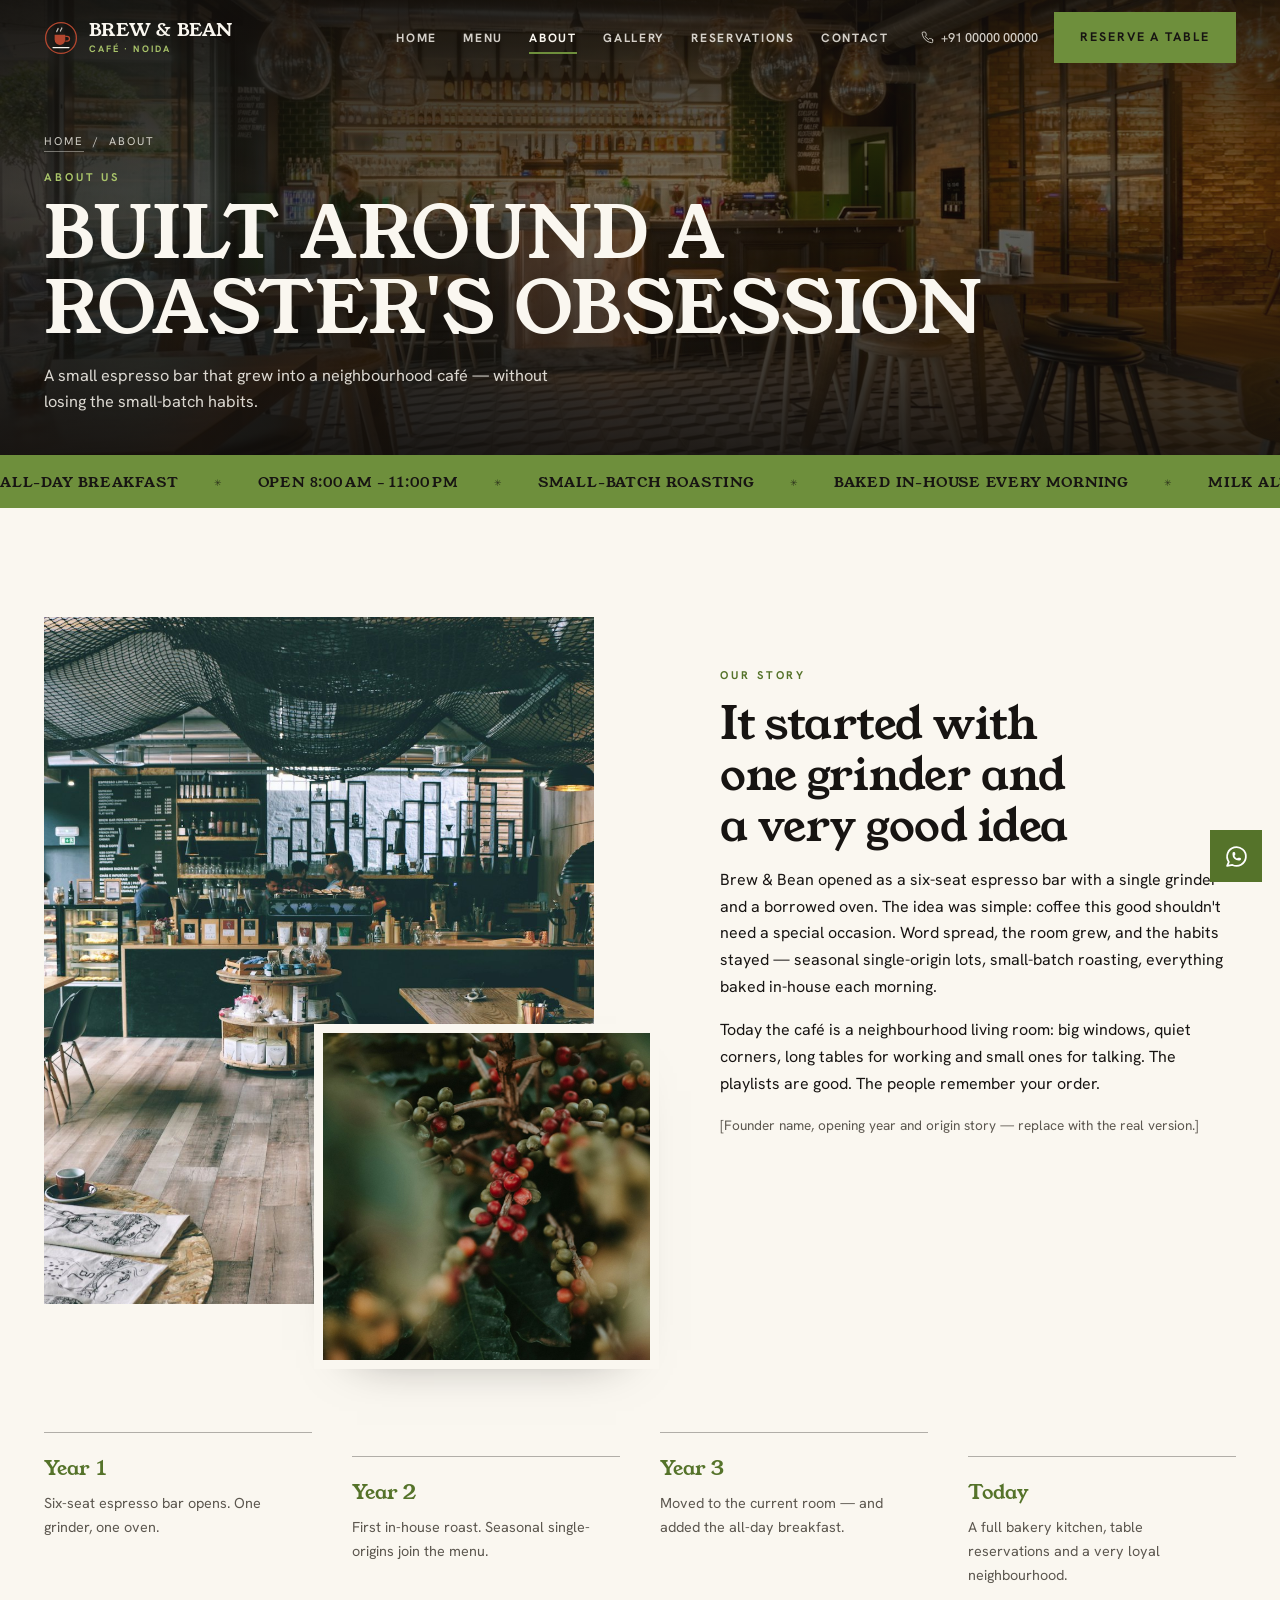
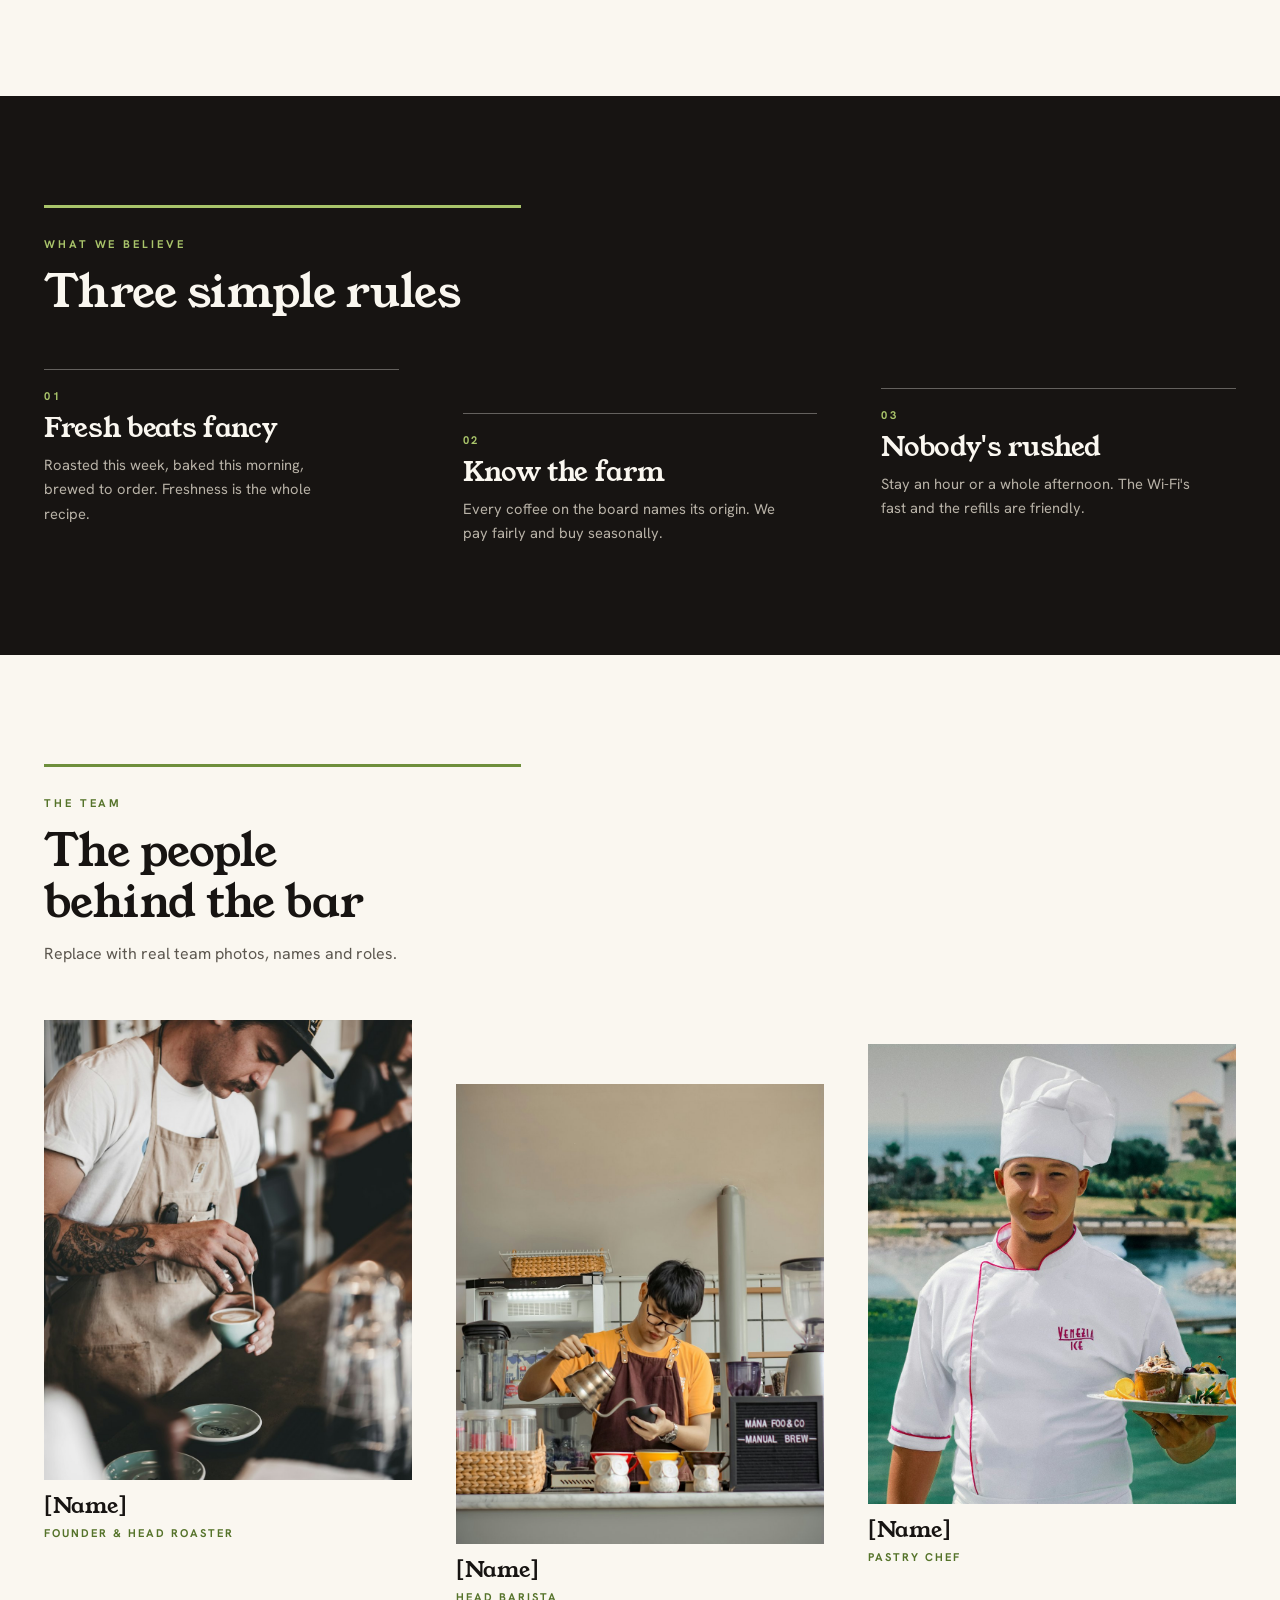
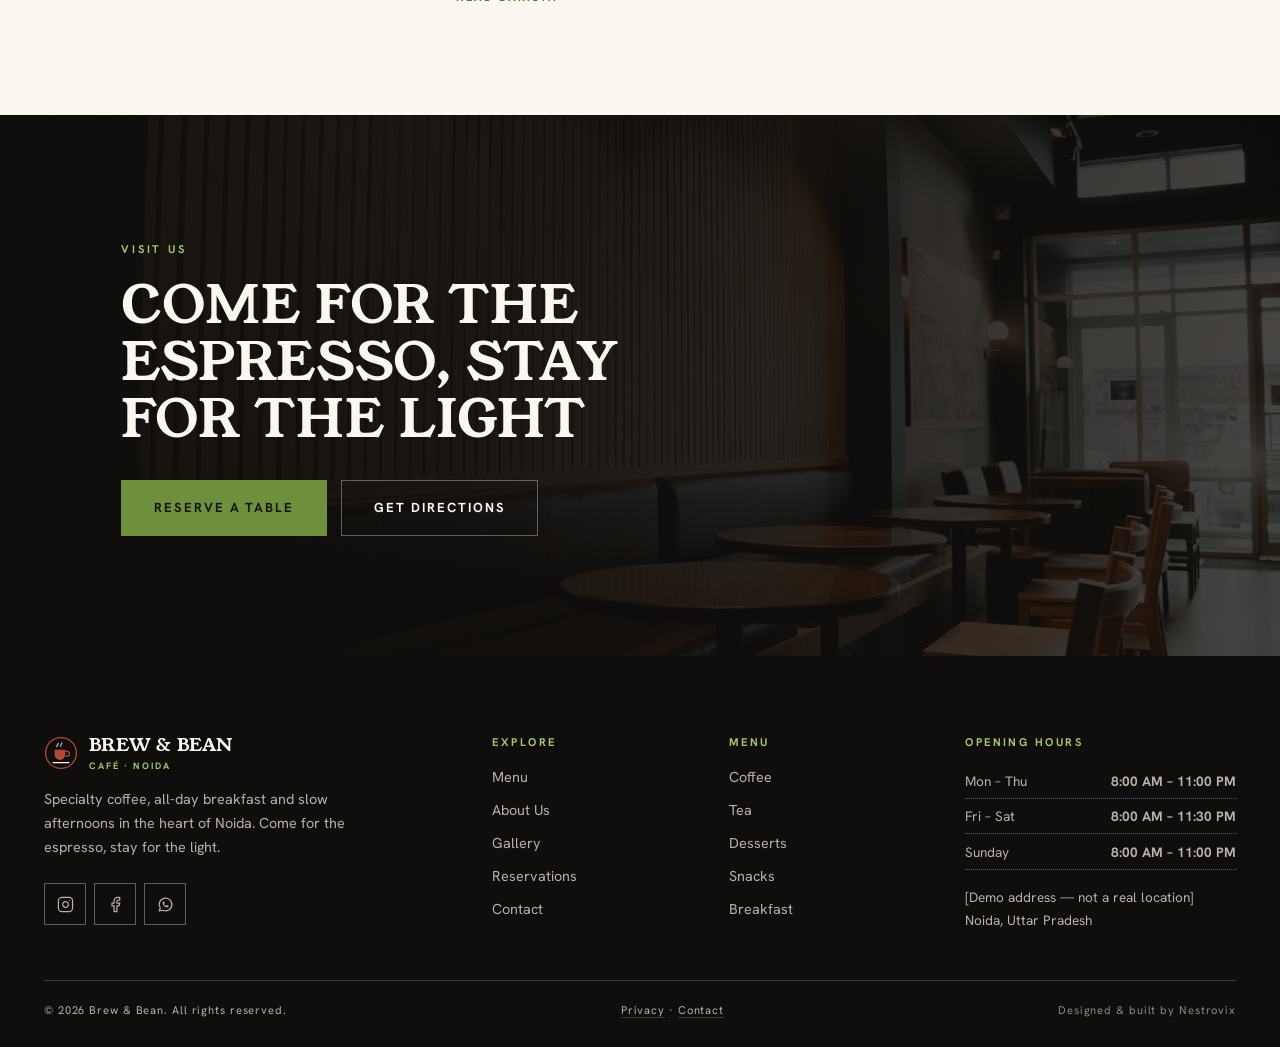
<file: about.html>
<!DOCTYPE html>
<html lang="en">
<head>
<meta charset="UTF-8">
<meta name="viewport" content="width=device-width, initial-scale=1">
<title>About Us — Brew & Bean Café, Noida</title>
<meta name="description" content="The story behind Brew & Bean — a neighbourhood café in Noida built around small-batch roasting, in-house baking and slow mornings.">
<link rel="canonical" href="https://brewandbean.vercel.app/about.html">
<meta property="og:type" content="website"><meta property="og:site_name" content="Brew &amp; Bean">
<meta property="og:title" content="About Us — Brew & Bean Café, Noida"><meta property="og:description" content="The story behind Brew & Bean — a neighbourhood café in Noida built around small-batch roasting, in-house baking and slow mornings.">
<meta property="og:image" content="https://brewandbean.vercel.app/assets/og-image.png"><meta property="og:url" content="https://brewandbean.vercel.app/about.html">
<meta name="twitter:card" content="summary_large_image">
<meta name="theme-color" content="#FAF7F0">
<link rel="icon" href="assets/favicon.svg" type="image/svg+xml">
<link rel="preload" href="assets/fonts/young-serif-latin-400-normal.woff2" as="font" type="font/woff2" crossorigin>
<link rel="preload" href="assets/fonts/hanken-grotesk-latin-400-normal.woff2" as="font" type="font/woff2" crossorigin>
<link rel="stylesheet" href="css/style.css">
<script>document.documentElement.classList.add("js")</script>

</head>
<body><a class="skip-link" href="#main">Skip to content</a>
<svg width="0" height="0" style="position:absolute" aria-hidden="true"><defs>
<symbol id="i-phone" viewBox="0 0 24 24"><path d="M22 16.92v3a2 2 0 0 1-2.18 2 19.8 19.8 0 0 1-8.63-3.07 19.5 19.5 0 0 1-6-6A19.8 19.8 0 0 1 2.12 4.18 2 2 0 0 1 4.11 2h3a2 2 0 0 1 2 1.72c.13.96.36 1.9.7 2.81a2 2 0 0 1-.45 2.11L8.09 9.91a16 16 0 0 0 6 6l1.27-1.27a2 2 0 0 1 2.11-.45c.91.34 1.85.57 2.81.7A2 2 0 0 1 22 16.92z"/></symbol>
<symbol id="i-pin" viewBox="0 0 24 24"><path d="M20 10c0 6-8 12-8 12s-8-6-8-12a8 8 0 0 1 16 0z"/><circle cx="12" cy="10" r="3"/></symbol>
<symbol id="i-clock" viewBox="0 0 24 24"><circle cx="12" cy="12" r="10"/><path d="M12 6v6l4 2"/></symbol>
<symbol id="i-mail" viewBox="0 0 24 24"><rect width="20" height="16" x="2" y="4" rx="2"/><path d="m22 7-8.97 5.7a1.94 1.94 0 0 1-2.06 0L2 7"/></symbol>
<symbol id="i-arrow" viewBox="0 0 24 24"><path d="M5 12h14"/><path d="m12 5 7 7-7 7"/></symbol>
<symbol id="i-search" viewBox="0 0 24 24"><circle cx="11" cy="11" r="8"/><path d="m21 21-4.3-4.3"/></symbol>
<symbol id="i-x" viewBox="0 0 24 24"><path d="M18 6 6 18"/><path d="m6 6 12 12"/></symbol>
<symbol id="i-left" viewBox="0 0 24 24"><path d="m15 18-6-6 6-6"/></symbol>
<symbol id="i-right" viewBox="0 0 24 24"><path d="m9 18 6-6-6-6"/></symbol>
<symbol id="i-check" viewBox="0 0 24 24"><path d="M20 6 9 17l-5-5"/></symbol>
<symbol id="i-leaf" viewBox="0 0 24 24"><path d="M11 20A7 7 0 0 1 9.8 6.1C15.5 5 17 4.48 19 2c1 2 2 4.18 2 8 0 5.5-4.78 10-10 10Z"/><path d="M2 21c0-3 1.85-5.36 5.08-6C9.5 14.52 12 13 13 12"/></symbol>
<symbol id="i-flame" viewBox="0 0 24 24"><path d="M8.5 14.5A2.5 2.5 0 0 0 11 12c0-1.38-.5-2-1-3-1.072-2.143-.224-4.054 2-6 .5 2.5 2 4.9 4 6.5 2 1.6 3 3.5 3 5.5a7 7 0 1 1-14 0c0-1.153.433-2.294 1-3a2.5 2.5 0 0 0 2.5 2.5z"/></symbol>
<symbol id="i-croissant" viewBox="0 0 24 24"><path d="m4.6 13.11 5.79-3.21c1.89-1.05 4.79 1.78 3.71 3.71l-3.22 5.81C8.8 23.16.79 15.23 4.6 13.11Z"/><path d="m10.5 9.5-1-2.29C9.2 6.48 8.8 6 8 6H4.5C2.79 6 2 6.5 2 8.5a7.71 7.71 0 0 0 2 4.83"/><path d="M8 6c0-1.55.24-4-2-4-2 0-2.5 2.17-2.5 4"/><path d="m14.5 13.5 2.29 1c.73.3 1.21.7 1.21 1.5v3.5c0 1.71-.5 2.5-2.5 2.5a7.71 7.71 0 0 1-4.83-2"/><path d="M18 16c1.55 0 4-.24 4 2 0 2-2.17 2.5-4 2.5"/></symbol>
<symbol id="i-wifi" viewBox="0 0 24 24"><path d="M12 20h.01"/><path d="M2 8.82a15 15 0 0 1 20 0"/><path d="M5 12.859a10 10 0 0 1 14 0"/><path d="M8.5 16.429a5 5 0 0 1 7 0"/></symbol>
<symbol id="i-cup" viewBox="0 0 24 24"><path d="M17 8h1a4 4 0 1 1 0 8h-1"/><path d="M3 8h14v9a4 4 0 0 1-4 4H7a4 4 0 0 1-4-4Z"/><path d="M6 2v2"/><path d="M10 2v2"/><path d="M14 2v2"/></symbol>
<symbol id="i-instagram" viewBox="0 0 24 24"><rect width="20" height="20" x="2" y="2" rx="5"/><path d="M16 11.37A4 4 0 1 1 12.63 8 4 4 0 0 1 16 11.37z"/><path d="M17.5 6.5h.01"/></symbol>
<symbol id="i-facebook" viewBox="0 0 24 24"><path d="M18 2h-3a5 5 0 0 0-5 5v3H7v4h3v8h4v-8h3l1-4h-4V7a1 1 0 0 1 1-1h3z"/></symbol>
<symbol id="i-whatsapp" viewBox="0 0 24 24"><path d="M3 21l1.65-3.8a9 9 0 1 1 3.4 2.9L3 21" fill="none"/><path d="M9 10a.5.5 0 0 0 1 0V9a.5.5 0 0 0-1 0v1a5 5 0 0 0 5 5h1a.5.5 0 0 0 0-1h-1a.5.5 0 0 0 0 1"/></symbol>
<symbol id="i-calendar" viewBox="0 0 24 24"><path d="M8 2v4"/><path d="M16 2v4"/><rect width="18" height="18" x="3" y="4" rx="2"/><path d="M3 10h18"/></symbol>
<symbol id="i-users" viewBox="0 0 24 24"><path d="M16 21v-2a4 4 0 0 0-4-4H6a4 4 0 0 0-4 4v2"/><circle cx="9" cy="7" r="4"/><path d="M22 21v-2a4 4 0 0 0-3-3.87"/><path d="M16 3.13a4 4 0 0 1 0 7.75"/></symbol>
<symbol id="i-star" viewBox="0 0 24 24"><path d="M12 2l3.09 6.26L22 9.27l-5 4.87 1.18 6.88L12 17.77l-6.18 3.25L7 14.14 2 9.27l6.91-1.01L12 2z"/></symbol>
</defs></svg>
<header class="site-header" id="top">
  <div class="container--wide">
    <a class="brand" href="index.html" aria-label="Brew &amp; Bean — home"><svg class="brand__mark" viewBox="0 0 64 64" aria-hidden="true" fill="none"><circle cx="32" cy="32" r="29" stroke="#B4472F" stroke-width="2.5"/><path d="M20 26h20v9a10 10 0 0 1-20 0z" fill="#B4472F"/><path d="M40 29h3.5a4.5 4.5 0 0 1 0 9H40" stroke="#B4472F" stroke-width="2.5"/><path d="M26.5 14c0 2.6-2.5 3.4-2.5 6M33.5 13c0 2.6-2.5 3.4-2.5 6" stroke="currentColor" stroke-width="2.2" stroke-linecap="round" opacity=".8"/><path d="M17 50h30" stroke="currentColor" stroke-width="2.2" stroke-linecap="round"/></svg><span>Brew &amp; Bean<small>Café · Noida</small></span></a>
    <nav class="nav" aria-label="Primary">
      <ul class="nav__links"><li><a href="index.html">Home</a></li><li><a href="menu.html">Menu</a></li><li><a href="about.html">About</a></li><li><a href="gallery.html">Gallery</a></li><li><a href="reservations.html">Reservations</a></li><li><a href="contact.html">Contact</a></li></ul>
      <div class="nav__cta">
        <a class="nav__phone" data-href="tel" href="#"><svg class="ic"><use href="#i-phone"/></svg><span data-bind="phoneDisplay">+91 98XXX XXXXX</span></a>
        <a class="btn btn--primary" href="reservations.html">Reserve a Table</a>
        <button class="nav__toggle" aria-expanded="false" aria-controls="mobile-nav" aria-label="Open menu"><span></span></button>
      </div>
    </nav>
  </div>
</header>
<div class="mobile-nav" id="mobile-nav">
  <nav class="mobile-nav__links" aria-label="Mobile"><a href="index.html">Home</a><a href="menu.html">Menu</a><a href="about.html">About</a><a href="gallery.html">Gallery</a><a href="reservations.html">Reservations</a><a href="contact.html">Contact</a></nav>
  <a class="btn btn--primary btn--lg" href="reservations.html">Reserve a Table</a>
  <div class="mobile-nav__meta">
    <a data-href="tel" href="#"><svg class="ic"><use href="#i-phone"/></svg> <span data-bind="phoneDisplay">+91 98XXX XXXXX</span></a>
    <a data-href="whatsapp" href="#" target="_blank" rel="noopener"><svg class="ic"><use href="#i-whatsapp"/></svg> Chat on WhatsApp</a>
    <span><svg class="ic"><use href="#i-clock"/></svg> <span data-open-badge class="open-badge">Open today</span></span>
  </div>
</div>
<main id="main"><section class="page-hero">
  <div class="hero__media"><img src="assets/images/hero-about.jpg" alt="The café room in warm timber with counter stools and a chequered floor" fetchpriority="high" decoding="async" width="1600" height="1200"></div>
  <div class="hero__overlay"></div>
  <div class="container page-hero__content">
    <nav class="crumbs" aria-label="Breadcrumb"><a href="index.html">Home</a><span>/</span><span>About</span></nav>
    <span class="eyebrow" style="margin-top:1rem">About us</span>
    <h1>Built around a roaster's obsession</h1>
    <p class="lead">A small espresso bar that grew into a neighbourhood café — without losing the small-batch habits.</p>
  </div>
</section>
<div class="ticker">
  <div class="ticker__track">
    <ul class="ticker__set"><li>All-day breakfast</li><li>Open 8:00 AM – 11:00 PM</li><li>Small-batch roasting</li><li>Baked in-house every morning</li><li>Milk alternatives at no extra charge</li><li>Walk-ins welcome</li></ul>
    <ul class="ticker__set" aria-hidden="true"><li>All-day breakfast</li><li>Open 8:00 AM – 11:00 PM</li><li>Small-batch roasting</li><li>Baked in-house every morning</li><li>Milk alternatives at no extra charge</li><li>Walk-ins welcome</li></ul>
  </div>
</div>
<section class="section section--cream">
  <div class="container">
    <div class="split split--reverse">
      <div class="split__body reveal"><span class="eyebrow">Our story</span><h2>It started with one grinder and a very good idea</h2>
        <p>Brew &amp; Bean opened as a six-seat espresso bar with a single grinder and a borrowed oven. The idea was simple: coffee this good shouldn't need a special occasion. Word spread, the room grew, and the habits stayed — seasonal single-origin lots, small-batch roasting, everything baked in-house each morning.</p>
        <p>Today the café is a neighbourhood living room: big windows, quiet corners, long tables for working and small ones for talking. The playlists are good. The people remember your order.</p>
        <p class="muted" style="font-size:.85rem">[Founder name, opening year and origin story — replace with the real version.]</p></div>
      <div class="split__media reveal d1"><div class="frame"><img src="assets/images/about-1.jpg" alt="The main room with its long timber table and shelves of coffee gear" loading="lazy" decoding="async" width="1000" height="1250"></div><div class="frame frame--tall"><img src="assets/images/about-2.jpg" alt="Ripe red coffee cherries on the branch before harvest" loading="lazy" decoding="async" width="1000" height="1000"></div></div>
    </div>
    <div class="timeline reveal">
      <div><b>Year 1</b><p>Six-seat espresso bar opens. One grinder, one oven.</p></div>
      <div><b>Year 2</b><p>First in-house roast. Seasonal single-origins join the menu.</p></div>
      <div><b>Year 3</b><p>Moved to the current room — and added the all-day breakfast.</p></div>
      <div><b>Today</b><p>A full bakery kitchen, table reservations and a very loyal neighbourhood.</p></div>
    </div>
  </div>
</section>
<section class="section section--dark">
  <div class="container">
    <div class="section-head center reveal"><span class="eyebrow">What we believe</span><h2>Three simple rules</h2></div>
    <div class="values-grid">
      <div class="value reveal"><div class="num">01</div><h3>Fresh beats fancy</h3><p>Roasted this week, baked this morning, brewed to order. Freshness is the whole recipe.</p></div>
      <div class="value reveal d1"><div class="num">02</div><h3>Know the farm</h3><p>Every coffee on the board names its origin. We pay fairly and buy seasonally.</p></div>
      <div class="value reveal d2"><div class="num">03</div><h3>Nobody's rushed</h3><p>Stay an hour or a whole afternoon. The Wi-Fi's fast and the refills are friendly.</p></div>
    </div>
  </div>
</section>
<section class="section section--cream">
  <div class="container">
    <div class="section-head reveal"><span class="eyebrow">The team</span><h2>The people behind the bar</h2><p class="muted">Replace with real team photos, names and roles.</p></div>
    <div class="team-grid">
      <div class="team reveal"><div class="frame"><img src="assets/images/team-1.jpg" alt="The head roaster in a canvas apron finishing a cup at the bar" loading="lazy" decoding="async" width="1000" height="1250"></div><h3>[Name]</h3><p>Founder &amp; Head Roaster</p></div>
      <div class="team reveal d1"><div class="frame"><img src="assets/images/team-2.jpg" alt="The head barista in an apron working the espresso bar" loading="lazy" decoding="async" width="1000" height="1250"></div><h3>[Name]</h3><p>Head Barista</p></div>
      <div class="team reveal d2"><div class="frame"><img src="assets/images/team-3.jpg" alt="The pastry chef in whites plating a finished dessert" loading="lazy" decoding="async" width="1000" height="1250"></div><h3>[Name]</h3><p>Pastry Chef</p></div>
    </div>
  </div>
</section>
<section class="cta-band"><img src="assets/images/cta-about.jpg" alt="" loading="lazy" decoding="async" width="1600" height="900"><div class="container"><span class="eyebrow">Visit us</span><h2>Come for the espresso, stay for the light</h2><div class="hero__actions"><a class="btn btn--primary btn--lg" href="reservations.html">Reserve a Table</a><a class="btn btn--outline-light btn--lg" href="contact.html">Get directions</a></div></div></section>
</main>
<footer class="site-footer">
  <div class="container">
    <div class="footer-grid">
      <div>
        <a class="brand" href="index.html"><svg class="brand__mark" viewBox="0 0 64 64" aria-hidden="true" fill="none"><circle cx="32" cy="32" r="29" stroke="#B4472F" stroke-width="2.5"/><path d="M20 26h20v9a10 10 0 0 1-20 0z" fill="#B4472F"/><path d="M40 29h3.5a4.5 4.5 0 0 1 0 9H40" stroke="#B4472F" stroke-width="2.5"/><path d="M26.5 14c0 2.6-2.5 3.4-2.5 6M33.5 13c0 2.6-2.5 3.4-2.5 6" stroke="currentColor" stroke-width="2.2" stroke-linecap="round" opacity=".8"/><path d="M17 50h30" stroke="currentColor" stroke-width="2.2" stroke-linecap="round"/></svg><span>Brew &amp; Bean<small>Café · Noida</small></span></a>
        <p>Specialty coffee, all-day breakfast and slow afternoons in the heart of Noida. Come for the espresso, stay for the light.</p>
        <div class="socials mt-3">
          <a data-href="instagram" href="#" target="_blank" rel="noopener" aria-label="Instagram"><svg class="ic"><use href="#i-instagram"/></svg></a>
          <a data-href="facebook" href="#" target="_blank" rel="noopener" aria-label="Facebook"><svg class="ic"><use href="#i-facebook"/></svg></a>
          <a data-href="whatsapp" href="#" target="_blank" rel="noopener" aria-label="WhatsApp"><svg class="ic"><use href="#i-whatsapp"/></svg></a>
        </div>
      </div>
      <div><h4>Explore</h4><div class="footer-links"><a href="menu.html">Menu</a><a href="about.html">About Us</a><a href="gallery.html">Gallery</a><a href="reservations.html">Reservations</a><a href="contact.html">Contact</a></div></div>
      <div><h4>Menu</h4><div class="footer-links"><a href="menu.html#coffee">Coffee</a><a href="menu.html#tea">Tea</a><a href="menu.html#desserts">Desserts</a><a href="menu.html#snacks">Snacks</a><a href="menu.html#breakfast">Breakfast</a></div></div>
      <div><h4>Opening hours</h4><div class="hours" data-hours></div><p class="mt-2" style="font-size:.85rem"><span data-bind="addressLine1">[Address]</span><br><span data-bind="addressLine2">Noida, Uttar Pradesh</span></p></div>
    </div>
    <div class="footer-bottom">
      <span>© <span data-year>2026</span> Brew &amp; Bean. All rights reserved.</span>
      <span><a href="privacy.html">Privacy</a> · <a href="contact.html">Contact</a></span>
      <span class="made">Designed &amp; built by Nestrovix</span>
    </div>
  </div>
</footer>
<a class="whatsapp-float" data-href="whatsapp" href="#" target="_blank" rel="noopener" aria-label="Chat with us on WhatsApp"><svg class="ic"><use href="#i-whatsapp"/></svg></a>
<div class="sticky-reserve"><a class="btn btn--primary" href="reservations.html"><svg class="ic"><use href="#i-calendar"/></svg> Reserve a Table</a><a class="btn btn--outline-light" data-href="tel" href="#" aria-label="Call us"><svg class="ic"><use href="#i-phone"/></svg></a></div>
<script src="js/config.js"></script>
<script src="js/menu-data.js"></script>
<script src="js/main.js"></script></body></html>
</file>
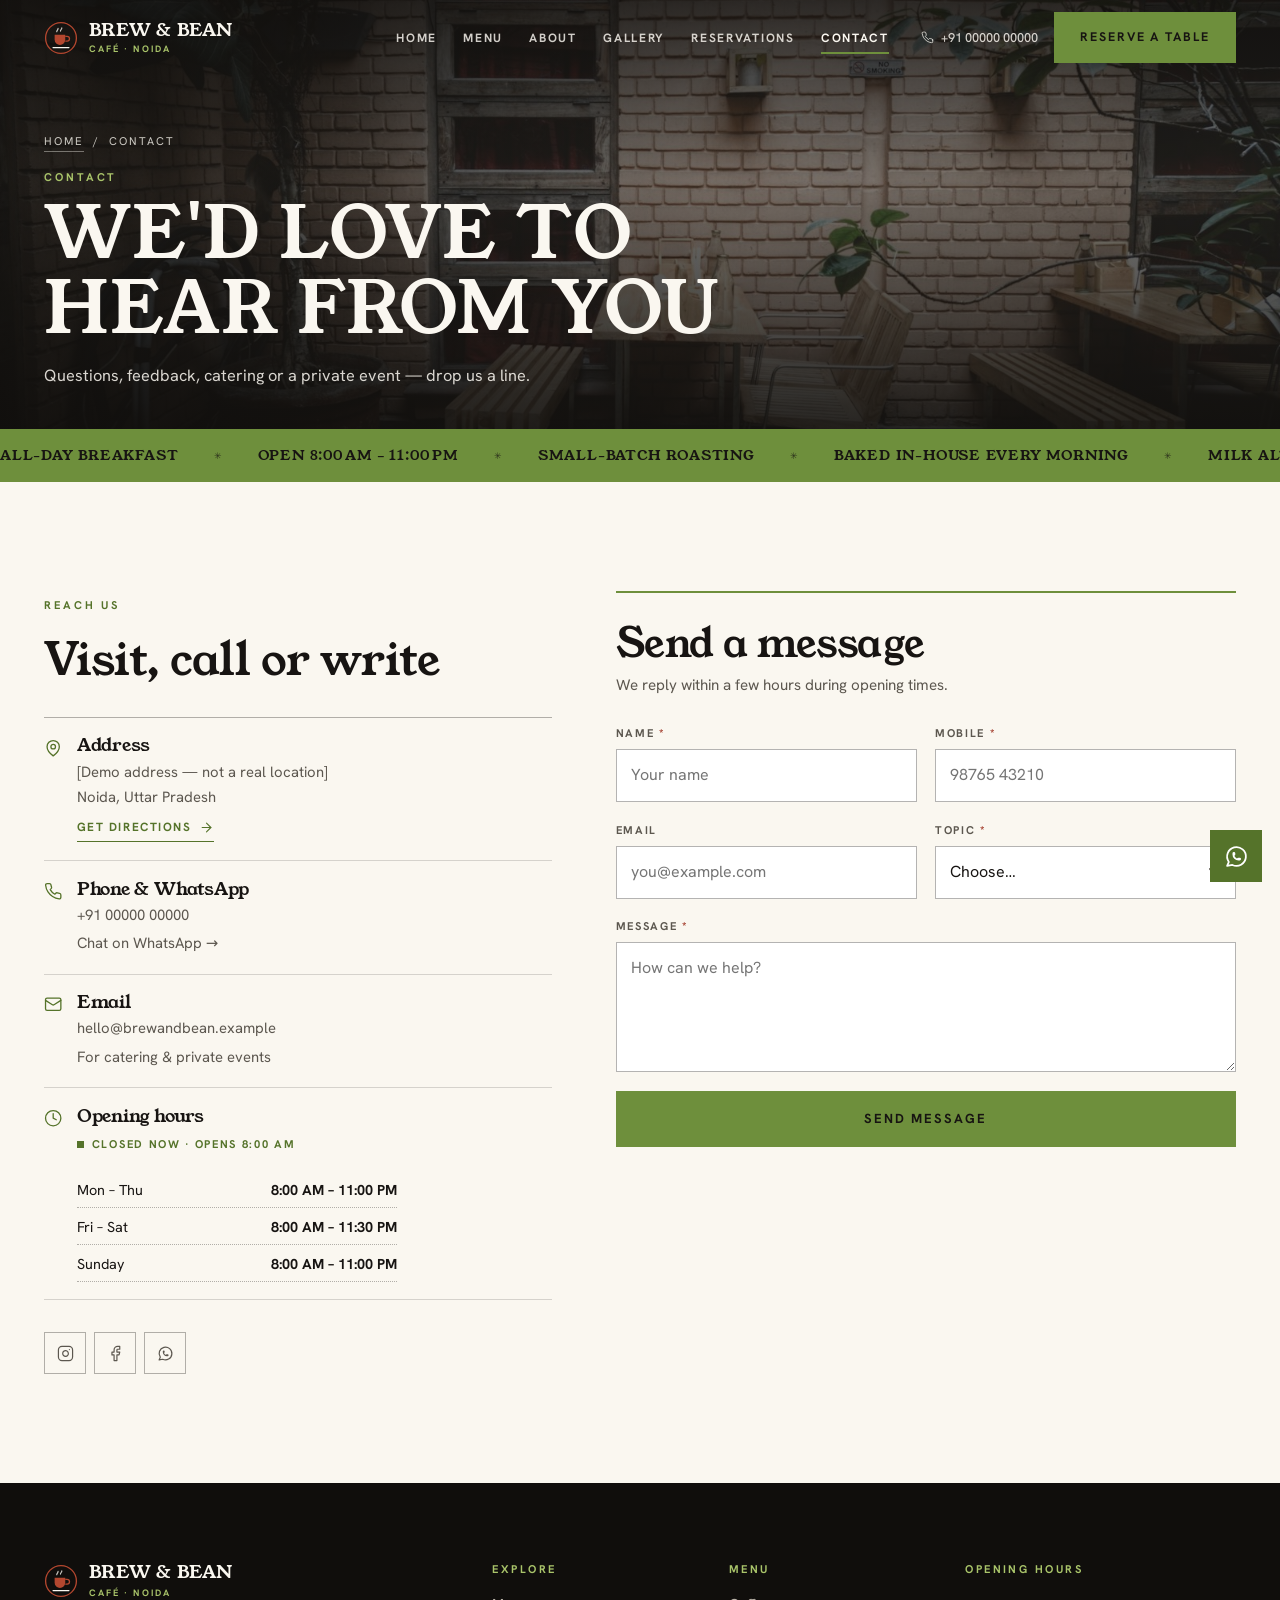
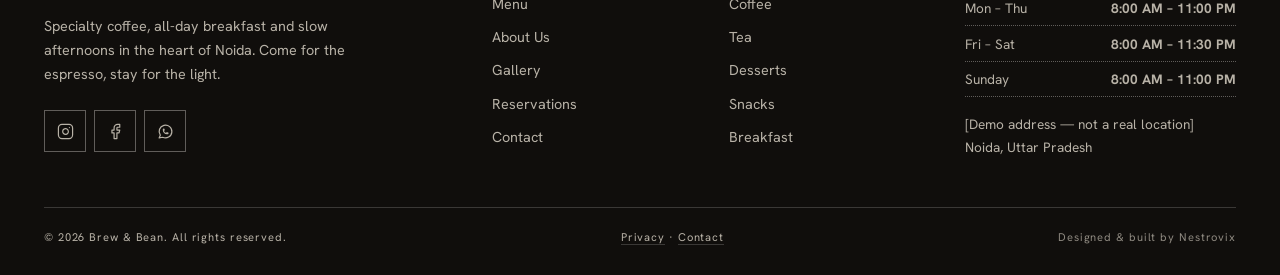
<file: contact.html>
<!DOCTYPE html>
<html lang="en">
<head>
<meta charset="UTF-8">
<meta name="viewport" content="width=device-width, initial-scale=1">
<title>Contact — Brew & Bean Café, Noida</title>
<meta name="description" content="Get in touch with Brew & Bean — address, opening hours, phone, WhatsApp and a quick contact form.">
<link rel="canonical" href="https://brewandbean.vercel.app/contact.html">
<meta property="og:type" content="website"><meta property="og:site_name" content="Brew &amp; Bean">
<meta property="og:title" content="Contact — Brew & Bean Café, Noida"><meta property="og:description" content="Get in touch with Brew & Bean — address, opening hours, phone, WhatsApp and a quick contact form.">
<meta property="og:image" content="https://brewandbean.vercel.app/assets/og-image.png"><meta property="og:url" content="https://brewandbean.vercel.app/contact.html">
<meta name="twitter:card" content="summary_large_image">
<meta name="theme-color" content="#FAF7F0">
<link rel="icon" href="assets/favicon.svg" type="image/svg+xml">
<link rel="preload" href="assets/fonts/young-serif-latin-400-normal.woff2" as="font" type="font/woff2" crossorigin>
<link rel="preload" href="assets/fonts/hanken-grotesk-latin-400-normal.woff2" as="font" type="font/woff2" crossorigin>
<link rel="stylesheet" href="css/style.css">
<script>document.documentElement.classList.add("js")</script>
<script type="application/ld+json">
{"@context":"https://schema.org","@type":"CafeOrCoffeeShop","name":"Brew & Bean","image":"https://brewandbean.vercel.app/assets/og-image.png","url":"https://brewandbean.vercel.app/","telephone":"+91-98XXX-XXXXX","priceRange":"₹₹","servesCuisine":["Coffee","Café","Breakfast","Bakery"],"address":{"@type":"PostalAddress","streetAddress":"[Replace with street address]","addressLocality":"Noida","addressRegion":"Uttar Pradesh","postalCode":"201301","addressCountry":"IN"},"openingHoursSpecification":[{"@type":"OpeningHoursSpecification","dayOfWeek":["Monday","Tuesday","Wednesday","Thursday","Sunday"],"opens":"08:00","closes":"23:00"},{"@type":"OpeningHoursSpecification","dayOfWeek":["Friday","Saturday"],"opens":"08:00","closes":"23:30"}],"acceptsReservations":"True","sameAs":["https://example.com/"]}
</script>
</head>
<body><a class="skip-link" href="#main">Skip to content</a>
<svg width="0" height="0" style="position:absolute" aria-hidden="true"><defs>
<symbol id="i-phone" viewBox="0 0 24 24"><path d="M22 16.92v3a2 2 0 0 1-2.18 2 19.8 19.8 0 0 1-8.63-3.07 19.5 19.5 0 0 1-6-6A19.8 19.8 0 0 1 2.12 4.18 2 2 0 0 1 4.11 2h3a2 2 0 0 1 2 1.72c.13.96.36 1.9.7 2.81a2 2 0 0 1-.45 2.11L8.09 9.91a16 16 0 0 0 6 6l1.27-1.27a2 2 0 0 1 2.11-.45c.91.34 1.85.57 2.81.7A2 2 0 0 1 22 16.92z"/></symbol>
<symbol id="i-pin" viewBox="0 0 24 24"><path d="M20 10c0 6-8 12-8 12s-8-6-8-12a8 8 0 0 1 16 0z"/><circle cx="12" cy="10" r="3"/></symbol>
<symbol id="i-clock" viewBox="0 0 24 24"><circle cx="12" cy="12" r="10"/><path d="M12 6v6l4 2"/></symbol>
<symbol id="i-mail" viewBox="0 0 24 24"><rect width="20" height="16" x="2" y="4" rx="2"/><path d="m22 7-8.97 5.7a1.94 1.94 0 0 1-2.06 0L2 7"/></symbol>
<symbol id="i-arrow" viewBox="0 0 24 24"><path d="M5 12h14"/><path d="m12 5 7 7-7 7"/></symbol>
<symbol id="i-search" viewBox="0 0 24 24"><circle cx="11" cy="11" r="8"/><path d="m21 21-4.3-4.3"/></symbol>
<symbol id="i-x" viewBox="0 0 24 24"><path d="M18 6 6 18"/><path d="m6 6 12 12"/></symbol>
<symbol id="i-left" viewBox="0 0 24 24"><path d="m15 18-6-6 6-6"/></symbol>
<symbol id="i-right" viewBox="0 0 24 24"><path d="m9 18 6-6-6-6"/></symbol>
<symbol id="i-check" viewBox="0 0 24 24"><path d="M20 6 9 17l-5-5"/></symbol>
<symbol id="i-leaf" viewBox="0 0 24 24"><path d="M11 20A7 7 0 0 1 9.8 6.1C15.5 5 17 4.48 19 2c1 2 2 4.18 2 8 0 5.5-4.78 10-10 10Z"/><path d="M2 21c0-3 1.85-5.36 5.08-6C9.5 14.52 12 13 13 12"/></symbol>
<symbol id="i-flame" viewBox="0 0 24 24"><path d="M8.5 14.5A2.5 2.5 0 0 0 11 12c0-1.38-.5-2-1-3-1.072-2.143-.224-4.054 2-6 .5 2.5 2 4.9 4 6.5 2 1.6 3 3.5 3 5.5a7 7 0 1 1-14 0c0-1.153.433-2.294 1-3a2.5 2.5 0 0 0 2.5 2.5z"/></symbol>
<symbol id="i-croissant" viewBox="0 0 24 24"><path d="m4.6 13.11 5.79-3.21c1.89-1.05 4.79 1.78 3.71 3.71l-3.22 5.81C8.8 23.16.79 15.23 4.6 13.11Z"/><path d="m10.5 9.5-1-2.29C9.2 6.48 8.8 6 8 6H4.5C2.79 6 2 6.5 2 8.5a7.71 7.71 0 0 0 2 4.83"/><path d="M8 6c0-1.55.24-4-2-4-2 0-2.5 2.17-2.5 4"/><path d="m14.5 13.5 2.29 1c.73.3 1.21.7 1.21 1.5v3.5c0 1.71-.5 2.5-2.5 2.5a7.71 7.71 0 0 1-4.83-2"/><path d="M18 16c1.55 0 4-.24 4 2 0 2-2.17 2.5-4 2.5"/></symbol>
<symbol id="i-wifi" viewBox="0 0 24 24"><path d="M12 20h.01"/><path d="M2 8.82a15 15 0 0 1 20 0"/><path d="M5 12.859a10 10 0 0 1 14 0"/><path d="M8.5 16.429a5 5 0 0 1 7 0"/></symbol>
<symbol id="i-cup" viewBox="0 0 24 24"><path d="M17 8h1a4 4 0 1 1 0 8h-1"/><path d="M3 8h14v9a4 4 0 0 1-4 4H7a4 4 0 0 1-4-4Z"/><path d="M6 2v2"/><path d="M10 2v2"/><path d="M14 2v2"/></symbol>
<symbol id="i-instagram" viewBox="0 0 24 24"><rect width="20" height="20" x="2" y="2" rx="5"/><path d="M16 11.37A4 4 0 1 1 12.63 8 4 4 0 0 1 16 11.37z"/><path d="M17.5 6.5h.01"/></symbol>
<symbol id="i-facebook" viewBox="0 0 24 24"><path d="M18 2h-3a5 5 0 0 0-5 5v3H7v4h3v8h4v-8h3l1-4h-4V7a1 1 0 0 1 1-1h3z"/></symbol>
<symbol id="i-whatsapp" viewBox="0 0 24 24"><path d="M3 21l1.65-3.8a9 9 0 1 1 3.4 2.9L3 21" fill="none"/><path d="M9 10a.5.5 0 0 0 1 0V9a.5.5 0 0 0-1 0v1a5 5 0 0 0 5 5h1a.5.5 0 0 0 0-1h-1a.5.5 0 0 0 0 1"/></symbol>
<symbol id="i-calendar" viewBox="0 0 24 24"><path d="M8 2v4"/><path d="M16 2v4"/><rect width="18" height="18" x="3" y="4" rx="2"/><path d="M3 10h18"/></symbol>
<symbol id="i-users" viewBox="0 0 24 24"><path d="M16 21v-2a4 4 0 0 0-4-4H6a4 4 0 0 0-4 4v2"/><circle cx="9" cy="7" r="4"/><path d="M22 21v-2a4 4 0 0 0-3-3.87"/><path d="M16 3.13a4 4 0 0 1 0 7.75"/></symbol>
<symbol id="i-star" viewBox="0 0 24 24"><path d="M12 2l3.09 6.26L22 9.27l-5 4.87 1.18 6.88L12 17.77l-6.18 3.25L7 14.14 2 9.27l6.91-1.01L12 2z"/></symbol>
</defs></svg>
<header class="site-header" id="top">
  <div class="container--wide">
    <a class="brand" href="index.html" aria-label="Brew &amp; Bean — home"><svg class="brand__mark" viewBox="0 0 64 64" aria-hidden="true" fill="none"><circle cx="32" cy="32" r="29" stroke="#B4472F" stroke-width="2.5"/><path d="M20 26h20v9a10 10 0 0 1-20 0z" fill="#B4472F"/><path d="M40 29h3.5a4.5 4.5 0 0 1 0 9H40" stroke="#B4472F" stroke-width="2.5"/><path d="M26.5 14c0 2.6-2.5 3.4-2.5 6M33.5 13c0 2.6-2.5 3.4-2.5 6" stroke="currentColor" stroke-width="2.2" stroke-linecap="round" opacity=".8"/><path d="M17 50h30" stroke="currentColor" stroke-width="2.2" stroke-linecap="round"/></svg><span>Brew &amp; Bean<small>Café · Noida</small></span></a>
    <nav class="nav" aria-label="Primary">
      <ul class="nav__links"><li><a href="index.html">Home</a></li><li><a href="menu.html">Menu</a></li><li><a href="about.html">About</a></li><li><a href="gallery.html">Gallery</a></li><li><a href="reservations.html">Reservations</a></li><li><a href="contact.html">Contact</a></li></ul>
      <div class="nav__cta">
        <a class="nav__phone" data-href="tel" href="#"><svg class="ic"><use href="#i-phone"/></svg><span data-bind="phoneDisplay">+91 98XXX XXXXX</span></a>
        <a class="btn btn--primary" href="reservations.html">Reserve a Table</a>
        <button class="nav__toggle" aria-expanded="false" aria-controls="mobile-nav" aria-label="Open menu"><span></span></button>
      </div>
    </nav>
  </div>
</header>
<div class="mobile-nav" id="mobile-nav">
  <nav class="mobile-nav__links" aria-label="Mobile"><a href="index.html">Home</a><a href="menu.html">Menu</a><a href="about.html">About</a><a href="gallery.html">Gallery</a><a href="reservations.html">Reservations</a><a href="contact.html">Contact</a></nav>
  <a class="btn btn--primary btn--lg" href="reservations.html">Reserve a Table</a>
  <div class="mobile-nav__meta">
    <a data-href="tel" href="#"><svg class="ic"><use href="#i-phone"/></svg> <span data-bind="phoneDisplay">+91 98XXX XXXXX</span></a>
    <a data-href="whatsapp" href="#" target="_blank" rel="noopener"><svg class="ic"><use href="#i-whatsapp"/></svg> Chat on WhatsApp</a>
    <span><svg class="ic"><use href="#i-clock"/></svg> <span data-open-badge class="open-badge">Open today</span></span>
  </div>
</div>
<main id="main"><section class="page-hero">
  <div class="hero__media"><img src="assets/images/hero-contact.jpg" alt="A small café table and chair against an exposed brick wall with a trailing plant" fetchpriority="high" decoding="async" width="1600" height="1200"></div>
  <div class="hero__overlay"></div>
  <div class="container page-hero__content">
    <nav class="crumbs" aria-label="Breadcrumb"><a href="index.html">Home</a><span>/</span><span>Contact</span></nav>
    <span class="eyebrow" style="margin-top:1rem">Contact</span>
    <h1>We'd love to hear from you</h1>
    <p class="lead">Questions, feedback, catering or a private event — drop us a line.</p>
  </div>
</section>
<div class="ticker">
  <div class="ticker__track">
    <ul class="ticker__set"><li>All-day breakfast</li><li>Open 8:00 AM – 11:00 PM</li><li>Small-batch roasting</li><li>Baked in-house every morning</li><li>Milk alternatives at no extra charge</li><li>Walk-ins welcome</li></ul>
    <ul class="ticker__set" aria-hidden="true"><li>All-day breakfast</li><li>Open 8:00 AM – 11:00 PM</li><li>Small-batch roasting</li><li>Baked in-house every morning</li><li>Milk alternatives at no extra charge</li><li>Walk-ins welcome</li></ul>
  </div>
</div>
<section class="section section--cream">
  <div class="container">
    <div class="contact-layout">
      <div class="reveal">
        <span class="eyebrow">Reach us</span><h2 class="mt-2">Visit, call or write</h2>
        <div class="contact-cards mt-4">
          <div class="contact-card"><div class="why__icon"><svg class="ic"><use href="#i-pin"/></svg></div><div><h3>Address</h3><p><span data-bind="addressLine1">[Address]</span><br><span data-bind="addressLine2">Noida, Uttar Pradesh</span></p><a class="link-arrow mt-1" data-href="map" href="#" target="_blank" rel="noopener">Get directions <svg class="ic"><use href="#i-arrow"/></svg></a></div></div>
          <div class="contact-card"><div class="why__icon"><svg class="ic"><use href="#i-phone"/></svg></div><div><h3>Phone &amp; WhatsApp</h3><a class="val" data-href="tel" href="#"><span data-bind="phoneDisplay">+91 98XXX XXXXX</span></a><a class="val" data-href="whatsapp" href="#" target="_blank" rel="noopener">Chat on WhatsApp →</a></div></div>
          <div class="contact-card"><div class="why__icon"><svg class="ic"><use href="#i-mail"/></svg></div><div><h3>Email</h3><a class="val" data-href="mail" href="#"><span data-bind="email">hello@brewandbean.example</span></a><p>For catering &amp; private events</p></div></div>
          <div class="contact-card"><div class="why__icon"><svg class="ic"><use href="#i-clock"/></svg></div><div><h3>Opening hours</h3><span data-open-badge class="open-badge mt-1">Open today</span><div class="hours mt-2" data-hours style="max-width:320px"></div></div></div>
        </div>
        <div class="socials mt-4"><a data-href="instagram" href="#" target="_blank" rel="noopener" aria-label="Instagram"><svg class="ic"><use href="#i-instagram"/></svg></a><a data-href="facebook" href="#" target="_blank" rel="noopener" aria-label="Facebook"><svg class="ic"><use href="#i-facebook"/></svg></a><a data-href="whatsapp" href="#" target="_blank" rel="noopener" aria-label="WhatsApp"><svg class="ic"><use href="#i-whatsapp"/></svg></a></div>
      </div>
      <div class="res-card reveal d1">
        <h2>Send a message</h2><p>We reply within a few hours during opening times.</p>
        <form id="contact-form" class="form" novalidate>
          <div class="honeypot" aria-hidden="true"><label for="c-company">Company</label><input id="c-company" name="company" tabindex="-1" autocomplete="off"></div>
          <div class="form__row">
            <div class="field"><label for="c-name">Name <span class="req">*</span></label><input id="c-name" name="name" type="text" autocomplete="name" placeholder="Your name" data-validate="required name"><span class="field__error" role="alert"></span></div>
            <div class="field"><label for="c-phone">Mobile <span class="req">*</span></label><input id="c-phone" name="phone" type="tel" inputmode="numeric" autocomplete="tel" placeholder="98765 43210" data-validate="required phone"><span class="field__error" role="alert"></span></div>
          </div>
          <div class="form__row">
            <div class="field"><label for="c-email">Email</label><input id="c-email" name="email" type="email" autocomplete="email" placeholder="you@example.com" data-validate="email"><span class="field__error" role="alert"></span></div>
            <div class="field"><label for="c-topic">Topic <span class="req">*</span></label><select id="c-topic" name="topic" data-validate="select"><option value="">Choose…</option><option>General enquiry</option><option>Feedback</option><option>Catering / bulk order</option><option>Private event</option><option>Careers</option></select><span class="field__error" role="alert"></span></div>
          </div>
          <div class="field"><label for="c-message">Message <span class="req">*</span></label><textarea id="c-message" name="message" placeholder="How can we help?" data-validate="required min10"></textarea><span class="field__error" role="alert"></span></div>
          <div class="form__status" role="status" aria-live="polite"></div>
          <button class="btn btn--primary btn--lg btn--block" type="submit">Send message</button>
        </form>
      </div>
    </div>
  </div>
</section>
</main>
<footer class="site-footer">
  <div class="container">
    <div class="footer-grid">
      <div>
        <a class="brand" href="index.html"><svg class="brand__mark" viewBox="0 0 64 64" aria-hidden="true" fill="none"><circle cx="32" cy="32" r="29" stroke="#B4472F" stroke-width="2.5"/><path d="M20 26h20v9a10 10 0 0 1-20 0z" fill="#B4472F"/><path d="M40 29h3.5a4.5 4.5 0 0 1 0 9H40" stroke="#B4472F" stroke-width="2.5"/><path d="M26.5 14c0 2.6-2.5 3.4-2.5 6M33.5 13c0 2.6-2.5 3.4-2.5 6" stroke="currentColor" stroke-width="2.2" stroke-linecap="round" opacity=".8"/><path d="M17 50h30" stroke="currentColor" stroke-width="2.2" stroke-linecap="round"/></svg><span>Brew &amp; Bean<small>Café · Noida</small></span></a>
        <p>Specialty coffee, all-day breakfast and slow afternoons in the heart of Noida. Come for the espresso, stay for the light.</p>
        <div class="socials mt-3">
          <a data-href="instagram" href="#" target="_blank" rel="noopener" aria-label="Instagram"><svg class="ic"><use href="#i-instagram"/></svg></a>
          <a data-href="facebook" href="#" target="_blank" rel="noopener" aria-label="Facebook"><svg class="ic"><use href="#i-facebook"/></svg></a>
          <a data-href="whatsapp" href="#" target="_blank" rel="noopener" aria-label="WhatsApp"><svg class="ic"><use href="#i-whatsapp"/></svg></a>
        </div>
      </div>
      <div><h4>Explore</h4><div class="footer-links"><a href="menu.html">Menu</a><a href="about.html">About Us</a><a href="gallery.html">Gallery</a><a href="reservations.html">Reservations</a><a href="contact.html">Contact</a></div></div>
      <div><h4>Menu</h4><div class="footer-links"><a href="menu.html#coffee">Coffee</a><a href="menu.html#tea">Tea</a><a href="menu.html#desserts">Desserts</a><a href="menu.html#snacks">Snacks</a><a href="menu.html#breakfast">Breakfast</a></div></div>
      <div><h4>Opening hours</h4><div class="hours" data-hours></div><p class="mt-2" style="font-size:.85rem"><span data-bind="addressLine1">[Address]</span><br><span data-bind="addressLine2">Noida, Uttar Pradesh</span></p></div>
    </div>
    <div class="footer-bottom">
      <span>© <span data-year>2026</span> Brew &amp; Bean. All rights reserved.</span>
      <span><a href="privacy.html">Privacy</a> · <a href="contact.html">Contact</a></span>
      <span class="made">Designed &amp; built by Nestrovix</span>
    </div>
  </div>
</footer>
<a class="whatsapp-float" data-href="whatsapp" href="#" target="_blank" rel="noopener" aria-label="Chat with us on WhatsApp"><svg class="ic"><use href="#i-whatsapp"/></svg></a>
<div class="sticky-reserve"><a class="btn btn--primary" href="reservations.html"><svg class="ic"><use href="#i-calendar"/></svg> Reserve a Table</a><a class="btn btn--outline-light" data-href="tel" href="#" aria-label="Call us"><svg class="ic"><use href="#i-phone"/></svg></a></div>
<script src="js/config.js"></script>
<script src="js/menu-data.js"></script>
<script src="js/main.js"></script><script src="js/forms.js"></script></body></html>
</file>
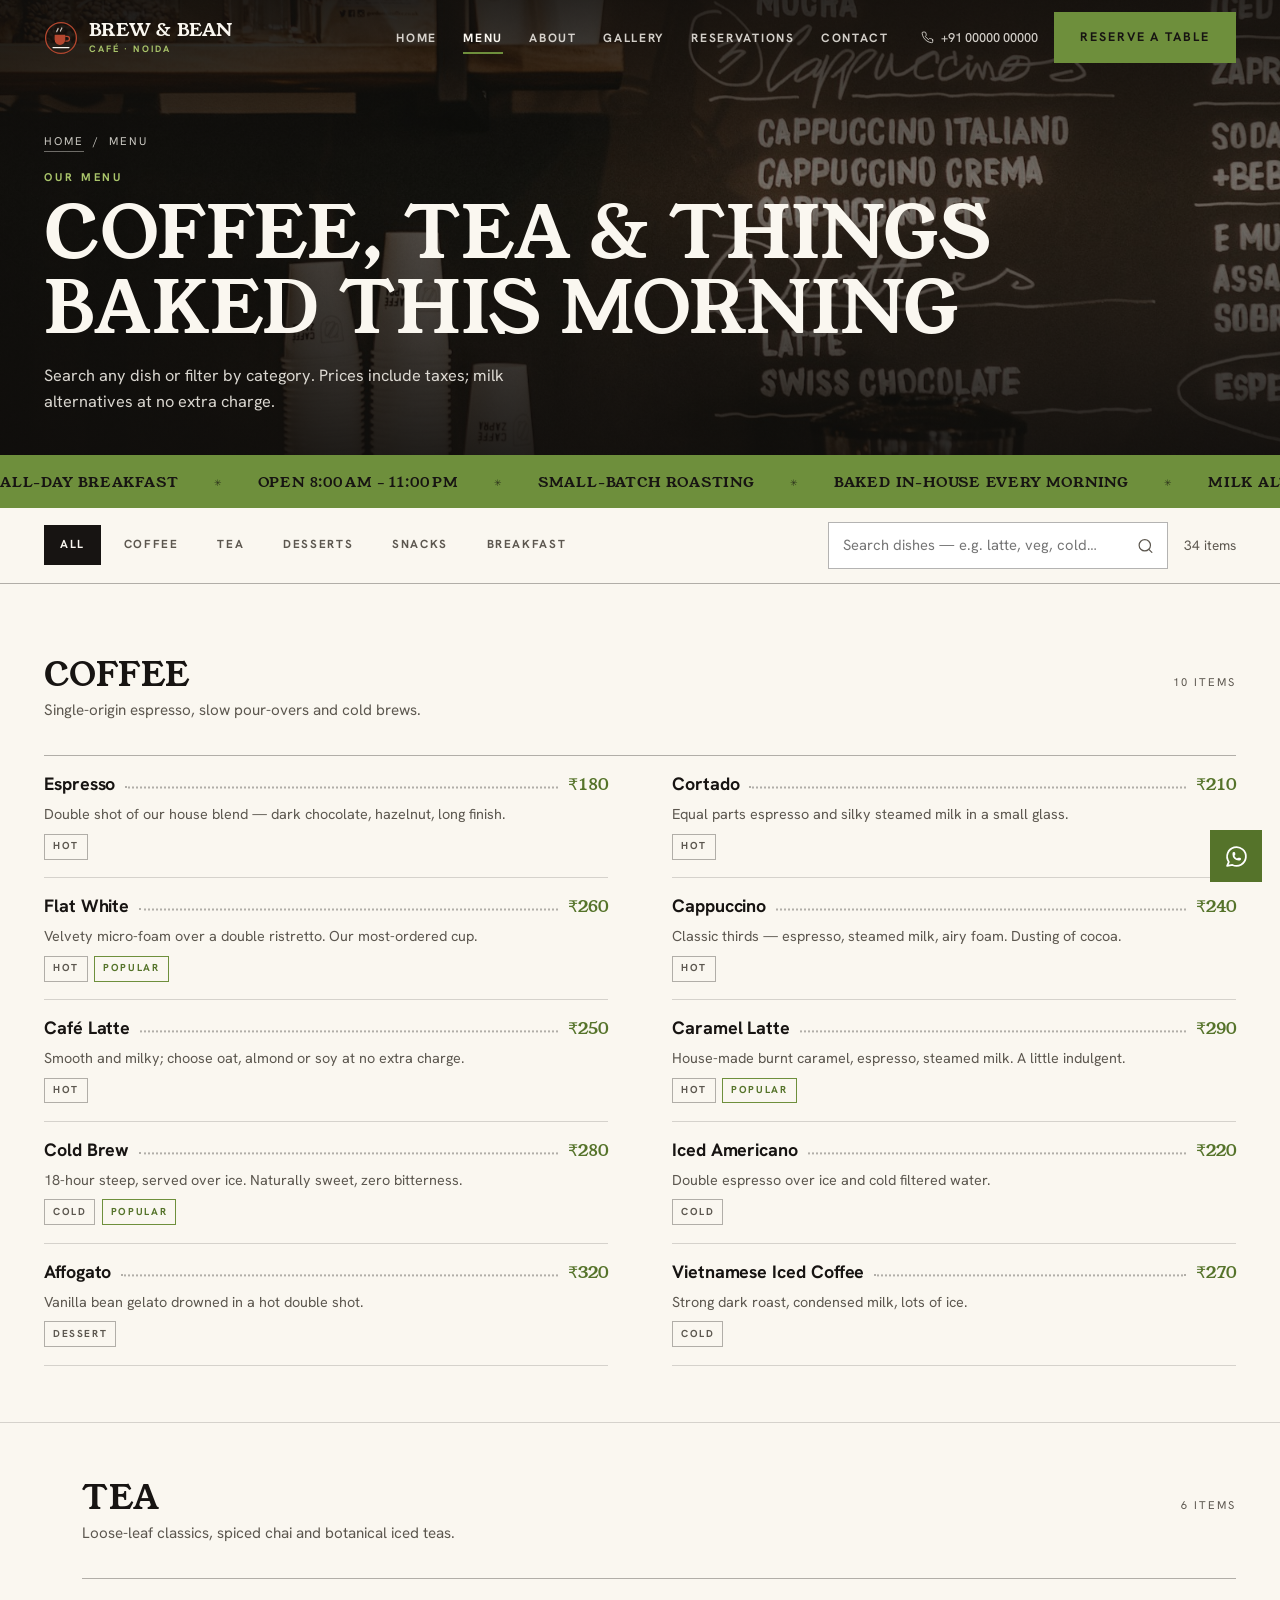
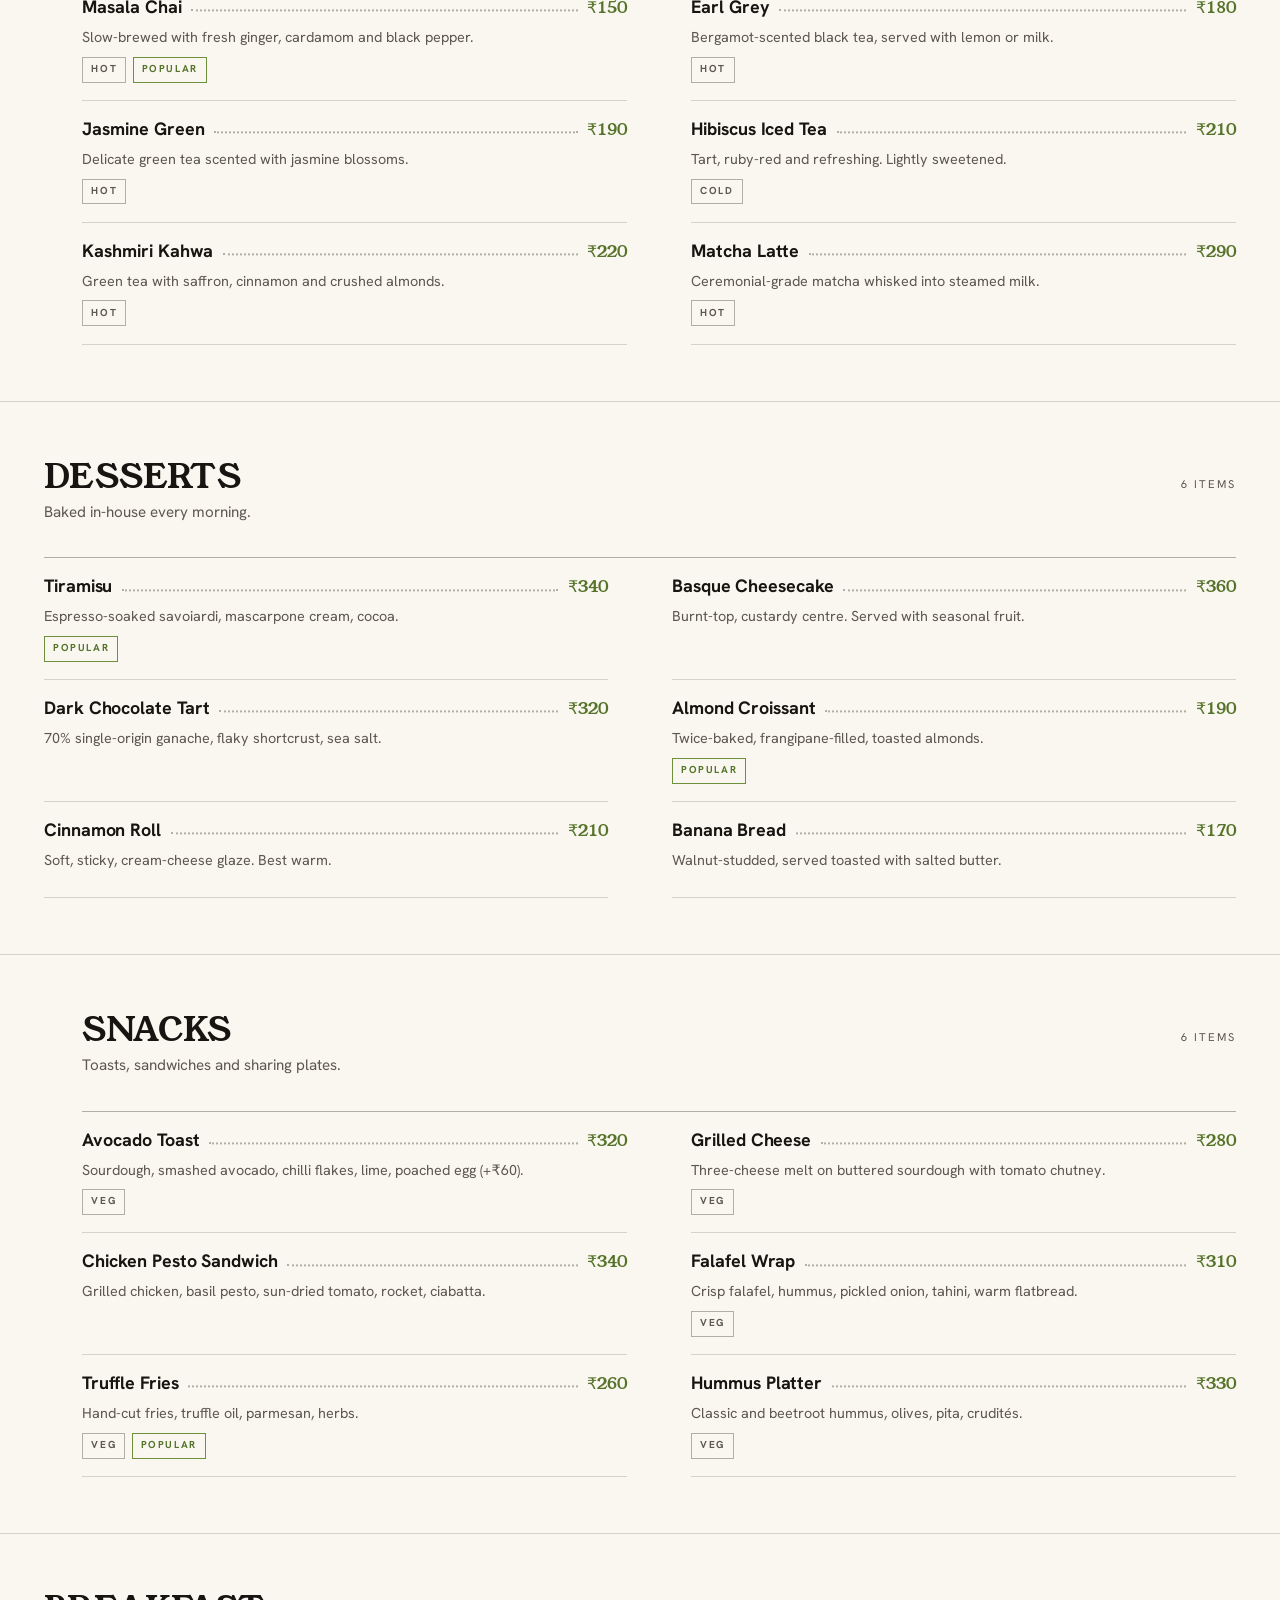
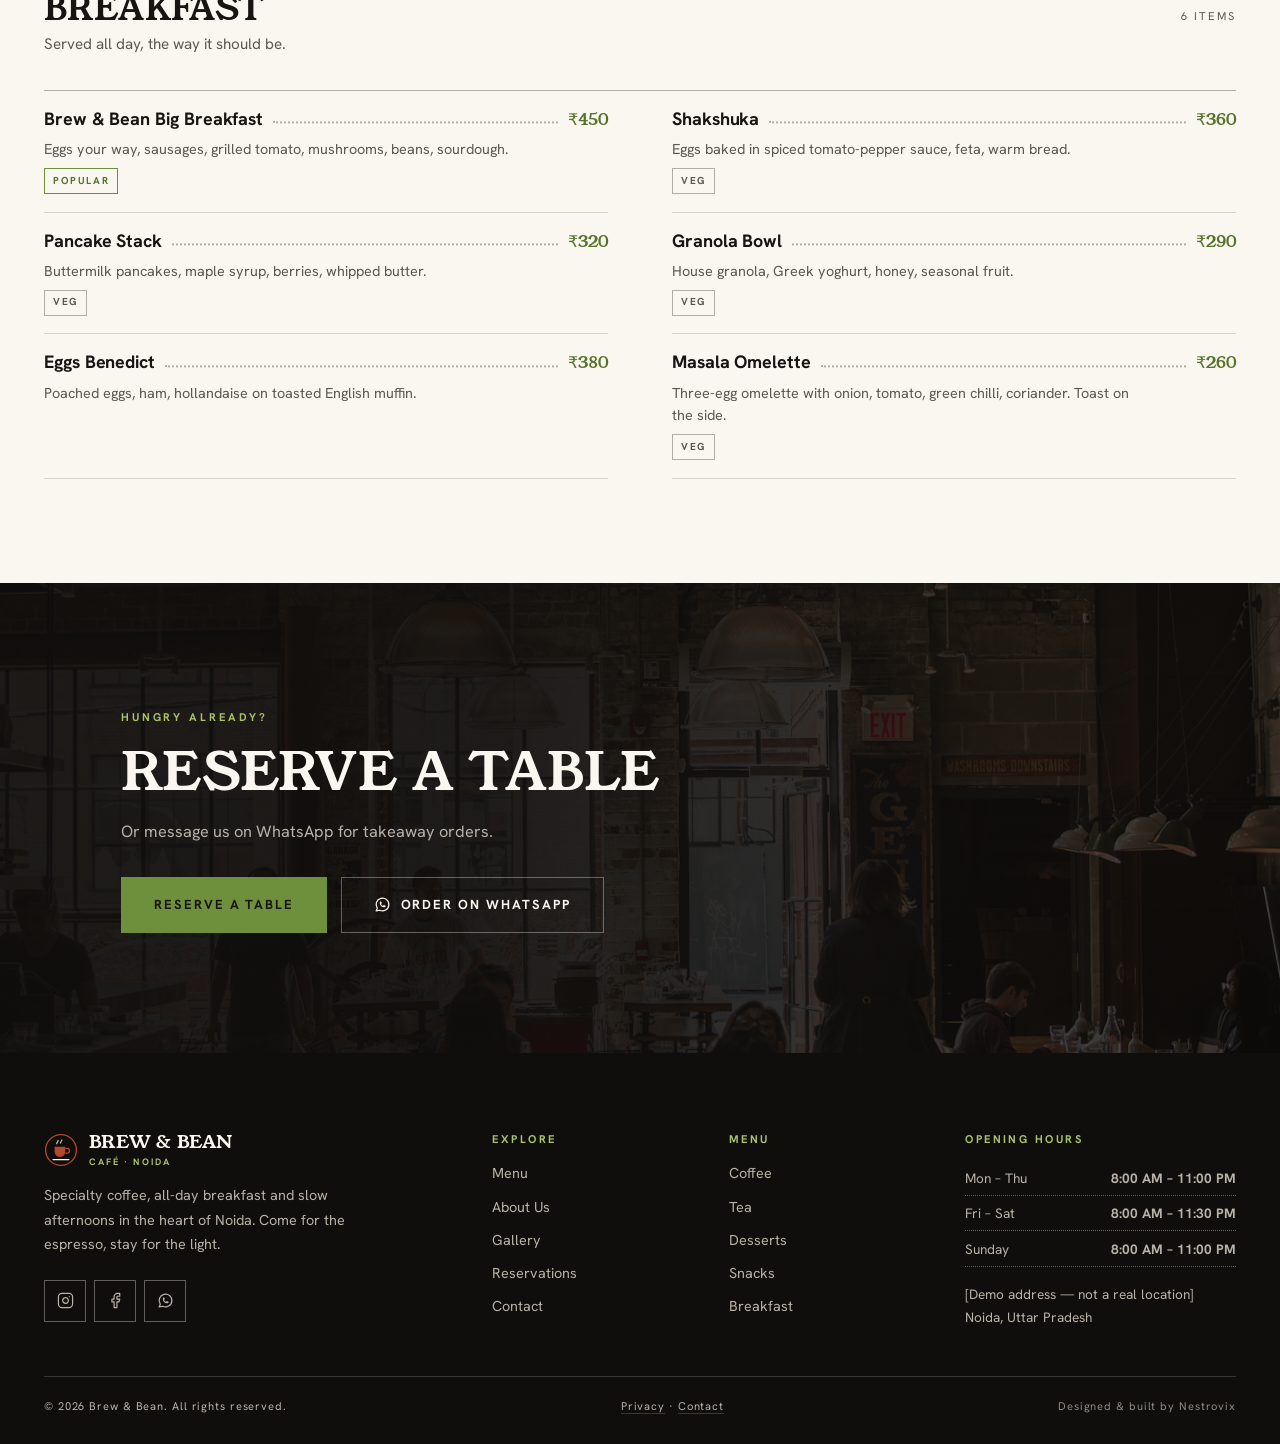
<file: menu.html>
<!DOCTYPE html>
<html lang="en">
<head>
<meta charset="UTF-8">
<meta name="viewport" content="width=device-width, initial-scale=1">
<title>Menu — Brew & Bean Café, Noida | Coffee, Tea, Desserts, Snacks, Breakfast</title>
<meta name="description" content="Browse the full Brew & Bean menu — specialty coffee, loose-leaf teas, house-baked desserts, snacks and all-day breakfast. Search dishes and filter by category.">
<link rel="canonical" href="https://brewandbean.vercel.app/menu.html">
<meta property="og:type" content="website"><meta property="og:site_name" content="Brew &amp; Bean">
<meta property="og:title" content="Menu — Brew & Bean Café, Noida | Coffee, Tea, Desserts, Snacks, Breakfast"><meta property="og:description" content="Browse the full Brew & Bean menu — specialty coffee, loose-leaf teas, house-baked desserts, snacks and all-day breakfast. Search dishes and filter by category.">
<meta property="og:image" content="https://brewandbean.vercel.app/assets/og-image.png"><meta property="og:url" content="https://brewandbean.vercel.app/menu.html">
<meta name="twitter:card" content="summary_large_image">
<meta name="theme-color" content="#FAF7F0">
<link rel="icon" href="assets/favicon.svg" type="image/svg+xml">
<link rel="preload" href="assets/fonts/young-serif-latin-400-normal.woff2" as="font" type="font/woff2" crossorigin>
<link rel="preload" href="assets/fonts/hanken-grotesk-latin-400-normal.woff2" as="font" type="font/woff2" crossorigin>
<link rel="stylesheet" href="css/style.css">
<script>document.documentElement.classList.add("js")</script>

</head>
<body><a class="skip-link" href="#main">Skip to content</a>
<svg width="0" height="0" style="position:absolute" aria-hidden="true"><defs>
<symbol id="i-phone" viewBox="0 0 24 24"><path d="M22 16.92v3a2 2 0 0 1-2.18 2 19.8 19.8 0 0 1-8.63-3.07 19.5 19.5 0 0 1-6-6A19.8 19.8 0 0 1 2.12 4.18 2 2 0 0 1 4.11 2h3a2 2 0 0 1 2 1.72c.13.96.36 1.9.7 2.81a2 2 0 0 1-.45 2.11L8.09 9.91a16 16 0 0 0 6 6l1.27-1.27a2 2 0 0 1 2.11-.45c.91.34 1.85.57 2.81.7A2 2 0 0 1 22 16.92z"/></symbol>
<symbol id="i-pin" viewBox="0 0 24 24"><path d="M20 10c0 6-8 12-8 12s-8-6-8-12a8 8 0 0 1 16 0z"/><circle cx="12" cy="10" r="3"/></symbol>
<symbol id="i-clock" viewBox="0 0 24 24"><circle cx="12" cy="12" r="10"/><path d="M12 6v6l4 2"/></symbol>
<symbol id="i-mail" viewBox="0 0 24 24"><rect width="20" height="16" x="2" y="4" rx="2"/><path d="m22 7-8.97 5.7a1.94 1.94 0 0 1-2.06 0L2 7"/></symbol>
<symbol id="i-arrow" viewBox="0 0 24 24"><path d="M5 12h14"/><path d="m12 5 7 7-7 7"/></symbol>
<symbol id="i-search" viewBox="0 0 24 24"><circle cx="11" cy="11" r="8"/><path d="m21 21-4.3-4.3"/></symbol>
<symbol id="i-x" viewBox="0 0 24 24"><path d="M18 6 6 18"/><path d="m6 6 12 12"/></symbol>
<symbol id="i-left" viewBox="0 0 24 24"><path d="m15 18-6-6 6-6"/></symbol>
<symbol id="i-right" viewBox="0 0 24 24"><path d="m9 18 6-6-6-6"/></symbol>
<symbol id="i-check" viewBox="0 0 24 24"><path d="M20 6 9 17l-5-5"/></symbol>
<symbol id="i-leaf" viewBox="0 0 24 24"><path d="M11 20A7 7 0 0 1 9.8 6.1C15.5 5 17 4.48 19 2c1 2 2 4.18 2 8 0 5.5-4.78 10-10 10Z"/><path d="M2 21c0-3 1.85-5.36 5.08-6C9.5 14.52 12 13 13 12"/></symbol>
<symbol id="i-flame" viewBox="0 0 24 24"><path d="M8.5 14.5A2.5 2.5 0 0 0 11 12c0-1.38-.5-2-1-3-1.072-2.143-.224-4.054 2-6 .5 2.5 2 4.9 4 6.5 2 1.6 3 3.5 3 5.5a7 7 0 1 1-14 0c0-1.153.433-2.294 1-3a2.5 2.5 0 0 0 2.5 2.5z"/></symbol>
<symbol id="i-croissant" viewBox="0 0 24 24"><path d="m4.6 13.11 5.79-3.21c1.89-1.05 4.79 1.78 3.71 3.71l-3.22 5.81C8.8 23.16.79 15.23 4.6 13.11Z"/><path d="m10.5 9.5-1-2.29C9.2 6.48 8.8 6 8 6H4.5C2.79 6 2 6.5 2 8.5a7.71 7.71 0 0 0 2 4.83"/><path d="M8 6c0-1.55.24-4-2-4-2 0-2.5 2.17-2.5 4"/><path d="m14.5 13.5 2.29 1c.73.3 1.21.7 1.21 1.5v3.5c0 1.71-.5 2.5-2.5 2.5a7.71 7.71 0 0 1-4.83-2"/><path d="M18 16c1.55 0 4-.24 4 2 0 2-2.17 2.5-4 2.5"/></symbol>
<symbol id="i-wifi" viewBox="0 0 24 24"><path d="M12 20h.01"/><path d="M2 8.82a15 15 0 0 1 20 0"/><path d="M5 12.859a10 10 0 0 1 14 0"/><path d="M8.5 16.429a5 5 0 0 1 7 0"/></symbol>
<symbol id="i-cup" viewBox="0 0 24 24"><path d="M17 8h1a4 4 0 1 1 0 8h-1"/><path d="M3 8h14v9a4 4 0 0 1-4 4H7a4 4 0 0 1-4-4Z"/><path d="M6 2v2"/><path d="M10 2v2"/><path d="M14 2v2"/></symbol>
<symbol id="i-instagram" viewBox="0 0 24 24"><rect width="20" height="20" x="2" y="2" rx="5"/><path d="M16 11.37A4 4 0 1 1 12.63 8 4 4 0 0 1 16 11.37z"/><path d="M17.5 6.5h.01"/></symbol>
<symbol id="i-facebook" viewBox="0 0 24 24"><path d="M18 2h-3a5 5 0 0 0-5 5v3H7v4h3v8h4v-8h3l1-4h-4V7a1 1 0 0 1 1-1h3z"/></symbol>
<symbol id="i-whatsapp" viewBox="0 0 24 24"><path d="M3 21l1.65-3.8a9 9 0 1 1 3.4 2.9L3 21" fill="none"/><path d="M9 10a.5.5 0 0 0 1 0V9a.5.5 0 0 0-1 0v1a5 5 0 0 0 5 5h1a.5.5 0 0 0 0-1h-1a.5.5 0 0 0 0 1"/></symbol>
<symbol id="i-calendar" viewBox="0 0 24 24"><path d="M8 2v4"/><path d="M16 2v4"/><rect width="18" height="18" x="3" y="4" rx="2"/><path d="M3 10h18"/></symbol>
<symbol id="i-users" viewBox="0 0 24 24"><path d="M16 21v-2a4 4 0 0 0-4-4H6a4 4 0 0 0-4 4v2"/><circle cx="9" cy="7" r="4"/><path d="M22 21v-2a4 4 0 0 0-3-3.87"/><path d="M16 3.13a4 4 0 0 1 0 7.75"/></symbol>
<symbol id="i-star" viewBox="0 0 24 24"><path d="M12 2l3.09 6.26L22 9.27l-5 4.87 1.18 6.88L12 17.77l-6.18 3.25L7 14.14 2 9.27l6.91-1.01L12 2z"/></symbol>
</defs></svg>
<header class="site-header" id="top">
  <div class="container--wide">
    <a class="brand" href="index.html" aria-label="Brew &amp; Bean — home"><svg class="brand__mark" viewBox="0 0 64 64" aria-hidden="true" fill="none"><circle cx="32" cy="32" r="29" stroke="#B4472F" stroke-width="2.5"/><path d="M20 26h20v9a10 10 0 0 1-20 0z" fill="#B4472F"/><path d="M40 29h3.5a4.5 4.5 0 0 1 0 9H40" stroke="#B4472F" stroke-width="2.5"/><path d="M26.5 14c0 2.6-2.5 3.4-2.5 6M33.5 13c0 2.6-2.5 3.4-2.5 6" stroke="currentColor" stroke-width="2.2" stroke-linecap="round" opacity=".8"/><path d="M17 50h30" stroke="currentColor" stroke-width="2.2" stroke-linecap="round"/></svg><span>Brew &amp; Bean<small>Café · Noida</small></span></a>
    <nav class="nav" aria-label="Primary">
      <ul class="nav__links"><li><a href="index.html">Home</a></li><li><a href="menu.html">Menu</a></li><li><a href="about.html">About</a></li><li><a href="gallery.html">Gallery</a></li><li><a href="reservations.html">Reservations</a></li><li><a href="contact.html">Contact</a></li></ul>
      <div class="nav__cta">
        <a class="nav__phone" data-href="tel" href="#"><svg class="ic"><use href="#i-phone"/></svg><span data-bind="phoneDisplay">+91 98XXX XXXXX</span></a>
        <a class="btn btn--primary" href="reservations.html">Reserve a Table</a>
        <button class="nav__toggle" aria-expanded="false" aria-controls="mobile-nav" aria-label="Open menu"><span></span></button>
      </div>
    </nav>
  </div>
</header>
<div class="mobile-nav" id="mobile-nav">
  <nav class="mobile-nav__links" aria-label="Mobile"><a href="index.html">Home</a><a href="menu.html">Menu</a><a href="about.html">About</a><a href="gallery.html">Gallery</a><a href="reservations.html">Reservations</a><a href="contact.html">Contact</a></nav>
  <a class="btn btn--primary btn--lg" href="reservations.html">Reserve a Table</a>
  <div class="mobile-nav__meta">
    <a data-href="tel" href="#"><svg class="ic"><use href="#i-phone"/></svg> <span data-bind="phoneDisplay">+91 98XXX XXXXX</span></a>
    <a data-href="whatsapp" href="#" target="_blank" rel="noopener"><svg class="ic"><use href="#i-whatsapp"/></svg> Chat on WhatsApp</a>
    <span><svg class="ic"><use href="#i-clock"/></svg> <span data-open-badge class="open-badge">Open today</span></span>
  </div>
</div>
<main id="main"><section class="page-hero">
  <div class="hero__media"><img src="assets/images/hero-menu.jpg" alt="Cups stacked beside the chalkboard menu of coffees and teas" fetchpriority="high" decoding="async" width="1600" height="1200"></div>
  <div class="hero__overlay"></div>
  <div class="container page-hero__content">
    <nav class="crumbs" aria-label="Breadcrumb"><a href="index.html">Home</a><span>/</span><span>Menu</span></nav>
    <span class="eyebrow" style="margin-top:1rem">Our menu</span>
    <h1>Coffee, tea &amp; things baked this morning</h1>
    <p class="lead">Search any dish or filter by category. Prices include taxes; milk alternatives at no extra charge.</p>
  </div>
</section>
<div class="ticker">
  <div class="ticker__track">
    <ul class="ticker__set"><li>All-day breakfast</li><li>Open 8:00 AM – 11:00 PM</li><li>Small-batch roasting</li><li>Baked in-house every morning</li><li>Milk alternatives at no extra charge</li><li>Walk-ins welcome</li></ul>
    <ul class="ticker__set" aria-hidden="true"><li>All-day breakfast</li><li>Open 8:00 AM – 11:00 PM</li><li>Small-batch roasting</li><li>Baked in-house every morning</li><li>Milk alternatives at no extra charge</li><li>Walk-ins welcome</li></ul>
  </div>
</div>
<div class="menu-controls" role="search">
  <div class="container">
    <div class="chips" data-menu-chips aria-label="Menu categories"></div>
    <div class="search"><label class="sr-only" for="menu-search">Search the menu</label><input id="menu-search" type="search" placeholder="Search dishes — e.g. latte, veg, cold…" autocomplete="off" data-menu-search><svg class="ic"><use href="#i-search"/></svg></div>
    <span class="muted tnum" data-menu-count style="font-size:.85rem;white-space:nowrap"></span>
  </div>
</div>
<div class="section--cream" data-menu-root aria-live="polite" style="padding-block:1rem 3rem"></div>
<section class="cta-band"><img src="assets/images/cta-menu.jpg" alt="" loading="lazy" decoding="async" width="1600" height="900"><div class="container"><span class="eyebrow">Hungry already?</span><h2>Reserve a table</h2><p class="lead">Or message us on WhatsApp for takeaway orders.</p><div class="hero__actions"><a class="btn btn--primary btn--lg" href="reservations.html">Reserve a Table</a><a class="btn btn--outline-light btn--lg" data-href="whatsapp" data-wa-text="Hi Brew & Bean! I'd like to place a takeaway order." href="#" target="_blank" rel="noopener"><svg class="ic"><use href="#i-whatsapp"/></svg> Order on WhatsApp</a></div></div></section>
</main>
<footer class="site-footer">
  <div class="container">
    <div class="footer-grid">
      <div>
        <a class="brand" href="index.html"><svg class="brand__mark" viewBox="0 0 64 64" aria-hidden="true" fill="none"><circle cx="32" cy="32" r="29" stroke="#B4472F" stroke-width="2.5"/><path d="M20 26h20v9a10 10 0 0 1-20 0z" fill="#B4472F"/><path d="M40 29h3.5a4.5 4.5 0 0 1 0 9H40" stroke="#B4472F" stroke-width="2.5"/><path d="M26.5 14c0 2.6-2.5 3.4-2.5 6M33.5 13c0 2.6-2.5 3.4-2.5 6" stroke="currentColor" stroke-width="2.2" stroke-linecap="round" opacity=".8"/><path d="M17 50h30" stroke="currentColor" stroke-width="2.2" stroke-linecap="round"/></svg><span>Brew &amp; Bean<small>Café · Noida</small></span></a>
        <p>Specialty coffee, all-day breakfast and slow afternoons in the heart of Noida. Come for the espresso, stay for the light.</p>
        <div class="socials mt-3">
          <a data-href="instagram" href="#" target="_blank" rel="noopener" aria-label="Instagram"><svg class="ic"><use href="#i-instagram"/></svg></a>
          <a data-href="facebook" href="#" target="_blank" rel="noopener" aria-label="Facebook"><svg class="ic"><use href="#i-facebook"/></svg></a>
          <a data-href="whatsapp" href="#" target="_blank" rel="noopener" aria-label="WhatsApp"><svg class="ic"><use href="#i-whatsapp"/></svg></a>
        </div>
      </div>
      <div><h4>Explore</h4><div class="footer-links"><a href="menu.html">Menu</a><a href="about.html">About Us</a><a href="gallery.html">Gallery</a><a href="reservations.html">Reservations</a><a href="contact.html">Contact</a></div></div>
      <div><h4>Menu</h4><div class="footer-links"><a href="menu.html#coffee">Coffee</a><a href="menu.html#tea">Tea</a><a href="menu.html#desserts">Desserts</a><a href="menu.html#snacks">Snacks</a><a href="menu.html#breakfast">Breakfast</a></div></div>
      <div><h4>Opening hours</h4><div class="hours" data-hours></div><p class="mt-2" style="font-size:.85rem"><span data-bind="addressLine1">[Address]</span><br><span data-bind="addressLine2">Noida, Uttar Pradesh</span></p></div>
    </div>
    <div class="footer-bottom">
      <span>© <span data-year>2026</span> Brew &amp; Bean. All rights reserved.</span>
      <span><a href="privacy.html">Privacy</a> · <a href="contact.html">Contact</a></span>
      <span class="made">Designed &amp; built by Nestrovix</span>
    </div>
  </div>
</footer>
<a class="whatsapp-float" data-href="whatsapp" href="#" target="_blank" rel="noopener" aria-label="Chat with us on WhatsApp"><svg class="ic"><use href="#i-whatsapp"/></svg></a>
<div class="sticky-reserve"><a class="btn btn--primary" href="reservations.html"><svg class="ic"><use href="#i-calendar"/></svg> Reserve a Table</a><a class="btn btn--outline-light" data-href="tel" href="#" aria-label="Call us"><svg class="ic"><use href="#i-phone"/></svg></a></div>
<script src="js/config.js"></script>
<script src="js/menu-data.js"></script>
<script src="js/main.js"></script><script src="js/menu.js"></script></body></html>
</file>
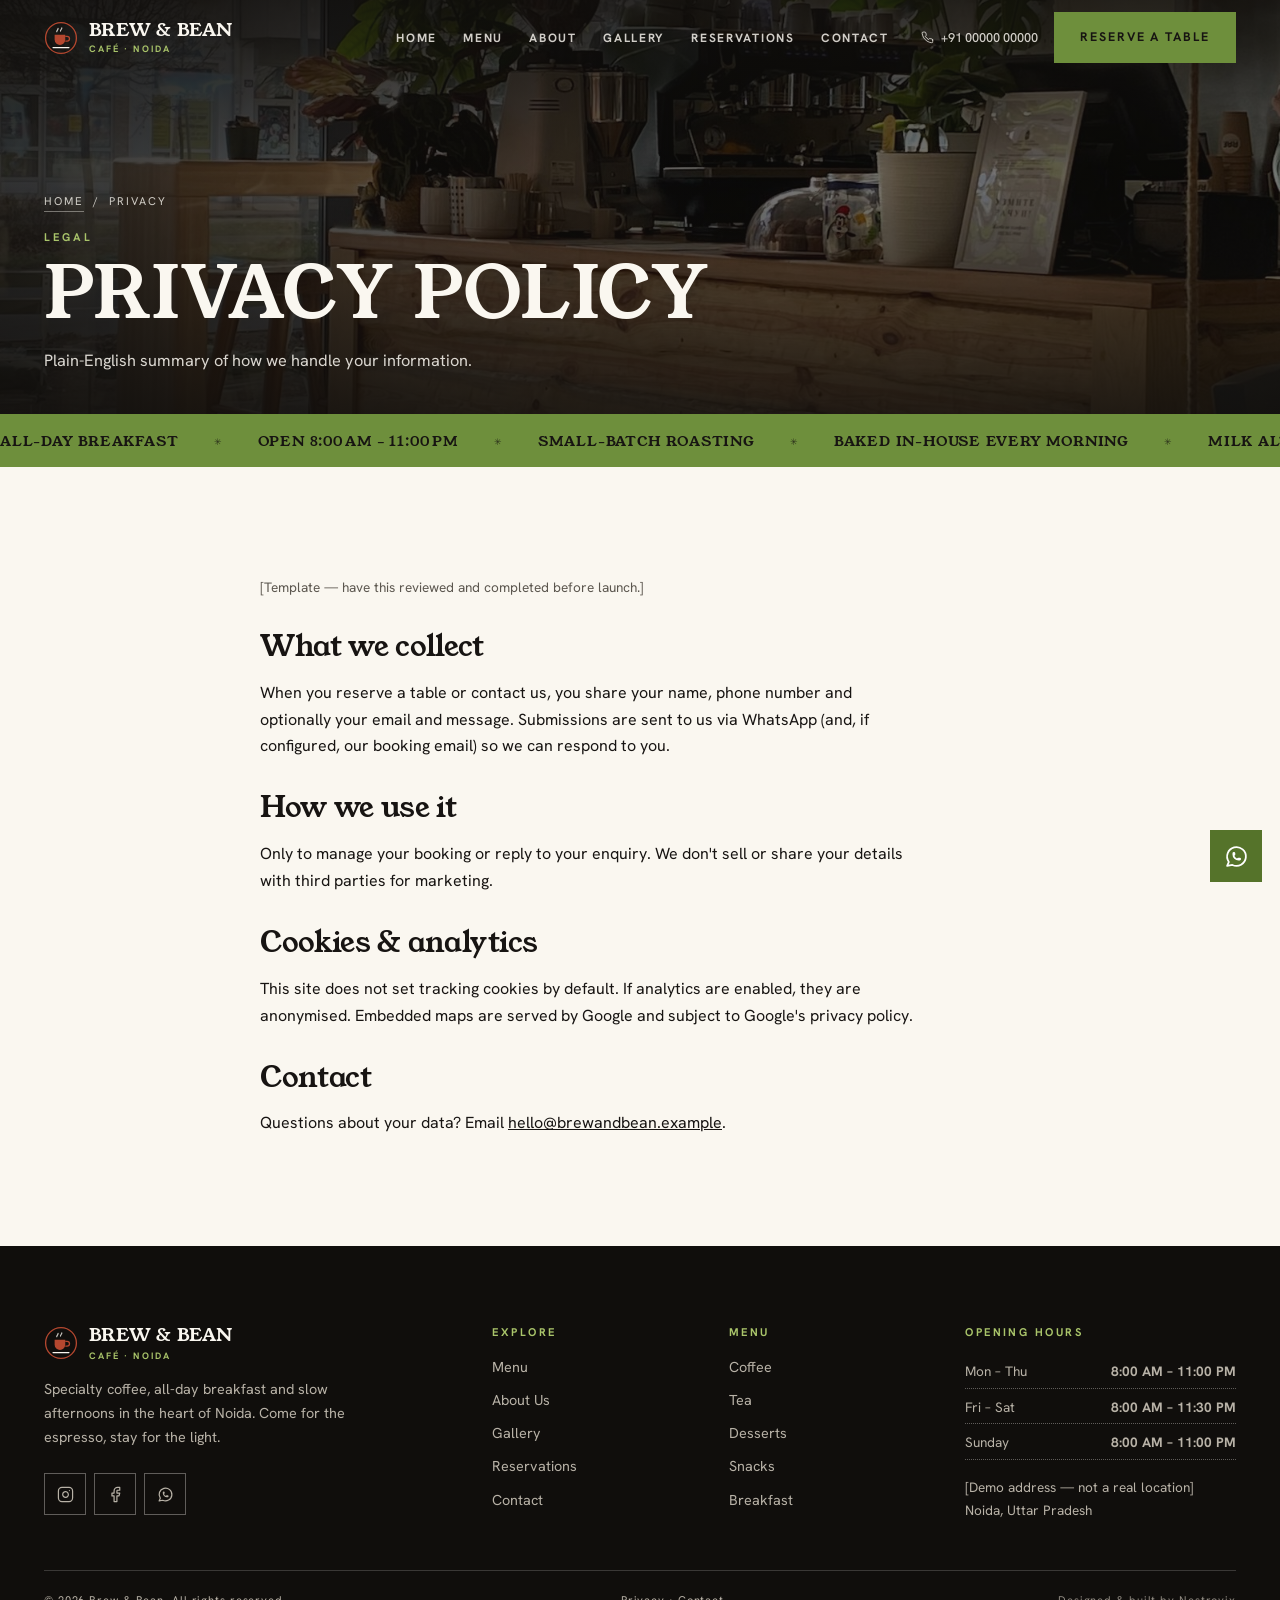
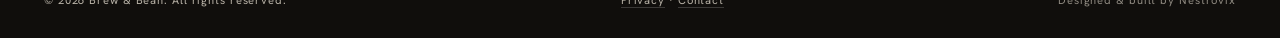
<file: privacy.html>
<!DOCTYPE html>
<html lang="en">
<head>
<meta charset="UTF-8">
<meta name="viewport" content="width=device-width, initial-scale=1">
<title>Privacy Policy — Brew & Bean</title>
<meta name="description" content="How Brew & Bean handles the information you share through this website.">
<link rel="canonical" href="https://brewandbean.vercel.app/privacy.html">
<meta property="og:type" content="website"><meta property="og:site_name" content="Brew &amp; Bean">
<meta property="og:title" content="Privacy Policy — Brew & Bean"><meta property="og:description" content="How Brew & Bean handles the information you share through this website.">
<meta property="og:image" content="https://brewandbean.vercel.app/assets/og-image.png"><meta property="og:url" content="https://brewandbean.vercel.app/privacy.html">
<meta name="twitter:card" content="summary_large_image">
<meta name="theme-color" content="#FAF7F0">
<link rel="icon" href="assets/favicon.svg" type="image/svg+xml">
<link rel="preload" href="assets/fonts/young-serif-latin-400-normal.woff2" as="font" type="font/woff2" crossorigin>
<link rel="preload" href="assets/fonts/hanken-grotesk-latin-400-normal.woff2" as="font" type="font/woff2" crossorigin>
<link rel="stylesheet" href="css/style.css">
<script>document.documentElement.classList.add("js")</script>
<meta name="robots" content="noindex">
</head>
<body><a class="skip-link" href="#main">Skip to content</a>
<svg width="0" height="0" style="position:absolute" aria-hidden="true"><defs>
<symbol id="i-phone" viewBox="0 0 24 24"><path d="M22 16.92v3a2 2 0 0 1-2.18 2 19.8 19.8 0 0 1-8.63-3.07 19.5 19.5 0 0 1-6-6A19.8 19.8 0 0 1 2.12 4.18 2 2 0 0 1 4.11 2h3a2 2 0 0 1 2 1.72c.13.96.36 1.9.7 2.81a2 2 0 0 1-.45 2.11L8.09 9.91a16 16 0 0 0 6 6l1.27-1.27a2 2 0 0 1 2.11-.45c.91.34 1.85.57 2.81.7A2 2 0 0 1 22 16.92z"/></symbol>
<symbol id="i-pin" viewBox="0 0 24 24"><path d="M20 10c0 6-8 12-8 12s-8-6-8-12a8 8 0 0 1 16 0z"/><circle cx="12" cy="10" r="3"/></symbol>
<symbol id="i-clock" viewBox="0 0 24 24"><circle cx="12" cy="12" r="10"/><path d="M12 6v6l4 2"/></symbol>
<symbol id="i-mail" viewBox="0 0 24 24"><rect width="20" height="16" x="2" y="4" rx="2"/><path d="m22 7-8.97 5.7a1.94 1.94 0 0 1-2.06 0L2 7"/></symbol>
<symbol id="i-arrow" viewBox="0 0 24 24"><path d="M5 12h14"/><path d="m12 5 7 7-7 7"/></symbol>
<symbol id="i-search" viewBox="0 0 24 24"><circle cx="11" cy="11" r="8"/><path d="m21 21-4.3-4.3"/></symbol>
<symbol id="i-x" viewBox="0 0 24 24"><path d="M18 6 6 18"/><path d="m6 6 12 12"/></symbol>
<symbol id="i-left" viewBox="0 0 24 24"><path d="m15 18-6-6 6-6"/></symbol>
<symbol id="i-right" viewBox="0 0 24 24"><path d="m9 18 6-6-6-6"/></symbol>
<symbol id="i-check" viewBox="0 0 24 24"><path d="M20 6 9 17l-5-5"/></symbol>
<symbol id="i-leaf" viewBox="0 0 24 24"><path d="M11 20A7 7 0 0 1 9.8 6.1C15.5 5 17 4.48 19 2c1 2 2 4.18 2 8 0 5.5-4.78 10-10 10Z"/><path d="M2 21c0-3 1.85-5.36 5.08-6C9.5 14.52 12 13 13 12"/></symbol>
<symbol id="i-flame" viewBox="0 0 24 24"><path d="M8.5 14.5A2.5 2.5 0 0 0 11 12c0-1.38-.5-2-1-3-1.072-2.143-.224-4.054 2-6 .5 2.5 2 4.9 4 6.5 2 1.6 3 3.5 3 5.5a7 7 0 1 1-14 0c0-1.153.433-2.294 1-3a2.5 2.5 0 0 0 2.5 2.5z"/></symbol>
<symbol id="i-croissant" viewBox="0 0 24 24"><path d="m4.6 13.11 5.79-3.21c1.89-1.05 4.79 1.78 3.71 3.71l-3.22 5.81C8.8 23.16.79 15.23 4.6 13.11Z"/><path d="m10.5 9.5-1-2.29C9.2 6.48 8.8 6 8 6H4.5C2.79 6 2 6.5 2 8.5a7.71 7.71 0 0 0 2 4.83"/><path d="M8 6c0-1.55.24-4-2-4-2 0-2.5 2.17-2.5 4"/><path d="m14.5 13.5 2.29 1c.73.3 1.21.7 1.21 1.5v3.5c0 1.71-.5 2.5-2.5 2.5a7.71 7.71 0 0 1-4.83-2"/><path d="M18 16c1.55 0 4-.24 4 2 0 2-2.17 2.5-4 2.5"/></symbol>
<symbol id="i-wifi" viewBox="0 0 24 24"><path d="M12 20h.01"/><path d="M2 8.82a15 15 0 0 1 20 0"/><path d="M5 12.859a10 10 0 0 1 14 0"/><path d="M8.5 16.429a5 5 0 0 1 7 0"/></symbol>
<symbol id="i-cup" viewBox="0 0 24 24"><path d="M17 8h1a4 4 0 1 1 0 8h-1"/><path d="M3 8h14v9a4 4 0 0 1-4 4H7a4 4 0 0 1-4-4Z"/><path d="M6 2v2"/><path d="M10 2v2"/><path d="M14 2v2"/></symbol>
<symbol id="i-instagram" viewBox="0 0 24 24"><rect width="20" height="20" x="2" y="2" rx="5"/><path d="M16 11.37A4 4 0 1 1 12.63 8 4 4 0 0 1 16 11.37z"/><path d="M17.5 6.5h.01"/></symbol>
<symbol id="i-facebook" viewBox="0 0 24 24"><path d="M18 2h-3a5 5 0 0 0-5 5v3H7v4h3v8h4v-8h3l1-4h-4V7a1 1 0 0 1 1-1h3z"/></symbol>
<symbol id="i-whatsapp" viewBox="0 0 24 24"><path d="M3 21l1.65-3.8a9 9 0 1 1 3.4 2.9L3 21" fill="none"/><path d="M9 10a.5.5 0 0 0 1 0V9a.5.5 0 0 0-1 0v1a5 5 0 0 0 5 5h1a.5.5 0 0 0 0-1h-1a.5.5 0 0 0 0 1"/></symbol>
<symbol id="i-calendar" viewBox="0 0 24 24"><path d="M8 2v4"/><path d="M16 2v4"/><rect width="18" height="18" x="3" y="4" rx="2"/><path d="M3 10h18"/></symbol>
<symbol id="i-users" viewBox="0 0 24 24"><path d="M16 21v-2a4 4 0 0 0-4-4H6a4 4 0 0 0-4 4v2"/><circle cx="9" cy="7" r="4"/><path d="M22 21v-2a4 4 0 0 0-3-3.87"/><path d="M16 3.13a4 4 0 0 1 0 7.75"/></symbol>
<symbol id="i-star" viewBox="0 0 24 24"><path d="M12 2l3.09 6.26L22 9.27l-5 4.87 1.18 6.88L12 17.77l-6.18 3.25L7 14.14 2 9.27l6.91-1.01L12 2z"/></symbol>
</defs></svg>
<header class="site-header" id="top">
  <div class="container--wide">
    <a class="brand" href="index.html" aria-label="Brew &amp; Bean — home"><svg class="brand__mark" viewBox="0 0 64 64" aria-hidden="true" fill="none"><circle cx="32" cy="32" r="29" stroke="#B4472F" stroke-width="2.5"/><path d="M20 26h20v9a10 10 0 0 1-20 0z" fill="#B4472F"/><path d="M40 29h3.5a4.5 4.5 0 0 1 0 9H40" stroke="#B4472F" stroke-width="2.5"/><path d="M26.5 14c0 2.6-2.5 3.4-2.5 6M33.5 13c0 2.6-2.5 3.4-2.5 6" stroke="currentColor" stroke-width="2.2" stroke-linecap="round" opacity=".8"/><path d="M17 50h30" stroke="currentColor" stroke-width="2.2" stroke-linecap="round"/></svg><span>Brew &amp; Bean<small>Café · Noida</small></span></a>
    <nav class="nav" aria-label="Primary">
      <ul class="nav__links"><li><a href="index.html">Home</a></li><li><a href="menu.html">Menu</a></li><li><a href="about.html">About</a></li><li><a href="gallery.html">Gallery</a></li><li><a href="reservations.html">Reservations</a></li><li><a href="contact.html">Contact</a></li></ul>
      <div class="nav__cta">
        <a class="nav__phone" data-href="tel" href="#"><svg class="ic"><use href="#i-phone"/></svg><span data-bind="phoneDisplay">+91 98XXX XXXXX</span></a>
        <a class="btn btn--primary" href="reservations.html">Reserve a Table</a>
        <button class="nav__toggle" aria-expanded="false" aria-controls="mobile-nav" aria-label="Open menu"><span></span></button>
      </div>
    </nav>
  </div>
</header>
<div class="mobile-nav" id="mobile-nav">
  <nav class="mobile-nav__links" aria-label="Mobile"><a href="index.html">Home</a><a href="menu.html">Menu</a><a href="about.html">About</a><a href="gallery.html">Gallery</a><a href="reservations.html">Reservations</a><a href="contact.html">Contact</a></nav>
  <a class="btn btn--primary btn--lg" href="reservations.html">Reserve a Table</a>
  <div class="mobile-nav__meta">
    <a data-href="tel" href="#"><svg class="ic"><use href="#i-phone"/></svg> <span data-bind="phoneDisplay">+91 98XXX XXXXX</span></a>
    <a data-href="whatsapp" href="#" target="_blank" rel="noopener"><svg class="ic"><use href="#i-whatsapp"/></svg> Chat on WhatsApp</a>
    <span><svg class="ic"><use href="#i-clock"/></svg> <span data-open-badge class="open-badge">Open today</span></span>
  </div>
</div>
<main id="main"><section class="page-hero">
  <div class="hero__media"><img src="assets/images/hero-privacy.jpg" alt="The timber coffee counter with plants and rattan pendant lamps" fetchpriority="high" decoding="async" width="1600" height="1200"></div>
  <div class="hero__overlay"></div>
  <div class="container page-hero__content">
    <nav class="crumbs" aria-label="Breadcrumb"><a href="index.html">Home</a><span>/</span><span>Privacy</span></nav>
    <span class="eyebrow" style="margin-top:1rem">Legal</span>
    <h1>Privacy policy</h1>
    <p class="lead">Plain-English summary of how we handle your information.</p>
  </div>
</section>
<div class="ticker">
  <div class="ticker__track">
    <ul class="ticker__set"><li>All-day breakfast</li><li>Open 8:00 AM – 11:00 PM</li><li>Small-batch roasting</li><li>Baked in-house every morning</li><li>Milk alternatives at no extra charge</li><li>Walk-ins welcome</li></ul>
    <ul class="ticker__set" aria-hidden="true"><li>All-day breakfast</li><li>Open 8:00 AM – 11:00 PM</li><li>Small-batch roasting</li><li>Baked in-house every morning</li><li>Milk alternatives at no extra charge</li><li>Walk-ins welcome</li></ul>
  </div>
</div>
<section class="section section--cream"><div class="container" style="max-width:760px">
<p class="muted" style="font-size:.85rem">[Template — have this reviewed and completed before launch.]</p>
<h2 class="mt-4" style="font-size:1.8rem">What we collect</h2><p class="mt-2">When you reserve a table or contact us, you share your name, phone number and optionally your email and message. Submissions are sent to us via WhatsApp (and, if configured, our booking email) so we can respond to you.</p>
<h2 class="mt-4" style="font-size:1.8rem">How we use it</h2><p class="mt-2">Only to manage your booking or reply to your enquiry. We don't sell or share your details with third parties for marketing.</p>
<h2 class="mt-4" style="font-size:1.8rem">Cookies &amp; analytics</h2><p class="mt-2">This site does not set tracking cookies by default. If analytics are enabled, they are anonymised. Embedded maps are served by Google and subject to Google's privacy policy.</p>
<h2 class="mt-4" style="font-size:1.8rem">Contact</h2><p class="mt-2">Questions about your data? Email <a data-href="mail" href="#" style="text-decoration:underline"><span data-bind="email">hello@brewandbean.example</span></a>.</p>
</div></section></main>
<footer class="site-footer">
  <div class="container">
    <div class="footer-grid">
      <div>
        <a class="brand" href="index.html"><svg class="brand__mark" viewBox="0 0 64 64" aria-hidden="true" fill="none"><circle cx="32" cy="32" r="29" stroke="#B4472F" stroke-width="2.5"/><path d="M20 26h20v9a10 10 0 0 1-20 0z" fill="#B4472F"/><path d="M40 29h3.5a4.5 4.5 0 0 1 0 9H40" stroke="#B4472F" stroke-width="2.5"/><path d="M26.5 14c0 2.6-2.5 3.4-2.5 6M33.5 13c0 2.6-2.5 3.4-2.5 6" stroke="currentColor" stroke-width="2.2" stroke-linecap="round" opacity=".8"/><path d="M17 50h30" stroke="currentColor" stroke-width="2.2" stroke-linecap="round"/></svg><span>Brew &amp; Bean<small>Café · Noida</small></span></a>
        <p>Specialty coffee, all-day breakfast and slow afternoons in the heart of Noida. Come for the espresso, stay for the light.</p>
        <div class="socials mt-3">
          <a data-href="instagram" href="#" target="_blank" rel="noopener" aria-label="Instagram"><svg class="ic"><use href="#i-instagram"/></svg></a>
          <a data-href="facebook" href="#" target="_blank" rel="noopener" aria-label="Facebook"><svg class="ic"><use href="#i-facebook"/></svg></a>
          <a data-href="whatsapp" href="#" target="_blank" rel="noopener" aria-label="WhatsApp"><svg class="ic"><use href="#i-whatsapp"/></svg></a>
        </div>
      </div>
      <div><h4>Explore</h4><div class="footer-links"><a href="menu.html">Menu</a><a href="about.html">About Us</a><a href="gallery.html">Gallery</a><a href="reservations.html">Reservations</a><a href="contact.html">Contact</a></div></div>
      <div><h4>Menu</h4><div class="footer-links"><a href="menu.html#coffee">Coffee</a><a href="menu.html#tea">Tea</a><a href="menu.html#desserts">Desserts</a><a href="menu.html#snacks">Snacks</a><a href="menu.html#breakfast">Breakfast</a></div></div>
      <div><h4>Opening hours</h4><div class="hours" data-hours></div><p class="mt-2" style="font-size:.85rem"><span data-bind="addressLine1">[Address]</span><br><span data-bind="addressLine2">Noida, Uttar Pradesh</span></p></div>
    </div>
    <div class="footer-bottom">
      <span>© <span data-year>2026</span> Brew &amp; Bean. All rights reserved.</span>
      <span><a href="privacy.html">Privacy</a> · <a href="contact.html">Contact</a></span>
      <span class="made">Designed &amp; built by Nestrovix</span>
    </div>
  </div>
</footer>
<a class="whatsapp-float" data-href="whatsapp" href="#" target="_blank" rel="noopener" aria-label="Chat with us on WhatsApp"><svg class="ic"><use href="#i-whatsapp"/></svg></a>
<div class="sticky-reserve"><a class="btn btn--primary" href="reservations.html"><svg class="ic"><use href="#i-calendar"/></svg> Reserve a Table</a><a class="btn btn--outline-light" data-href="tel" href="#" aria-label="Call us"><svg class="ic"><use href="#i-phone"/></svg></a></div>
<script src="js/config.js"></script>
<script src="js/menu-data.js"></script>
<script src="js/main.js"></script></body></html>
</file>
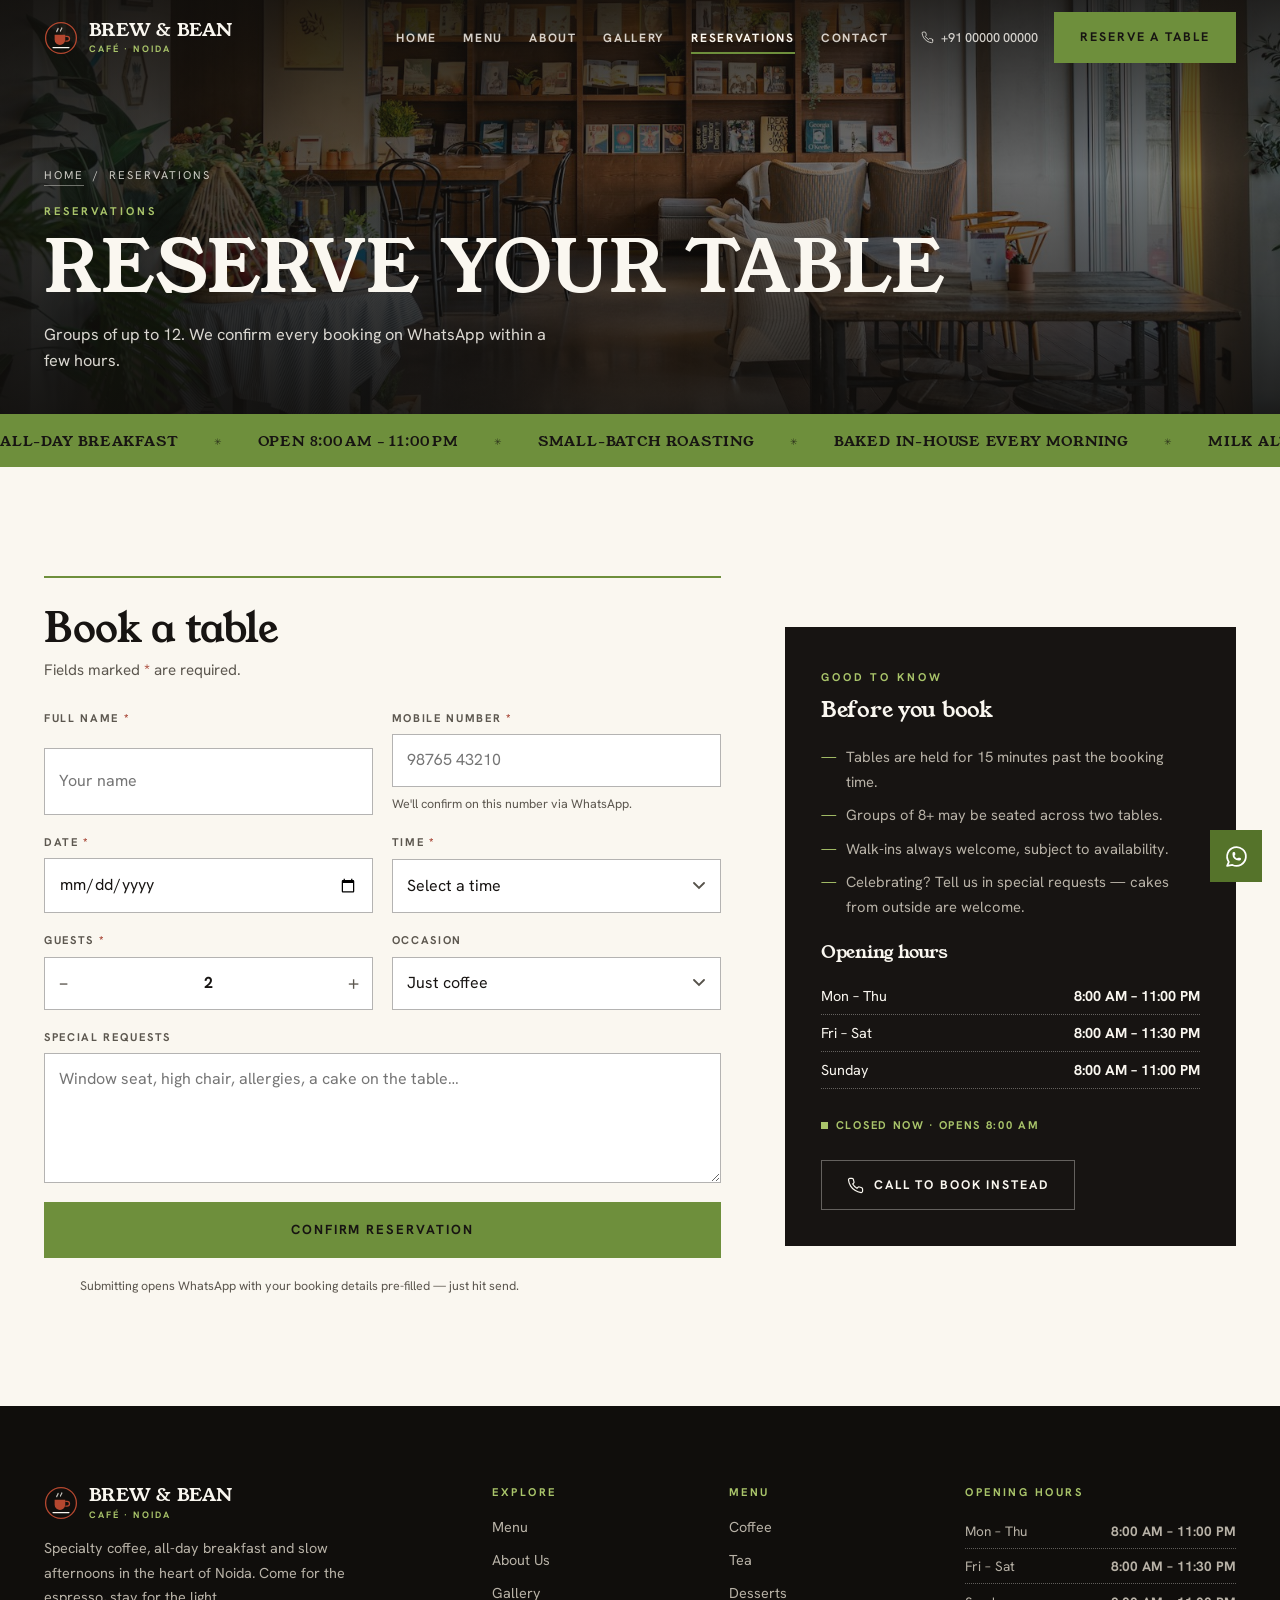
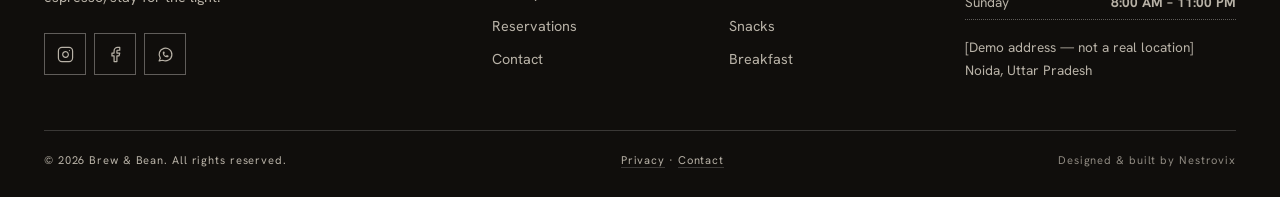
<file: reservations.html>
<!DOCTYPE html>
<html lang="en">
<head>
<meta charset="UTF-8">
<meta name="viewport" content="width=device-width, initial-scale=1">
<title>Reserve a Table — Brew & Bean Café, Noida</title>
<meta name="description" content="Book a table at Brew & Bean in Noida. Choose your date, time and party size — we confirm on WhatsApp.">
<link rel="canonical" href="https://brewandbean.vercel.app/reservations.html">
<meta property="og:type" content="website"><meta property="og:site_name" content="Brew &amp; Bean">
<meta property="og:title" content="Reserve a Table — Brew & Bean Café, Noida"><meta property="og:description" content="Book a table at Brew & Bean in Noida. Choose your date, time and party size — we confirm on WhatsApp.">
<meta property="og:image" content="https://brewandbean.vercel.app/assets/og-image.png"><meta property="og:url" content="https://brewandbean.vercel.app/reservations.html">
<meta name="twitter:card" content="summary_large_image">
<meta name="theme-color" content="#FAF7F0">
<link rel="icon" href="assets/favicon.svg" type="image/svg+xml">
<link rel="preload" href="assets/fonts/young-serif-latin-400-normal.woff2" as="font" type="font/woff2" crossorigin>
<link rel="preload" href="assets/fonts/hanken-grotesk-latin-400-normal.woff2" as="font" type="font/woff2" crossorigin>
<link rel="stylesheet" href="css/style.css">
<script>document.documentElement.classList.add("js")</script>

</head>
<body><a class="skip-link" href="#main">Skip to content</a>
<svg width="0" height="0" style="position:absolute" aria-hidden="true"><defs>
<symbol id="i-phone" viewBox="0 0 24 24"><path d="M22 16.92v3a2 2 0 0 1-2.18 2 19.8 19.8 0 0 1-8.63-3.07 19.5 19.5 0 0 1-6-6A19.8 19.8 0 0 1 2.12 4.18 2 2 0 0 1 4.11 2h3a2 2 0 0 1 2 1.72c.13.96.36 1.9.7 2.81a2 2 0 0 1-.45 2.11L8.09 9.91a16 16 0 0 0 6 6l1.27-1.27a2 2 0 0 1 2.11-.45c.91.34 1.85.57 2.81.7A2 2 0 0 1 22 16.92z"/></symbol>
<symbol id="i-pin" viewBox="0 0 24 24"><path d="M20 10c0 6-8 12-8 12s-8-6-8-12a8 8 0 0 1 16 0z"/><circle cx="12" cy="10" r="3"/></symbol>
<symbol id="i-clock" viewBox="0 0 24 24"><circle cx="12" cy="12" r="10"/><path d="M12 6v6l4 2"/></symbol>
<symbol id="i-mail" viewBox="0 0 24 24"><rect width="20" height="16" x="2" y="4" rx="2"/><path d="m22 7-8.97 5.7a1.94 1.94 0 0 1-2.06 0L2 7"/></symbol>
<symbol id="i-arrow" viewBox="0 0 24 24"><path d="M5 12h14"/><path d="m12 5 7 7-7 7"/></symbol>
<symbol id="i-search" viewBox="0 0 24 24"><circle cx="11" cy="11" r="8"/><path d="m21 21-4.3-4.3"/></symbol>
<symbol id="i-x" viewBox="0 0 24 24"><path d="M18 6 6 18"/><path d="m6 6 12 12"/></symbol>
<symbol id="i-left" viewBox="0 0 24 24"><path d="m15 18-6-6 6-6"/></symbol>
<symbol id="i-right" viewBox="0 0 24 24"><path d="m9 18 6-6-6-6"/></symbol>
<symbol id="i-check" viewBox="0 0 24 24"><path d="M20 6 9 17l-5-5"/></symbol>
<symbol id="i-leaf" viewBox="0 0 24 24"><path d="M11 20A7 7 0 0 1 9.8 6.1C15.5 5 17 4.48 19 2c1 2 2 4.18 2 8 0 5.5-4.78 10-10 10Z"/><path d="M2 21c0-3 1.85-5.36 5.08-6C9.5 14.52 12 13 13 12"/></symbol>
<symbol id="i-flame" viewBox="0 0 24 24"><path d="M8.5 14.5A2.5 2.5 0 0 0 11 12c0-1.38-.5-2-1-3-1.072-2.143-.224-4.054 2-6 .5 2.5 2 4.9 4 6.5 2 1.6 3 3.5 3 5.5a7 7 0 1 1-14 0c0-1.153.433-2.294 1-3a2.5 2.5 0 0 0 2.5 2.5z"/></symbol>
<symbol id="i-croissant" viewBox="0 0 24 24"><path d="m4.6 13.11 5.79-3.21c1.89-1.05 4.79 1.78 3.71 3.71l-3.22 5.81C8.8 23.16.79 15.23 4.6 13.11Z"/><path d="m10.5 9.5-1-2.29C9.2 6.48 8.8 6 8 6H4.5C2.79 6 2 6.5 2 8.5a7.71 7.71 0 0 0 2 4.83"/><path d="M8 6c0-1.55.24-4-2-4-2 0-2.5 2.17-2.5 4"/><path d="m14.5 13.5 2.29 1c.73.3 1.21.7 1.21 1.5v3.5c0 1.71-.5 2.5-2.5 2.5a7.71 7.71 0 0 1-4.83-2"/><path d="M18 16c1.55 0 4-.24 4 2 0 2-2.17 2.5-4 2.5"/></symbol>
<symbol id="i-wifi" viewBox="0 0 24 24"><path d="M12 20h.01"/><path d="M2 8.82a15 15 0 0 1 20 0"/><path d="M5 12.859a10 10 0 0 1 14 0"/><path d="M8.5 16.429a5 5 0 0 1 7 0"/></symbol>
<symbol id="i-cup" viewBox="0 0 24 24"><path d="M17 8h1a4 4 0 1 1 0 8h-1"/><path d="M3 8h14v9a4 4 0 0 1-4 4H7a4 4 0 0 1-4-4Z"/><path d="M6 2v2"/><path d="M10 2v2"/><path d="M14 2v2"/></symbol>
<symbol id="i-instagram" viewBox="0 0 24 24"><rect width="20" height="20" x="2" y="2" rx="5"/><path d="M16 11.37A4 4 0 1 1 12.63 8 4 4 0 0 1 16 11.37z"/><path d="M17.5 6.5h.01"/></symbol>
<symbol id="i-facebook" viewBox="0 0 24 24"><path d="M18 2h-3a5 5 0 0 0-5 5v3H7v4h3v8h4v-8h3l1-4h-4V7a1 1 0 0 1 1-1h3z"/></symbol>
<symbol id="i-whatsapp" viewBox="0 0 24 24"><path d="M3 21l1.65-3.8a9 9 0 1 1 3.4 2.9L3 21" fill="none"/><path d="M9 10a.5.5 0 0 0 1 0V9a.5.5 0 0 0-1 0v1a5 5 0 0 0 5 5h1a.5.5 0 0 0 0-1h-1a.5.5 0 0 0 0 1"/></symbol>
<symbol id="i-calendar" viewBox="0 0 24 24"><path d="M8 2v4"/><path d="M16 2v4"/><rect width="18" height="18" x="3" y="4" rx="2"/><path d="M3 10h18"/></symbol>
<symbol id="i-users" viewBox="0 0 24 24"><path d="M16 21v-2a4 4 0 0 0-4-4H6a4 4 0 0 0-4 4v2"/><circle cx="9" cy="7" r="4"/><path d="M22 21v-2a4 4 0 0 0-3-3.87"/><path d="M16 3.13a4 4 0 0 1 0 7.75"/></symbol>
<symbol id="i-star" viewBox="0 0 24 24"><path d="M12 2l3.09 6.26L22 9.27l-5 4.87 1.18 6.88L12 17.77l-6.18 3.25L7 14.14 2 9.27l6.91-1.01L12 2z"/></symbol>
</defs></svg>
<header class="site-header" id="top">
  <div class="container--wide">
    <a class="brand" href="index.html" aria-label="Brew &amp; Bean — home"><svg class="brand__mark" viewBox="0 0 64 64" aria-hidden="true" fill="none"><circle cx="32" cy="32" r="29" stroke="#B4472F" stroke-width="2.5"/><path d="M20 26h20v9a10 10 0 0 1-20 0z" fill="#B4472F"/><path d="M40 29h3.5a4.5 4.5 0 0 1 0 9H40" stroke="#B4472F" stroke-width="2.5"/><path d="M26.5 14c0 2.6-2.5 3.4-2.5 6M33.5 13c0 2.6-2.5 3.4-2.5 6" stroke="currentColor" stroke-width="2.2" stroke-linecap="round" opacity=".8"/><path d="M17 50h30" stroke="currentColor" stroke-width="2.2" stroke-linecap="round"/></svg><span>Brew &amp; Bean<small>Café · Noida</small></span></a>
    <nav class="nav" aria-label="Primary">
      <ul class="nav__links"><li><a href="index.html">Home</a></li><li><a href="menu.html">Menu</a></li><li><a href="about.html">About</a></li><li><a href="gallery.html">Gallery</a></li><li><a href="reservations.html">Reservations</a></li><li><a href="contact.html">Contact</a></li></ul>
      <div class="nav__cta">
        <a class="nav__phone" data-href="tel" href="#"><svg class="ic"><use href="#i-phone"/></svg><span data-bind="phoneDisplay">+91 98XXX XXXXX</span></a>
        <a class="btn btn--primary" href="reservations.html">Reserve a Table</a>
        <button class="nav__toggle" aria-expanded="false" aria-controls="mobile-nav" aria-label="Open menu"><span></span></button>
      </div>
    </nav>
  </div>
</header>
<div class="mobile-nav" id="mobile-nav">
  <nav class="mobile-nav__links" aria-label="Mobile"><a href="index.html">Home</a><a href="menu.html">Menu</a><a href="about.html">About</a><a href="gallery.html">Gallery</a><a href="reservations.html">Reservations</a><a href="contact.html">Contact</a></nav>
  <a class="btn btn--primary btn--lg" href="reservations.html">Reserve a Table</a>
  <div class="mobile-nav__meta">
    <a data-href="tel" href="#"><svg class="ic"><use href="#i-phone"/></svg> <span data-bind="phoneDisplay">+91 98XXX XXXXX</span></a>
    <a data-href="whatsapp" href="#" target="_blank" rel="noopener"><svg class="ic"><use href="#i-whatsapp"/></svg> Chat on WhatsApp</a>
    <span><svg class="ic"><use href="#i-clock"/></svg> <span data-open-badge class="open-badge">Open today</span></span>
  </div>
</div>
<main id="main"><section class="page-hero">
  <div class="hero__media"><img src="assets/images/hero-reservations.jpg" alt="The dining room set with tables and chairs, ready for the next sitting" fetchpriority="high" decoding="async" width="1600" height="1200"></div>
  <div class="hero__overlay"></div>
  <div class="container page-hero__content">
    <nav class="crumbs" aria-label="Breadcrumb"><a href="index.html">Home</a><span>/</span><span>Reservations</span></nav>
    <span class="eyebrow" style="margin-top:1rem">Reservations</span>
    <h1>Reserve your table</h1>
    <p class="lead">Groups of up to 12. We confirm every booking on WhatsApp within a few hours.</p>
  </div>
</section>
<div class="ticker">
  <div class="ticker__track">
    <ul class="ticker__set"><li>All-day breakfast</li><li>Open 8:00 AM – 11:00 PM</li><li>Small-batch roasting</li><li>Baked in-house every morning</li><li>Milk alternatives at no extra charge</li><li>Walk-ins welcome</li></ul>
    <ul class="ticker__set" aria-hidden="true"><li>All-day breakfast</li><li>Open 8:00 AM – 11:00 PM</li><li>Small-batch roasting</li><li>Baked in-house every morning</li><li>Milk alternatives at no extra charge</li><li>Walk-ins welcome</li></ul>
  </div>
</div>
<section class="section section--cream">
  <div class="container">
    <div class="res-layout">
      <div class="res-card reveal">
        <h2>Book a table</h2>
        <p>Fields marked <span style="color:var(--error)">*</span> are required.</p>
        <form id="reservation-form" class="form" novalidate>
          <div class="honeypot" aria-hidden="true"><label for="r-company">Company</label><input id="r-company" name="company" tabindex="-1" autocomplete="off"></div>
          <div class="form__row">
            <div class="field"><label for="r-name">Full name <span class="req">*</span></label><input id="r-name" name="name" type="text" autocomplete="name" placeholder="Your name" data-validate="required name"><span class="field__error" role="alert"></span></div>
            <div class="field"><label for="r-phone">Mobile number <span class="req">*</span></label><input id="r-phone" name="phone" type="tel" inputmode="numeric" autocomplete="tel" placeholder="98765 43210" data-validate="required phone"><span class="field__error" role="alert"></span><span class="field__hint">We'll confirm on this number via WhatsApp.</span></div>
          </div>
          <div class="form__row">
            <div class="field"><label for="r-date">Date <span class="req">*</span></label><input id="r-date" name="date" type="date" data-validate="date"><span class="field__error" role="alert"></span></div>
            <div class="field"><label for="r-time">Time <span class="req">*</span></label><select id="r-time" name="time" data-validate="select"><option value="">Select a time</option></select><span class="field__error" role="alert"></span></div>
          </div>
          <div class="form__row">
            <div class="field"><label for="r-guests">Guests <span class="req">*</span></label><div class="guest-stepper"><button type="button" data-step="-1" aria-label="Fewer guests">−</button><input id="r-guests" name="guests" type="number" min="1" max="12" value="2" data-validate="required"><button type="button" data-step="1" aria-label="More guests">+</button></div><span class="field__error" role="alert"></span><span class="field__hint" id="large-party" hidden>For more than 12 guests, please call us — we'll arrange a private table.</span></div>
            <div class="field"><label for="r-occasion">Occasion</label><select id="r-occasion" name="occasion"><option value="">Just coffee</option><option>Birthday</option><option>Anniversary</option><option>Business meeting</option><option>Date</option><option>Other</option></select></div>
          </div>
          <div class="field"><label for="r-notes">Special requests</label><textarea id="r-notes" name="notes" placeholder="Window seat, high chair, allergies, a cake on the table…"></textarea></div>
          <div class="form__status" role="status" aria-live="polite"></div>
          <button class="btn btn--primary btn--lg btn--block" type="submit">Confirm reservation</button>
          <p class="field__hint center">Submitting opens WhatsApp with your booking details pre-filled — just hit send.</p>
        </form>
        <div id="reservation-success" class="success-panel" role="status" aria-live="polite">
          <div class="check"><svg class="ic"><use href="#i-check"/></svg></div>
          <h3>Almost done!</h3>
          <p>We've opened WhatsApp with your booking details. Send the message and we'll confirm shortly.</p>
          <dl></dl>
          <div class="hero__actions"><a class="btn btn--whatsapp" data-wa-confirm href="#" target="_blank" rel="noopener"><svg class="ic"><use href="#i-whatsapp"/></svg> Open WhatsApp</a><button class="btn btn--outline-dark" type="button" data-edit>Edit details</button></div>
        </div>
      </div>
      <aside class="aside-card reveal d1">
        <div><span class="eyebrow">Good to know</span><h3 class="mt-1">Before you book</h3></div>
        <ul class="bullets"><li>Tables are held for 15 minutes past the booking time.</li><li>Groups of 8+ may be seated across two tables.</li><li>Walk-ins always welcome, subject to availability.</li><li>Celebrating? Tell us in special requests — cakes from outside are welcome.</li></ul>
        <div><h3 style="font-size:1.15rem">Opening hours</h3><div class="hours mt-2" data-hours></div></div>
        <div><span data-open-badge class="open-badge">Open today</span></div>
        <a class="btn btn--outline-light" data-href="tel" href="#"><svg class="ic"><use href="#i-phone"/></svg> Call to book instead</a>
      </aside>
    </div>
  </div>
</section>
</main>
<footer class="site-footer">
  <div class="container">
    <div class="footer-grid">
      <div>
        <a class="brand" href="index.html"><svg class="brand__mark" viewBox="0 0 64 64" aria-hidden="true" fill="none"><circle cx="32" cy="32" r="29" stroke="#B4472F" stroke-width="2.5"/><path d="M20 26h20v9a10 10 0 0 1-20 0z" fill="#B4472F"/><path d="M40 29h3.5a4.5 4.5 0 0 1 0 9H40" stroke="#B4472F" stroke-width="2.5"/><path d="M26.5 14c0 2.6-2.5 3.4-2.5 6M33.5 13c0 2.6-2.5 3.4-2.5 6" stroke="currentColor" stroke-width="2.2" stroke-linecap="round" opacity=".8"/><path d="M17 50h30" stroke="currentColor" stroke-width="2.2" stroke-linecap="round"/></svg><span>Brew &amp; Bean<small>Café · Noida</small></span></a>
        <p>Specialty coffee, all-day breakfast and slow afternoons in the heart of Noida. Come for the espresso, stay for the light.</p>
        <div class="socials mt-3">
          <a data-href="instagram" href="#" target="_blank" rel="noopener" aria-label="Instagram"><svg class="ic"><use href="#i-instagram"/></svg></a>
          <a data-href="facebook" href="#" target="_blank" rel="noopener" aria-label="Facebook"><svg class="ic"><use href="#i-facebook"/></svg></a>
          <a data-href="whatsapp" href="#" target="_blank" rel="noopener" aria-label="WhatsApp"><svg class="ic"><use href="#i-whatsapp"/></svg></a>
        </div>
      </div>
      <div><h4>Explore</h4><div class="footer-links"><a href="menu.html">Menu</a><a href="about.html">About Us</a><a href="gallery.html">Gallery</a><a href="reservations.html">Reservations</a><a href="contact.html">Contact</a></div></div>
      <div><h4>Menu</h4><div class="footer-links"><a href="menu.html#coffee">Coffee</a><a href="menu.html#tea">Tea</a><a href="menu.html#desserts">Desserts</a><a href="menu.html#snacks">Snacks</a><a href="menu.html#breakfast">Breakfast</a></div></div>
      <div><h4>Opening hours</h4><div class="hours" data-hours></div><p class="mt-2" style="font-size:.85rem"><span data-bind="addressLine1">[Address]</span><br><span data-bind="addressLine2">Noida, Uttar Pradesh</span></p></div>
    </div>
    <div class="footer-bottom">
      <span>© <span data-year>2026</span> Brew &amp; Bean. All rights reserved.</span>
      <span><a href="privacy.html">Privacy</a> · <a href="contact.html">Contact</a></span>
      <span class="made">Designed &amp; built by Nestrovix</span>
    </div>
  </div>
</footer>
<a class="whatsapp-float" data-href="whatsapp" href="#" target="_blank" rel="noopener" aria-label="Chat with us on WhatsApp"><svg class="ic"><use href="#i-whatsapp"/></svg></a>

<script src="js/config.js"></script>
<script src="js/menu-data.js"></script>
<script src="js/main.js"></script><script src="js/forms.js"></script><script>document.body.classList.add("no-sticky")</script></body></html>
</file>
<file: css/style.css>
/* ============================================================
   BREW & BEAN — Counter-card identity
   Paper: near-white · Ink: near-black · Accent: pistachio · Second: terracotta
   Display: Young Serif (chunky slab serif, single 400 weight) · Body/UI: Hanken Grotesk
   ============================================================ */

/* ---------- Fonts (self-hosted, no third-party requests) ---------- */
/* Young Serif ships ONE weight (400). Every display rule below states 400 explicitly and
   font-synthesis-weight is disabled site-wide, so the browser can never fake a bold. */
@font-face{font-family:"Young Serif";font-style:normal;font-weight:400;font-display:swap;src:url("../assets/fonts/young-serif-latin-400-normal.woff2") format("woff2")}
@font-face{font-family:"Hanken Grotesk";font-style:normal;font-weight:400;font-display:swap;src:url("../assets/fonts/hanken-grotesk-latin-400-normal.woff2") format("woff2")}
@font-face{font-family:"Hanken Grotesk";font-style:normal;font-weight:500;font-display:swap;src:url("../assets/fonts/hanken-grotesk-latin-500-normal.woff2") format("woff2")}
@font-face{font-family:"Hanken Grotesk";font-style:normal;font-weight:700;font-display:swap;src:url("../assets/fonts/hanken-grotesk-latin-700-normal.woff2") format("woff2")}

/* ---------- Tokens ---------- */
:root{
  /* surfaces */
  --paper:#FAF7F0;           /* near-white paper — main ground */
  --paper-2:#F2EEE4;         /* second paper tone */
  --paper-3:#FFFFFF;         /* raised paper (inputs, panels) */
  --board:#171412;           /* dark board */
  --board-2:#211D19;         /* board surface */
  --board-deep:#100E0C;      /* deepest board */

  /* ink & accents */
  --ink:#171412;             /* ink — body text 17.1:1 on paper */
  --ink-muted:#5C574F;       /* 6.7:1 on paper */
  --pistachio:#6E8F3C;       /* primary accent (3.5:1 — large type, fills, rules) */
  --pistachio-deep:#55732A;  /* primary accent for small text on paper (5.1:1) */
  --pistachio-lt:#A9C46A;    /* primary accent on board (9.4:1) */
  --terracotta:#B4472F;      /* secondary mark, used sparingly (5.1:1 on paper) */
  --terracotta-lt:#E0805F;   /* secondary mark on board (6.5:1) */
  --on-board:#FAF7F0;        /* text on board (17.1:1) */
  --on-board-muted:#B8B2A7;  /* secondary on board (8.6:1) */
  /* legacy aliases kept so older rules resolve to the new palette */
  --terracotta-deep:var(--pistachio-deep);
  --olive:var(--pistachio-deep);
  --olive-lt:var(--pistachio-lt);

  --rule:rgba(23,20,18,.16);
  --rule-strong:rgba(23,20,18,.32);
  --rule-board:rgba(250,247,240,.18);
  --rule-board-strong:rgba(250,247,240,.34);
  --focus:var(--pistachio-deep);
  --surface-fg:var(--ink);--surface-rule:var(--rule-strong);--surface-bg:var(--paper);
  --whatsapp:#25D366;
  --error:#9B2C1B;
  --success:#3F6B45;

  /* typography */
  --font-head:"Young Serif",Georgia,"Times New Roman",serif;
  --font-body:"Hanken Grotesk",system-ui,-apple-system,"Segoe UI",Roboto,sans-serif;
  /* Young Serif runs ~15% narrower and a half-step smaller on the x-height than the old
     display face, so every display step is nudged up and the tight negative tracking is
     relaxed — slab serifs collide below about -.015em. */
  --text-hero:clamp(2.5rem,5.9vw,4.75rem);
  --text-h2:clamp(1.8rem,3.5vw,2.8rem);
  --text-h3:clamp(1.15rem,1.6vw,1.42rem);
  --lead:clamp(1.02rem,1.25vw,1.14rem);
  --micro:.7rem;
  --track-display:-.012em;      /* display tracking — was -.035em under the old face */
  --track-caps:.012em;          /* uppercase display needs air, not compression */

  /* spacing */
  --s-1:.25rem;--s-2:.5rem;--s-3:.75rem;--s-4:1rem;--s-5:1.5rem;--s-6:2rem;--s-7:3rem;--s-8:4rem;--s-9:6rem;--s-10:8rem;
  --section-y:clamp(3.5rem,8.5vw,7rem);
  --container:1200px;--gutter:clamp(1.25rem,4vw,2.75rem);
  --bleed-l:max(var(--gutter),calc((100% - var(--container))/2));

  /* shape & motion — square, printed, no soft corners */
  --r-sm:0;--r-md:0;--r-lg:0;
  --ease:cubic-bezier(.2,.7,.3,1);
  --dur-1:180ms;--dur-2:340ms;--dur-3:600ms;
  --shadow-lg:0 24px 50px -34px rgba(16,14,12,.55);
  --header-h:76px;
}

/* ---------- Base ---------- */
*,*::before,*::after{box-sizing:border-box;margin:0;padding:0}
html{scroll-behavior:smooth;scroll-padding-top:calc(var(--header-h) + 8px);-webkit-text-size-adjust:100%}
html,body{overflow-x:clip}
body{font-family:var(--font-body);font-size:16px;line-height:1.68;color:var(--ink);background:var(--paper);-webkit-font-smoothing:antialiased;
  /* Young Serif defaults to proportional OLD-STYLE figures — force lining everywhere. */
  font-variant-numeric:lining-nums proportional-nums;
  font-synthesis-weight:none;font-synthesis:none}
img,svg,video{display:block;max-width:100%}
img{height:auto}
a{color:inherit;text-decoration:none}
button{font:inherit;color:inherit;background:none;border:0;cursor:pointer}
ul{list-style:none}
:focus-visible{outline:2px solid var(--focus);outline-offset:3px}
::selection{background:var(--pistachio);color:#171412}
.sr-only{position:absolute;width:1px;height:1px;padding:0;margin:-1px;overflow:hidden;clip:rect(0,0,0,0);white-space:nowrap;border:0}
.skip-link{position:fixed;top:-60px;left:1rem;z-index:1000;background:var(--pistachio-deep);color:#fff;padding:.7rem 1.1rem;font-weight:700;letter-spacing:.06em;text-transform:uppercase;font-size:.8rem;transition:top var(--dur-1) var(--ease)}
.skip-link:focus{top:1rem}

h1,h2,h3,h4{font-family:var(--font-head);font-weight:400;line-height:1.14;letter-spacing:var(--track-display);text-wrap:balance}
h1{font-size:var(--text-hero);font-weight:400}
h2{font-size:var(--text-h2)}
h3{font-size:var(--text-h3)}
p{max-width:73ch}
.lead{font-size:var(--lead);line-height:1.6}
.eyebrow{display:inline-block;font-family:var(--font-body);font-size:var(--micro);letter-spacing:.26em;text-transform:uppercase;font-weight:700;color:var(--pistachio-deep)}
.muted{color:var(--ink-muted)}
.tnum{font-variant-numeric:lining-nums tabular-nums}

/* surfaces that flip the palette (custom props inherit, so nested widgets follow) */
.section--dark,.section--espresso,.cta-band,.site-footer,.mobile-nav,.aside-card,.sticky-reserve,.lightbox,.boardhero,.page-hero{--focus:var(--pistachio-lt);--surface-fg:var(--on-board);--surface-rule:var(--rule-board-strong);--surface-bg:var(--board)}
.section--dark .muted,.section--espresso .muted,.cta-band .muted{color:var(--on-board-muted)}
.section--dark .eyebrow,.section--espresso .eyebrow,.cta-band .eyebrow,.aside-card .eyebrow{color:var(--pistachio-lt)}

.container{width:min(100% - 2*var(--gutter),var(--container));margin-inline:auto}
.container--wide{width:min(100% - 2*var(--gutter),1400px);margin-inline:auto}
.section{padding-block:var(--section-y)}
.section--cream{background:var(--paper);color:var(--ink)}
.section--cream-2{background:var(--paper-2);color:var(--ink)}
.section--dark{background:var(--board);color:var(--on-board)}
.section--espresso{background:var(--board-deep);color:var(--on-board)}

/* section heads — left-set, never centred; alternating indents */
.section-head{max-width:53ch;margin-bottom:clamp(2rem,5vw,3.25rem);position:relative;padding-top:1.4rem;border-top:3px solid var(--pistachio)}
.section--dark .section-head,.section--espresso .section-head{border-top-color:var(--pistachio-lt)}
.section-head h2{margin-top:.55rem}
.section-head p{margin-top:.9rem}
.section-head.center{text-align:left;margin-inline:0}
.section-head.center p{margin-inline:0}
.section-head.split{display:flex;justify-content:space-between;align-items:end;gap:2rem;max-width:none}
.section-head.split > div{max-width:50ch}
.section-head--indent{margin-left:auto;margin-right:0;text-align:right}
.section-head--indent .eyebrow{margin-left:auto}

/* ---------- Buttons ---------- */
.btn{display:inline-flex;align-items:center;justify-content:center;gap:.6rem;min-height:48px;padding:.85rem 1.6rem;font-family:var(--font-body);font-weight:700;font-size:.78rem;letter-spacing:.15em;text-transform:uppercase;border:1.5px solid transparent;transition:background var(--dur-1) var(--ease),color var(--dur-1) var(--ease),border-color var(--dur-1) var(--ease);white-space:nowrap}
.btn svg{width:17px;height:17px}
.btn--primary{background:var(--pistachio);color:#171412;border-color:var(--pistachio)}
.btn--primary:hover{background:var(--ink);color:var(--paper);border-color:var(--ink)}
.btn--outline-light{color:var(--surface-fg);border-color:var(--surface-rule)}
.btn--outline-light:hover{background:var(--surface-fg);color:var(--surface-bg);border-color:var(--surface-fg)}
.btn--outline-dark{color:var(--ink);border-color:var(--rule-strong)}
.btn--outline-dark:hover{background:var(--ink);color:var(--paper);border-color:var(--ink)}
.btn--dark{background:var(--board);color:var(--on-board);border-color:var(--board)}

.btn--dark:hover{background:var(--pistachio);border-color:var(--pistachio);color:#171412}
.btn--whatsapp{background:var(--olive);color:#fff;border-color:var(--olive)}
.btn--whatsapp:hover{background:var(--board);border-color:var(--board)}
.btn--lg{min-height:56px;padding:1rem 2rem;font-size:.82rem}
.btn--block{width:100%}
.hero__actions{display:flex;flex-wrap:wrap;gap:.85rem;margin-top:2rem}
.btn[disabled],.btn[aria-busy="true"]{opacity:.7;cursor:progress}
.spinner{width:15px;height:15px;border:2px solid currentColor;border-top-color:transparent;border-radius:50%;display:inline-block;animation:spin .7s linear infinite}
@keyframes spin{to{transform:rotate(1turn)}}

.link-arrow{display:inline-flex;align-items:center;gap:.5rem;font-weight:700;letter-spacing:.13em;text-transform:uppercase;font-size:.74rem;color:var(--pistachio-deep);border-bottom:1.5px solid currentColor;padding-bottom:.25rem}
.link-arrow svg{width:15px;height:15px;transition:transform var(--dur-1) var(--ease)}
.link-arrow:hover svg{transform:translateX(4px)}
.section--dark .link-arrow,.section--espresso .link-arrow,.cta-band .link-arrow{color:var(--pistachio-lt)}

/* ---------- Icons ---------- */
.ic{width:1em;height:1em;stroke:currentColor;stroke-width:1.7;fill:none;stroke-linecap:round;stroke-linejoin:round;flex:none}

/* ---------- Header — minimal, paper, hairline ---------- */
.site-header:not(.is-scrolled){--focus:var(--pistachio-lt)}
.site-header{position:fixed;inset:0 0 auto 0;z-index:100;height:var(--header-h);display:flex;align-items:center;
  background:transparent;color:#FAF7F0;border-bottom:1px solid transparent;
  transition:background var(--dur-2) var(--ease),color var(--dur-2) var(--ease),box-shadow var(--dur-2) var(--ease),border-color var(--dur-2) var(--ease)}
.site-header .nav__links a,.site-header .nav__phone{color:rgba(250,247,240,.82)}
.site-header .nav__links a:hover,.site-header .nav__links a[aria-current="page"],.site-header .nav__phone:hover{color:#FAF7F0}
.site-header .nav__toggle{border-color:rgba(250,247,240,.5)}
.site-header .brand small{color:var(--pistachio-lt)}
.site-header.is-scrolled{background:var(--paper);color:var(--ink);border-bottom-color:var(--rule);box-shadow:0 1px 0 var(--rule-strong),0 14px 26px -26px rgba(16,14,12,.4)}
.site-header.is-scrolled .nav__links a,.site-header.is-scrolled .nav__phone{color:var(--ink-muted)}
.site-header.is-scrolled .nav__links a:hover,.site-header.is-scrolled .nav__links a[aria-current="page"],.site-header.is-scrolled .nav__phone:hover{color:var(--ink)}
.site-header.is-scrolled .nav__toggle{border-color:var(--rule-strong)}
.site-header.is-scrolled .brand small{color:var(--pistachio-deep)}
.site-header .container--wide{display:flex;align-items:center;justify-content:space-between;gap:1.5rem}
.brand{display:flex;align-items:center;gap:.7rem;font-family:var(--font-head);font-size:1.1rem;font-weight:400;letter-spacing:var(--track-caps);line-height:1.08;text-transform:uppercase}
.brand__mark{width:34px;height:34px;flex:none}
.brand small{display:block;font-family:var(--font-body);font-size:.58rem;letter-spacing:.22em;text-transform:uppercase;font-weight:700;color:var(--pistachio-deep);margin-top:.3rem}
.nav{display:flex;align-items:center;gap:2rem}
.nav__links{display:flex;gap:1.65rem}
.nav__links a{position:relative;font-size:.75rem;font-weight:700;letter-spacing:.14em;text-transform:uppercase;padding:.5rem 0;color:var(--ink-muted)}
.nav__links a::after{content:"";position:absolute;left:0;bottom:0;width:100%;height:2px;background:var(--pistachio);transform:scaleX(0);transform-origin:right;transition:transform var(--dur-2) var(--ease)}
.nav__links a:hover{color:var(--ink)}
.nav__links a:hover::after,.nav__links a[aria-current="page"]::after{transform:scaleX(1);transform-origin:left}
.nav__links a[aria-current="page"]{color:var(--ink)}
.nav__cta{display:flex;align-items:center;gap:1rem}
.nav__phone{display:inline-flex;align-items:center;gap:.45rem;font-size:.8rem;font-weight:500;color:var(--ink-muted)}
.nav__phone:hover{color:var(--ink)}
.nav__toggle{display:none;width:48px;height:48px;align-items:center;justify-content:center;border:1.5px solid var(--rule-strong)}
.nav__toggle span{display:block;width:20px;height:2px;background:currentColor;position:relative;transition:background var(--dur-1)}
.nav__toggle span::before,.nav__toggle span::after{content:"";position:absolute;left:0;width:20px;height:2px;background:currentColor;transition:transform var(--dur-2) var(--ease),top var(--dur-2) var(--ease)}
.nav__toggle span::before{top:-6px}.nav__toggle span::after{top:6px}
.nav__toggle[aria-expanded="true"] span{background:transparent}
.nav__toggle[aria-expanded="true"] span::before{top:0;transform:rotate(45deg)}
.nav__toggle[aria-expanded="true"] span::after{top:0;transform:rotate(-45deg)}

/* mobile drawer */
.mobile-nav{position:fixed;inset:0;z-index:90;background:var(--board);color:var(--on-board);padding:calc(var(--header-h) + 1.5rem) var(--gutter) 2rem;display:flex;flex-direction:column;gap:1.75rem;transform:translateX(100%);transition:transform var(--dur-2) var(--ease);overflow-y:auto}
.mobile-nav.is-open{transform:none}
.mobile-nav__links a{display:flex;align-items:baseline;font-family:var(--font-head);font-size:clamp(1.35rem,5.4vw,1.85rem);font-weight:400;padding:.55rem 0;border-bottom:1px solid var(--rule-board)}
.mobile-nav__links a[aria-current="page"]{color:var(--pistachio-lt)}
.mobile-nav__meta{display:grid;gap:.9rem;font-size:.92rem;color:var(--on-board-muted)}
.mobile-nav__meta a,.mobile-nav__meta > span{display:flex;align-items:center;gap:.7rem;color:var(--on-board)}
.mobile-nav__meta .ic{width:17px;height:17px;flex:none}
body.nav-open{overflow:hidden}

/* ---------- Ticker / marquee band ---------- */
.ticker{background:var(--pistachio);color:#171412;overflow:hidden;position:relative;border-block:1.5px solid var(--pistachio)}
.ticker__track{display:flex;width:max-content;animation:tickerScroll 42s linear infinite}
.ticker:hover .ticker__track,.ticker:focus-within .ticker__track{animation-play-state:paused}
.ticker__set{display:flex;align-items:center;white-space:nowrap;padding-block:.85rem;font-family:var(--font-head);font-weight:400;font-size:clamp(.72rem,1.12vw,.94rem);letter-spacing:.055em;text-transform:uppercase}
.ticker__set li::after{content:"✳";display:inline-block;margin-inline:clamp(1.1rem,3vw,2.2rem);font-size:.62em;transform:translateY(-.12em);opacity:.75}
@keyframes tickerScroll{from{transform:translateX(0)}to{transform:translateX(-50%)}}
.ticker--board{background:var(--board);border-color:var(--board);color:var(--on-board)}
.ticker--board .ticker__set li::after{color:var(--pistachio-lt)}

/* ---------- Today's board (home hero) — the café board IS the first screen ----------
   Two panels on the dark board: the identity + live opening state on the right rail,
   the day's board (menu-data driven) set large in Young Serif on the left. */
.boardhero{background:var(--board);color:var(--on-board);position:relative;isolation:isolate;
  border-bottom:1px solid var(--rule-board)}
.boardhero::before{content:"";position:absolute;inset:0;z-index:-1;pointer-events:none;
  background:radial-gradient(120% 80% at 78% 0%,rgba(250,247,240,.055) 0%,rgba(250,247,240,0) 62%)}
.boardhero__inner{width:min(100% - 2*var(--gutter),1400px);margin-inline:auto;
  display:grid;grid-template-columns:minmax(0,1fr) minmax(300px,24.5rem);
  grid-template-rows:auto auto auto 1fr;
  grid-template-areas:"board id" "board state" "board cta" "board inset";
  column-gap:clamp(2rem,4.5vw,4.5rem);
  padding-block:calc(var(--header-h) + clamp(1.75rem,4.5vw,3.25rem)) clamp(2rem,4.5vw,3.5rem)}

/* --- identity rail --- */
.boardhero__id{grid-area:id;min-width:0}
.boardhero__eyebrow{font-size:var(--micro);letter-spacing:.28em;text-transform:uppercase;font-weight:700;color:var(--pistachio-lt)}
.boardhero__wordmark{font-family:var(--font-head);font-weight:400;line-height:.92;letter-spacing:.015em;
  text-transform:uppercase;font-size:clamp(2.4rem,5.2vw,3.5rem);margin-top:.55rem;color:#FAF7F0;max-width:none}
.boardhero__wordmark .amp{font-size:.78em;letter-spacing:.04em;color:var(--pistachio-lt)}
.boardhero__line{font-family:var(--font-head);font-weight:400;font-size:clamp(1.15rem,1.55vw,1.4rem);
  line-height:1.24;letter-spacing:-.004em;margin-top:.9rem;max-width:22ch;color:#FAF7F0}
.boardhero__line em{font-style:normal;font-weight:400;color:var(--pistachio-lt)}
.boardhero__lead{margin-top:.85rem;max-width:40ch;font-size:.93rem;line-height:1.62;color:var(--on-board-muted)}

/* --- live opening state — reads the real clock against config.hours --- */
.boardhero__state{grid-area:state;min-width:0;margin-top:clamp(1.4rem,2.6vw,1.9rem)}
.openstate{width:100%;
  border:1px solid var(--rule-board-strong);border-left:3px solid var(--pistachio-lt);
  background:var(--board-2);padding:.95rem 1.1rem}
.openstate.is-closed{border-left-color:var(--terracotta-lt)}
.openstate__now{display:flex;align-items:baseline;flex-wrap:wrap;gap:.25rem .6rem;max-width:none}
.openstate__dot{width:9px;height:9px;flex:none;align-self:center;background:var(--pistachio-lt);
  box-shadow:0 0 0 4px rgba(169,196,106,.18)}
.openstate.is-closed .openstate__dot{background:var(--terracotta-lt);box-shadow:0 0 0 4px rgba(224,128,95,.18)}
.openstate__state{font-family:var(--font-body);font-weight:700;font-size:.76rem;letter-spacing:.17em;
  text-transform:uppercase;color:var(--pistachio-lt)}
.openstate.is-closed .openstate__state{color:var(--terracotta-lt)}
.openstate__detail{font-family:var(--font-head);font-weight:400;font-size:1.02rem;line-height:1.2;color:#FAF7F0}
.openstate__count{display:flex;align-items:baseline;justify-content:space-between;gap:1rem;margin-top:.6rem;
  padding-top:.55rem;border-top:1px solid var(--rule-board);max-width:none}
.openstate__label{font-size:var(--micro);letter-spacing:.2em;text-transform:uppercase;font-weight:700;color:var(--on-board-muted)}
.openstate__clock{font-family:var(--font-head);font-weight:400;font-size:1.02rem;letter-spacing:.02em;
  font-variant-numeric:lining-nums tabular-nums;color:#FAF7F0}

.boardhero__actions{grid-area:cta;min-width:0;display:flex;flex-wrap:wrap;align-items:center;gap:1rem 1.75rem;margin-top:clamp(1.4rem,2.6vw,1.9rem)}
.boardhero__actions .link-arrow{color:#FAF7F0;border-bottom-color:rgba(250,247,240,.55)}
.boardhero__actions .link-arrow:hover{color:var(--pistachio-lt);border-bottom-color:var(--pistachio-lt)}

.boardhero__inset{grid-area:inset;align-self:start;margin:clamp(1.6rem,3vw,2.25rem) 0 0;width:100%;max-width:20rem}
.boardhero__inset img{width:100%;aspect-ratio:4/3;object-fit:cover;background:var(--board-2)}
.boardhero__inset figcaption{margin-top:.55rem;font-size:var(--micro);letter-spacing:.2em;
  text-transform:uppercase;font-weight:700;color:var(--on-board-muted)}

/* --- the board itself --- */
.boardhero__board{grid-area:board;min-width:0}
.boardhero__boardhead{display:flex;align-items:baseline;justify-content:space-between;gap:.75rem 2rem;
  flex-wrap:wrap;padding-bottom:.85rem;border-bottom:2px solid var(--pistachio-lt)}
.boardhero__kicker{font-family:var(--font-head);font-weight:400;text-transform:uppercase;letter-spacing:var(--track-caps);
  font-size:clamp(1.5rem,3.1vw,2.35rem);line-height:1;color:#FAF7F0;max-width:none}
.boardhero__date{font-size:var(--micro);letter-spacing:.22em;text-transform:uppercase;font-weight:700;
  color:var(--pistachio-lt);max-width:none}
.tboard{border-top:0}
.tboard__row{display:grid;grid-template-columns:minmax(0,auto) minmax(1.5rem,1fr) auto;
  align-items:baseline;column-gap:clamp(.6rem,1.4vw,1.1rem);
  padding-block:clamp(.7rem,1.5vw,1.05rem);border-bottom:1px solid var(--rule-board)}
.tboard__name{grid-column:1;font-family:var(--font-head);font-weight:400;line-height:1.06;
  letter-spacing:-.006em;font-size:clamp(1.35rem,2.5vw,2.1rem);color:#FAF7F0;text-wrap:balance}
.tboard__leader{grid-column:2;align-self:center;border-bottom:2px dotted var(--rule-board-strong);transform:translateY(-.1em)}
.tboard__price{grid-column:3;justify-self:end;white-space:nowrap;font-family:var(--font-head);font-weight:400;
  font-size:clamp(1.15rem,1.95vw,1.6rem);letter-spacing:.01em;color:var(--pistachio-lt);
  font-variant-numeric:lining-nums tabular-nums}
.tboard__note{grid-column:1/-1;margin-top:.3rem;font-size:.86rem;line-height:1.5;color:var(--on-board-muted);max-width:56ch}
.boardhero__foot{margin-top:1rem;font-size:var(--micro);letter-spacing:.2em;text-transform:uppercase;
  font-weight:700;color:var(--on-board-muted);max-width:none}

/* ---------- Signature price list — oversized two-column board ---------- */
.pricelist-band{background:var(--paper);color:var(--ink);padding-block:clamp(2.75rem,6vw,4.75rem)}
.pricelist__head{display:flex;flex-wrap:wrap;align-items:baseline;justify-content:space-between;gap:.75rem 2rem;
  padding-bottom:1rem;border-bottom:2px solid var(--ink)}
.pricelist__head .eyebrow{color:var(--pistachio-deep)}
.pricelist__head h2{font-size:clamp(1.35rem,2.15vw,1.85rem);font-weight:400;letter-spacing:-.005em}
.pricelist{display:grid;grid-template-columns:1fr}
.priceline{display:grid;grid-template-columns:auto 1fr auto;align-items:center;column-gap:clamp(1rem,3vw,2.5rem);
  padding-block:clamp(1.1rem,2.6vw,1.9rem);border-bottom:1px solid var(--rule);color:inherit;position:relative}
.priceline:hover{background:var(--paper-2)}
.priceline__thumb{width:clamp(64px,7vw,104px);aspect-ratio:1;overflow:hidden;background:var(--board-2);flex:none}
.priceline__thumb img{width:100%;height:100%;object-fit:cover;transition:transform var(--dur-3) var(--ease)}
.priceline:hover .priceline__thumb img{transform:scale(1.06)}
.priceline__text{min-width:0;display:block}
.priceline__thumb,.priceline__num,.priceline__name,.priceline__desc,.priceline__price{display:block}
.priceline__num{font-size:var(--micro);letter-spacing:.26em;text-transform:uppercase;font-weight:700;font-variant-numeric:lining-nums tabular-nums;color:var(--pistachio-deep)}
.priceline__name{font-family:var(--font-head);font-weight:400;letter-spacing:-.008em;line-height:1.08;
  font-size:clamp(1.4rem,4.5vw,3.35rem);margin-top:.35rem;text-wrap:balance}
.priceline__desc{margin-top:.55rem;max-width:59ch;font-size:.92rem;line-height:1.55;color:var(--ink-muted)}
/* Price used to out-weigh the name at 800 against 600. With a single weight the emphasis is
   carried by size + the pistachio rule; lining tabular figures keep the column right-aligned
   (Young Serif's default figures are proportional old-style and would stagger). */
.priceline__price{font-family:var(--font-head);font-weight:400;letter-spacing:.005em;
  font-variant-numeric:lining-nums tabular-nums;
  font-size:clamp(1.3rem,2.95vw,2.4rem);color:var(--ink);justify-self:end;text-align:right;white-space:nowrap;
  border-bottom:3px solid var(--pistachio);padding-bottom:.15rem}
.pricelist__foot{margin-top:1.5rem}

/* ---------- Page masthead (inner pages) — same band, type over image ---------- */
.page-hero{position:relative;isolation:isolate;color:#FAF7F0;overflow:hidden;background:var(--board);
  min-height:clamp(340px,46vh,520px);display:flex;align-items:flex-end}
.page-hero .hero__media{position:absolute;inset:0;z-index:-2;margin:0}
.page-hero .hero__media img{width:100%;height:100%;object-fit:cover;max-height:none;aspect-ratio:auto}
.page-hero .hero__overlay{display:none}
.page-hero::before{content:"";position:absolute;inset:0;z-index:-1;
  background:linear-gradient(180deg,rgba(16,14,12,.88) 0%,rgba(16,14,12,.55) 42%,rgba(16,14,12,.9) 100%),
              linear-gradient(90deg,rgba(16,14,12,.6) 0%,rgba(16,14,12,0) 60%)}
.page-hero__content{width:min(100% - 2*var(--gutter),1400px);margin-inline:auto;
  padding-block:calc(var(--header-h) + clamp(2rem,5vw,3.5rem)) clamp(1.5rem,3.5vw,2.5rem)}
.page-hero__content h1{font-family:var(--font-head);font-weight:400;text-transform:uppercase;
  font-size:clamp(1.85rem,5.9vw,4.5rem);line-height:1.04;letter-spacing:var(--track-caps);margin-top:.65rem;max-width:23ch;color:#FAF7F0}
.page-hero__content .eyebrow{display:block;margin-top:1rem;color:var(--pistachio-lt)}
.page-hero__content p{margin-top:1rem;color:rgba(250,247,240,.86);max-width:59ch}
.crumbs{display:flex;gap:.55rem;font-size:var(--micro);letter-spacing:.18em;text-transform:uppercase;color:rgba(250,247,240,.8)}
.crumbs a{border-bottom:1px solid rgba(250,247,240,.4)}
.crumbs a:hover{color:var(--pistachio-lt);border-bottom-color:var(--pistachio-lt)}

/* ---------- Image frame ---------- */
.frame{position:relative;overflow:hidden;background:var(--board-2)}
.frame img{width:100%;height:100%;object-fit:cover;transition:transform var(--dur-3) var(--ease)}
.frame:hover img{transform:scale(1.03)}
.ratio-4x5{aspect-ratio:4/5}.ratio-4x3{aspect-ratio:4/3}.ratio-1x1{aspect-ratio:1}.ratio-3x2{aspect-ratio:3/2}.ratio-16x9{aspect-ratio:16/9}

/* ---------- Leader-dot line (menu-board typography) ---------- */
.board-list{display:grid;grid-template-columns:1fr;column-gap:clamp(2rem,5vw,4.5rem);border-top:1.5px solid var(--rule-strong)}
.section--dark .board-list,.section--espresso .board-list{border-top-color:var(--rule-board-strong)}
.board-item{padding:1rem 0 1.1rem;border-bottom:1px solid var(--rule);break-inside:avoid}
.section--dark .board-item,.section--espresso .board-item{border-bottom-color:var(--rule-board)}
.board-item__line{display:flex;align-items:baseline;gap:.6rem}
.board-item__name{font-family:var(--font-body);font-weight:700;font-size:clamp(1rem,1.4vw,1.18rem);letter-spacing:-.004em;line-height:1.25;flex:0 1 auto}
.board-item__dots{flex:1 1 1.5rem;min-width:1.25rem;align-self:center;border-bottom:2px dotted var(--rule-strong);transform:translateY(.15em)}
.section--dark .board-item__dots,.section--espresso .board-item__dots{border-bottom-color:var(--rule-board-strong)}
.board-item__price{font-family:var(--font-head);font-weight:400;font-size:clamp(.92rem,1.22vw,1.08rem);letter-spacing:0;font-variant-numeric:lining-nums tabular-nums;color:var(--pistachio-deep);white-space:nowrap;flex:none}
.section--dark .board-item__price,.section--espresso .board-item__price{color:var(--pistachio-lt)}
.mobile-nav__links a{letter-spacing:var(--track-caps);text-transform:uppercase}
.board-item__desc{margin-top:.3rem;max-width:59ch;font-size:.9rem;line-height:1.55;color:var(--ink-muted)}
.section--dark .board-item__desc,.section--espresso .board-item__desc{color:var(--on-board-muted)}
.board-item__tags{display:flex;gap:.4rem;flex-wrap:wrap;margin-top:.5rem}
.tag{font-size:.63rem;letter-spacing:.16em;text-transform:uppercase;font-weight:700;padding:.22rem .5rem;border:1px solid var(--rule-strong);color:var(--ink-muted)}
.section--dark .tag,.section--espresso .tag{border-color:var(--rule-board-strong);color:var(--on-board-muted)}
.tag--hot{border-color:var(--pistachio);color:var(--pistachio-deep)}
.section--dark .tag--hot,.section--espresso .tag--hot{border-color:var(--pistachio-lt);color:var(--pistachio-lt)}

/* ---------- Menu page controls ---------- */
.menu-controls{position:sticky;top:var(--header-h);z-index:20;background:var(--paper);border-bottom:1.5px solid var(--rule-strong);padding:.85rem 0}
.menu-controls .container{display:flex;gap:1rem;align-items:center;flex-wrap:wrap}
.chips{display:flex;gap:.4rem;overflow-x:auto;scrollbar-width:none;-webkit-overflow-scrolling:touch;padding-bottom:2px}
.chips::-webkit-scrollbar{display:none}
.chip{flex:none;min-height:40px;padding:.5rem .95rem;border:1.5px solid transparent;font-size:.73rem;font-weight:700;letter-spacing:.14em;text-transform:uppercase;color:var(--ink-muted);background:transparent;transition:color var(--dur-1),border-color var(--dur-1),background var(--dur-1)}
.chip:hover{color:var(--ink);border-color:var(--rule-strong)}
.chip[aria-pressed="true"]{background:var(--ink);border-color:var(--ink);color:var(--paper)}
.search{position:relative;margin-left:auto;min-width:220px;flex:1;max-width:340px}
.search input{width:100%;min-height:44px;padding:.65rem 2.6rem .65rem .9rem;border:1.5px solid var(--rule-strong);background:var(--paper-3);font:inherit;font-size:.92rem;color:var(--ink)}
.search input:focus{outline:2px solid var(--pistachio);outline-offset:1px}
.search svg{position:absolute;right:.9rem;top:50%;transform:translateY(-50%);width:17px;height:17px;color:var(--ink-muted);pointer-events:none}
.menu-section{padding-block:clamp(2.25rem,4.5vw,3.5rem)}
.menu-section:nth-of-type(even) .container{padding-left:clamp(0rem,3vw,3rem)}
.menu-section + .menu-section{border-top:1px solid var(--rule)}
.menu-section__head{display:flex;align-items:baseline;justify-content:space-between;gap:1rem;margin-bottom:1.4rem;padding-bottom:.6rem}
.menu-section__head h2{font-size:clamp(1.5rem,2.6vw,2.2rem);text-transform:uppercase;font-weight:400;letter-spacing:var(--track-caps)}
.menu-section__head span{font-size:var(--micro);color:var(--ink-muted);letter-spacing:.18em;text-transform:uppercase;white-space:nowrap}
.empty{padding:3.5rem 0;color:var(--ink-muted);border-top:2px solid var(--pistachio)}
.empty h3{color:var(--ink);margin-bottom:.5rem}

/* ---------- Signature coffee — staggered, text under image ---------- */
.sig-grid{display:grid;grid-template-columns:repeat(3,1fr);gap:clamp(1.5rem,3.5vw,2.75rem);align-items:start}
.sig-card{position:relative;color:inherit}
.sig-card:nth-child(2){margin-top:clamp(1.75rem,6vw,5rem)}
.sig-card:nth-child(3){margin-top:clamp(.75rem,2.5vw,2rem)}
.sig-card .frame{aspect-ratio:4/5}
.sig-card__body{position:static;padding:1.1rem 0 0;background:none;display:grid;grid-template-columns:1fr auto;column-gap:.6rem;align-items:baseline}
.sig-card__body .num{grid-column:1/-1;grid-row:1;font-family:var(--font-body);font-size:var(--micro);letter-spacing:.24em;text-transform:uppercase;font-weight:700;font-variant-numeric:lining-nums tabular-nums;color:var(--pistachio-deep);margin-bottom:.45rem}
.sig-card__body h3{grid-column:1;grid-row:2;display:flex;align-items:baseline;font-size:clamp(1.2rem,1.8vw,1.5rem)}
.sig-card__body h3::after{content:"";flex:1 1 1rem;min-width:.75rem;border-bottom:2px dotted var(--rule-strong);margin-left:.6rem;transform:translateY(-.2em)}
.sig-card__body .price{grid-column:2;grid-row:2;justify-self:end;font-family:var(--font-head);font-weight:400;letter-spacing:0;font-variant-numeric:lining-nums tabular-nums;font-size:1.08rem;color:var(--pistachio-deep)}
.sig-card__body p{grid-column:1/-1;grid-row:3;margin-top:.45rem;font-size:.9rem;line-height:1.55;color:var(--ink-muted);max-width:43ch}

/* ---------- Why choose us — numbered, alternating drop ---------- */
.why-grid{display:grid;grid-template-columns:repeat(2,1fr);gap:clamp(2rem,4.5vw,3.25rem) clamp(2.5rem,7vw,6rem);counter-reset:why}
.why{padding-top:1.3rem;border-top:1.5px solid var(--rule-board-strong);counter-increment:why;position:relative}
.why:nth-child(even){margin-top:clamp(.75rem,3vw,2.5rem)}
.why::before{content:"0" counter(why);position:absolute;top:1.3rem;right:0;font-family:var(--font-head);font-weight:400;letter-spacing:0;font-variant-numeric:lining-nums tabular-nums;font-size:1.05rem;color:var(--pistachio-lt);opacity:.9}
.why__icon{width:auto;height:auto;display:block;border:0;color:var(--pistachio-lt);font-size:1.5rem;margin-bottom:.9rem}
.why h3{font-size:clamp(1.25rem,2vw,1.6rem)}
.why p{margin-top:.5rem;font-size:.92rem;color:var(--on-board-muted);max-width:41ch}

/* ---------- Offers — off-grid 12-col ---------- */
.offers-grid{display:grid;grid-template-columns:repeat(12,1fr);gap:clamp(1.25rem,3vw,2.25rem)}
.offer{position:relative;overflow:hidden;color:var(--on-board);min-height:clamp(280px,26vw,360px);display:flex;align-items:end}
.offer:nth-child(1){grid-column:1/8}
.offer:nth-child(2){grid-column:8/13;margin-top:clamp(1.5rem,4vw,3.25rem)}
.offer:nth-child(3){grid-column:3/11;margin-top:clamp(.5rem,1.5vw,1rem)}
.offer img{position:absolute;inset:0;width:100%;height:100%;object-fit:cover;transition:transform var(--dur-3) var(--ease)}
.offer:hover img{transform:scale(1.04)}
.offer::after{content:"";position:absolute;inset:0;background:linear-gradient(180deg,rgba(16,14,12,.1) 0%,rgba(16,14,12,.55) 35%,rgba(16,14,12,.93) 58%,rgba(16,14,12,.96) 100%)}
.offer__body{position:relative;z-index:1;padding:1.5rem}
.offer__badge{display:inline-block;font-size:var(--micro);letter-spacing:.18em;text-transform:uppercase;font-weight:700;background:var(--terracotta);color:#fff;padding:.3rem .6rem}
.offer h3{margin-top:.7rem}
.offer p{margin-top:.35rem;font-size:.9rem;color:var(--on-board-muted);max-width:43ch}
.offer small{display:block;margin-top:.55rem;font-size:var(--micro);letter-spacing:.14em;text-transform:uppercase;color:var(--on-board-muted)}

/* ---------- Gallery ---------- */
.gallery-grid{display:grid;grid-template-columns:repeat(4,1fr);grid-auto-rows:210px;grid-auto-flow:dense;gap:.6rem}
.gallery-grid .g-item{position:relative;overflow:hidden;cursor:zoom-in;background:var(--board-2)}
.gallery-grid .g-item img{width:100%;height:100%;object-fit:cover;transition:transform var(--dur-3) var(--ease)}
.gallery-grid .g-item:hover img{transform:scale(1.04)}
.g-item.span-2{grid-column:span 2}.g-item.tall{grid-row:span 2}.g-item.big{grid-column:span 2;grid-row:span 2}
.g-item figcaption{position:absolute;left:0;bottom:0;padding:.4rem .7rem;font-size:var(--micro);letter-spacing:.16em;text-transform:uppercase;font-weight:700;color:#fff;background:var(--pistachio);opacity:0;transform:translateY(4px);transition:opacity var(--dur-2),transform var(--dur-2);z-index:1}
.g-item:hover figcaption,.g-item:focus-within figcaption{opacity:1;transform:none}
.g-item[hidden]{display:none}

/* lightbox */
.lightbox{position:fixed;inset:0;z-index:200;background:rgba(16,14,12,.97);display:none;align-items:center;justify-content:center;padding:1rem}
.lightbox.is-open{display:flex}
.lightbox img{max-width:min(92vw,1400px);max-height:86vh;object-fit:contain}
.lightbox__btn{position:absolute;width:50px;height:50px;display:grid;place-items:center;color:var(--on-board);border:1.5px solid var(--rule-board-strong);background:transparent;transition:background var(--dur-1),color var(--dur-1)}
.lightbox__btn:hover{background:var(--on-board);color:var(--board)}
.lightbox__btn svg{width:20px;height:20px}
.lightbox__close{top:1.25rem;right:1.25rem}
.lightbox__prev{left:1.25rem;top:50%;transform:translateY(-50%)}
.lightbox__next{right:1.25rem;top:50%;transform:translateY(-50%)}
.lightbox__caption{position:absolute;bottom:1.5rem;left:50%;transform:translateX(-50%);color:var(--on-board-muted);font-size:var(--micro);letter-spacing:.16em;text-transform:uppercase}

/* ---------- Reviews — staggered pull quotes, no boxes ---------- */
.reviews-grid{display:grid;grid-template-columns:repeat(12,1fr);gap:clamp(1.75rem,4vw,3rem)}
.review{background:none;border:0;border-top:2px solid var(--pistachio);padding:1.25rem 0 0;display:flex;flex-direction:column;gap:.75rem}
.review:nth-child(1){grid-column:1/6}
.review:nth-child(2){grid-column:7/13;margin-top:clamp(1.5rem,5vw,4rem)}
.review:nth-child(3){grid-column:3/10}
.review__stars{color:var(--terracotta);letter-spacing:.25em;font-size:.8rem}
.review p{font-family:var(--font-head);font-weight:400;font-size:clamp(1.02rem,1.35vw,1.22rem);line-height:1.44;letter-spacing:-.004em;max-width:52ch}
.review footer{margin-top:auto;font-size:var(--micro);letter-spacing:.15em;text-transform:uppercase;color:var(--ink-muted)}
.review footer b{display:block;color:var(--ink);font-weight:700}
.sample-note{font-size:var(--micro);letter-spacing:.1em;color:var(--ink-muted);margin-top:2rem;text-align:left}

/* ---------- CTA band ---------- */
.cta-band{position:relative;isolation:isolate;color:var(--on-board);text-align:left;padding-block:clamp(4rem,10vw,7.5rem);overflow:hidden}
.cta-band img{position:absolute;inset:0;width:100%;height:100%;object-fit:cover;z-index:-2}
.cta-band::before{content:"";position:absolute;inset:0;background:linear-gradient(100deg,rgba(16,14,12,.94) 38%,rgba(16,14,12,.72));z-index:-1}
.cta-band .container{padding-left:clamp(0rem,6vw,5rem)}
.cta-band h2{font-size:clamp(1.9rem,4.4vw,3.3rem);margin-top:.9rem;max-width:20ch;letter-spacing:var(--track-caps);text-transform:uppercase;font-weight:400;line-height:1.08}
.cta-band p{margin-top:1.1rem;color:var(--on-board-muted)}
.cta-band .hero__actions{justify-content:flex-start}

/* ---------- Instagram ---------- */
.insta-grid{display:grid;grid-template-columns:repeat(6,1fr);gap:.4rem}
.insta-grid a{position:relative;display:block;aspect-ratio:1;overflow:hidden;background:var(--board-2)}
.insta-grid img{width:100%;height:100%;object-fit:cover;transition:transform var(--dur-3) var(--ease)}
.insta-grid a:hover img{transform:scale(1.05)}
.insta-grid a::after{content:"";position:absolute;inset:0;background:rgba(85,115,42,.5);opacity:0;transition:opacity var(--dur-2)}
.insta-grid a:hover::after,.insta-grid a:focus-visible::after{opacity:1}
.insta-grid svg{position:absolute;top:50%;left:50%;width:24px;height:24px;transform:translate(-50%,-50%);color:#fff;opacity:0;z-index:1;transition:opacity var(--dur-2)}
.insta-grid a:hover svg,.insta-grid a:focus-visible svg{opacity:1}

/* ---------- Location / info rows ---------- */
.location{display:grid;grid-template-columns:1fr;border:0;background:none}
.location__map{min-height:0}
.location__info{padding:0;display:grid;grid-template-columns:repeat(3,1fr);gap:clamp(1.75rem,4vw,3rem);align-content:start;border-top:1.5px solid var(--rule-strong)}
.info-row{display:grid;grid-template-columns:1fr;gap:.5rem;align-items:start;align-content:start;padding-top:1.25rem;border-top:0}
.info-row:nth-child(2){margin-top:clamp(.5rem,2vw,1.75rem)}
.info-row .why__icon{margin:0 0 .5rem;width:auto;height:auto;border:0;color:var(--pistachio-deep);font-size:1.3rem}
.info-row h3{font-size:1.2rem}
.info-row p,.info-row address{font-style:normal;font-size:.93rem;color:var(--ink-muted);margin-top:.25rem;max-width:37ch}
.hours{display:grid;gap:.1rem;font-size:.9rem}
.hours div{display:flex;align-items:baseline;justify-content:space-between;gap:.6rem;padding:.32rem 0;border-bottom:1px dotted var(--rule-strong)}
.section--dark .hours div,.section--espresso .hours div,.site-footer .hours div,.aside-card .hours div{border-bottom-color:var(--rule-board-strong)}
.hours b{font-weight:700;font-variant-numeric:lining-nums tabular-nums;white-space:nowrap}
.open-badge{display:inline-flex;align-items:center;gap:.5rem;font-size:var(--micro);letter-spacing:.15em;text-transform:uppercase;font-weight:700;color:var(--olive)}
.open-badge::before{content:"";width:7px;height:7px;background:currentColor;flex:none}
.open-badge.closed{color:var(--pistachio-deep)}
.section--dark .open-badge,.section--espresso .open-badge,.aside-card .open-badge,.mobile-nav .open-badge{color:var(--olive-lt)}
.section--dark .open-badge.closed,.aside-card .open-badge.closed,.mobile-nav .open-badge.closed{color:var(--pistachio-lt)}

/* ---------- Forms ---------- */
.form{display:grid;gap:1.15rem}
.form__row{display:grid;grid-template-columns:1fr 1fr;gap:1.15rem}
.field{display:grid;gap:.4rem}
.field label{font-size:var(--micro);font-weight:700;letter-spacing:.15em;text-transform:uppercase;color:var(--ink-muted)}
.field label .req{color:var(--error)}
.field input,.field select,.field textarea{width:100%;min-height:50px;padding:.75rem .9rem;font:inherit;font-size:1rem;color:var(--ink);background:var(--paper-3);border:1.5px solid var(--rule-strong);transition:border-color var(--dur-1),box-shadow var(--dur-1)}
.field textarea{min-height:130px;resize:vertical}
.field select{appearance:none;background-image:url("data:image/svg+xml,%3Csvg xmlns='http://www.w3.org/2000/svg' width='12' height='8' viewBox='0 0 12 8'%3E%3Cpath d='M1 1l5 5 5-5' stroke='%2356524A' stroke-width='1.8' fill='none' stroke-linecap='round'/%3E%3C/svg%3E");background-repeat:no-repeat;background-position:right .9rem center;padding-right:2.4rem}
.field input:focus,.field select:focus,.field textarea:focus{outline:none;border-color:var(--pistachio);box-shadow:0 0 0 3px rgba(110,143,60,.28)}
.field.is-invalid input,.field.is-invalid select,.field.is-invalid textarea{border-color:var(--error);box-shadow:0 0 0 3px rgba(155,44,27,.15)}
.field__error{display:none;font-size:.8rem;color:var(--error);font-weight:500}
.field.is-invalid .field__error{display:block}
.field__hint{font-size:.78rem;color:var(--ink-muted)}
.form__status{display:none;padding:.9rem 1.1rem;font-size:.93rem;line-height:1.5;border-left:3px solid}
.form__status.is-error{display:block;background:rgba(155,44,27,.07);border-color:var(--error);color:var(--error)}
.form__status.is-success{display:block;background:rgba(63,107,69,.08);border-color:var(--success);color:var(--success)}
.success-panel{display:none;padding:2.5rem 0 0;border-top:2px solid var(--pistachio)}
.success-panel.is-visible{display:block}
.success-panel .check{width:52px;height:52px;margin:0 0 1rem;display:grid;place-items:center;background:var(--olive);color:#fff}
.success-panel .check svg{width:26px;height:26px}
.success-panel h3{font-size:clamp(1.7rem,3vw,2.2rem)}
.success-panel p{margin:.6rem 0 0}
.success-panel dl{display:grid;grid-template-columns:auto 1fr;gap:.3rem 1.25rem;text-align:left;max-width:420px;margin:1.4rem 0 0;font-size:.92rem}
.success-panel dt{color:var(--ink-muted);letter-spacing:.15em;text-transform:uppercase;font-size:var(--micro);padding-top:.25rem}
.success-panel dd{font-weight:700}
.success-panel .hero__actions{justify-content:flex-start}
.honeypot{position:absolute;left:-9999px;opacity:0;height:0;overflow:hidden}

/* reservations layout */
.res-layout{display:grid;grid-template-columns:1.2fr .8fr;gap:clamp(2rem,5vw,4.5rem);align-items:start}
.res-card{background:none;border:0;border-top:2px solid var(--pistachio);padding:1.75rem 0 0}
.res-card > h2{font-size:clamp(1.8rem,3.2vw,2.5rem);margin-bottom:.4rem}
.res-card > p{color:var(--ink-muted);margin-bottom:1.6rem;font-size:.95rem}
.aside-card{background:var(--board);color:var(--on-board);padding:clamp(1.5rem,3.5vw,2.25rem);display:grid;gap:1.4rem;position:sticky;top:calc(var(--header-h) + 1.5rem);margin-top:clamp(1.5rem,4vw,3.5rem)}
.aside-card h3{font-size:1.35rem}
.aside-card ul.bullets{display:grid;gap:.55rem;font-size:.92rem;color:var(--on-board-muted)}
.aside-card ul.bullets li{display:flex;gap:.6rem}
.aside-card ul.bullets li::before{content:"—";color:var(--pistachio-lt);flex:none}
.aside-card .btn{justify-self:start}
.guest-stepper{display:flex;align-items:center;border:1.5px solid var(--rule-strong);background:var(--paper-3)}
.guest-stepper button{width:50px;min-height:50px;font-size:1.25rem;color:var(--ink-muted);transition:background var(--dur-1)}
.guest-stepper button:hover{background:var(--paper-2);color:var(--ink)}
.guest-stepper input{border:0!important;background:transparent;text-align:center;font-weight:700;font-variant-numeric:lining-nums tabular-nums;min-height:50px;box-shadow:none!important}
.guest-stepper input::-webkit-outer-spin-button,.guest-stepper input::-webkit-inner-spin-button{-webkit-appearance:none;margin:0}
.guest-stepper input[type=number]{-moz-appearance:textfield}

/* ---------- About: values / team / timeline ---------- */
.values-grid{display:grid;grid-template-columns:repeat(3,1fr);gap:clamp(1.75rem,4vw,3rem) clamp(2rem,5vw,4rem);counter-reset:val}
.value{padding:1.3rem 0 0;background:none!important;border:0;border-top:1.5px solid var(--rule-board-strong)!important;color:inherit!important}
.value:nth-child(2){margin-top:clamp(1rem,3.5vw,2.75rem)}
.value:nth-child(3){margin-top:clamp(.4rem,1.5vw,1.25rem)}
.value .num{font-family:var(--font-body);font-size:var(--micro);letter-spacing:.24em;font-weight:700;font-variant-numeric:lining-nums tabular-nums;color:var(--pistachio-lt);line-height:1}
.value h3{margin-top:.7rem;font-size:clamp(1.3rem,2.1vw,1.7rem)}
.value p{margin-top:.55rem;font-size:.92rem;color:var(--on-board-muted)!important;max-width:39ch}
.team-grid{display:grid;grid-template-columns:repeat(3,1fr);gap:clamp(1.5rem,3.5vw,2.75rem);align-items:start}
.team:nth-child(2){margin-top:clamp(1.5rem,5vw,4rem)}
.team:nth-child(3){margin-top:clamp(.5rem,2vw,1.5rem)}
.team .frame{aspect-ratio:4/5}
.team h3{margin-top:.9rem;font-size:1.35rem}
.team p{font-size:var(--micro);letter-spacing:.18em;text-transform:uppercase;color:var(--pistachio-deep);margin-top:.3rem;font-weight:700}
.timeline{display:grid;grid-template-columns:repeat(4,1fr);gap:clamp(1.5rem,3.5vw,2.5rem);margin-top:clamp(2.5rem,6vw,4.5rem)}
.timeline div{padding-top:1.1rem;border-top:1.5px solid var(--rule-strong)}
.timeline div:nth-child(even){margin-top:clamp(.5rem,2vw,1.5rem)}
.timeline b{font-family:var(--font-head);font-weight:400;letter-spacing:0;font-variant-numeric:lining-nums tabular-nums;font-size:1.28rem;color:var(--pistachio-deep);display:block}
.timeline p{font-size:.9rem;color:var(--ink-muted);margin-top:.35rem;max-width:32ch}

/* ---------- Contact page ---------- */
.contact-layout{display:grid;grid-template-columns:.9fr 1.1fr;gap:clamp(2rem,5vw,4.5rem);align-items:start}
.contact-cards{display:grid;gap:0;border-top:1.5px solid var(--rule-strong)}
.contact-card{display:grid;grid-template-columns:auto 1fr;gap:.9rem;align-items:start;padding:1.1rem 0;background:none;border:0;border-bottom:1px solid var(--rule)}
.contact-card .why__icon{margin:0;flex:none;width:auto;height:auto;border:0;color:var(--pistachio-deep);font-size:1.15rem;padding-top:.2rem}
.contact-card h3{font-size:1.15rem}
.contact-card p,.contact-card a.val{display:block;font-size:.93rem;color:var(--ink-muted);margin-top:.2rem}
.contact-card a.val:hover{color:var(--pistachio-deep)}
.socials{display:flex;gap:.5rem}
.socials a{width:42px;height:42px;display:grid;place-items:center;border:1.5px solid var(--rule-strong);color:var(--ink-muted);transition:background var(--dur-1),color var(--dur-1),border-color var(--dur-1)}
.socials a:hover{background:var(--ink);border-color:var(--ink);color:var(--paper)}
.socials svg{width:17px;height:17px}
.section--dark .socials a,.site-footer .socials a{border-color:var(--rule-board-strong);color:var(--on-board-muted)}
.section--dark .socials a:hover,.site-footer .socials a:hover{background:var(--on-board);color:var(--board);border-color:var(--on-board)}

/* ---------- Footer ---------- */
.site-footer{background:var(--board-deep);color:var(--on-board-muted);padding:clamp(3rem,7vw,5rem) 0 1.75rem;--surface-bg:var(--board-deep)}
.footer-grid{display:grid;grid-template-columns:1.7fr .8fr .8fr 1.15fr;gap:clamp(1.75rem,4vw,3rem)}
.site-footer h4{font-family:var(--font-body);font-size:var(--micro);letter-spacing:.22em;text-transform:uppercase;color:var(--pistachio-lt);margin-bottom:1rem;font-weight:700}
.site-footer .brand{color:var(--on-board);font-size:1.15rem}
.site-footer .brand small{color:var(--pistachio-lt)}
.site-footer p{font-size:.9rem;margin-top:1rem;max-width:39ch}
.footer-links{display:grid;gap:.5rem;font-size:.9rem}
.footer-links a{width:fit-content;border-bottom:1px solid transparent}
.footer-links a:hover{color:var(--on-board);border-bottom-color:var(--pistachio-lt)}
.site-footer .hours{font-size:.85rem}
.footer-bottom{margin-top:clamp(2rem,5vw,3rem);padding-top:1.25rem;border-top:1px solid var(--rule-board);display:flex;flex-wrap:wrap;justify-content:space-between;gap:.75rem 1.5rem;font-size:var(--micro);letter-spacing:.08em}
.footer-bottom a{border-bottom:1px solid var(--rule-board)}
.footer-bottom a:hover{color:var(--on-board)}
.footer-bottom .made{opacity:.75}

/* ---------- Floating actions ---------- */
.whatsapp-float{position:fixed;right:1.1rem;bottom:1.1rem;z-index:80;width:52px;height:52px;background:var(--olive);color:#fff;display:grid;place-items:center;box-shadow:var(--shadow-lg);transition:background var(--dur-1) var(--ease)}
.whatsapp-float:hover{background:var(--pistachio)}
.whatsapp-float svg{width:25px;height:25px}
.sticky-reserve{display:none}

/* ---------- Reveal animations ---------- */
html.js .reveal{opacity:0;transform:translateY(18px);transition:opacity var(--dur-3) var(--ease),transform var(--dur-3) var(--ease)}
html.js .reveal.in{opacity:1;transform:none}
html.js .reveal.d1{transition-delay:.07s}html.js .reveal.d2{transition-delay:.14s}html.js .reveal.d3{transition-delay:.21s}
@media (prefers-reduced-motion:reduce){
  *,*::before,*::after{animation-duration:.01ms!important;animation-iteration-count:1!important;transition-duration:.01ms!important;scroll-behavior:auto!important}
  html.js .reveal{opacity:1;transform:none}
  .ticker__track{animation:none;width:100%}
  .ticker{overflow-x:auto}
  .ticker__set:nth-child(2){display:none}
}

/* ---------- Utilities ---------- */
.mt-1{margin-top:.5rem}.mt-2{margin-top:1rem}.mt-3{margin-top:1.5rem}.mt-4{margin-top:2rem}.mt-6{margin-top:3rem}
.center{text-align:center}
.stack{display:grid;gap:1rem}
.divider{height:1px;background:var(--rule)}
.section--dark .divider{background:var(--rule-board)}


/* ---------- About split — off-grid image pair ---------- */
.split{display:grid;grid-template-columns:1.08fr .92fr;gap:clamp(2rem,5.5vw,4.5rem);align-items:start}
.split--reverse > :first-child{order:2}
.split__media{position:relative;padding:0 clamp(1.75rem,5vw,3.5rem) clamp(1.75rem,5vw,3.5rem) 0}
.split__media .frame{aspect-ratio:4/5}
.split__media .frame--tall{position:absolute;right:0;bottom:0;width:54%;aspect-ratio:1;outline:9px solid var(--paper);box-shadow:var(--shadow-lg)}
.section--cream-2 .split__media .frame--tall{outline-color:var(--paper-2)}
.section--dark .split__media .frame--tall{outline-color:var(--board)}
.split__body{padding-top:clamp(.5rem,3.5vw,2.75rem)}
.split__body h2{margin-top:.6rem}
.split__body p{margin-top:1rem}
.split__body .btn{margin-top:1.9rem}
.quote{margin-top:1.6rem;padding-left:1.1rem;border-left:3px solid var(--pistachio);font-family:var(--font-head);font-weight:400;font-size:clamp(1.02rem,1.3vw,1.2rem);line-height:1.44;letter-spacing:-.004em;max-width:49ch}
.quote cite{display:block;margin-top:.6rem;font-family:var(--font-body);font-style:normal;font-size:var(--micro);letter-spacing:.16em;text-transform:uppercase;color:var(--ink-muted);font-weight:700}
.section--dark .quote,.section--espresso .quote{border-left-color:var(--pistachio-lt)}
.section--dark .quote cite,.section--espresso .quote cite{color:var(--on-board-muted)}

/* ============================================================
   RESPONSIVE
   ============================================================ */
@media (min-width:1000px){
  .board-list{grid-template-columns:1fr 1fr}
}
@media (max-width:1100px){
  .sig-grid,.values-grid,.team-grid{grid-template-columns:repeat(2,1fr)}
  .timeline{grid-template-columns:repeat(2,1fr)}
  .gallery-grid{grid-template-columns:repeat(3,1fr);grid-auto-rows:190px}
  .insta-grid{grid-template-columns:repeat(3,1fr)}
  .footer-grid{grid-template-columns:1fr 1fr}
  .location__info{grid-template-columns:1fr 1fr}
  .nav__phone{display:none}
  .nav__links{gap:1.15rem}
  .boardhero__inner{grid-template-columns:minmax(0,1fr) minmax(258px,20rem);column-gap:clamp(1.5rem,3.5vw,2.5rem)}
}
@media (max-width:900px){
  :root{--header-h:66px}
  .nav__links,.nav__cta .btn{display:none}
  .nav__toggle{display:inline-flex}
  .boardhero__inner{grid-template-columns:minmax(0,1fr);grid-template-rows:none;
    grid-template-areas:"id" "state" "board" "cta" "inset"}
  .boardhero__id,.boardhero__lead{max-width:52ch}
  .boardhero__board{margin-top:clamp(1.9rem,5.5vw,2.6rem)}
  .boardhero__inset{max-width:none}
  .boardhero__inset img{aspect-ratio:16/9}
  .page-hero{min-height:clamp(300px,44vh,420px)}
  .priceline{grid-template-columns:auto 1fr;row-gap:.6rem}
  .priceline__price{grid-column:2;justify-self:end}
  .split,.split--reverse{grid-template-columns:1fr;gap:2rem}
  .split--reverse > :first-child{order:0}
  .split__media{padding:0 clamp(1.25rem,4vw,2rem) clamp(1.25rem,4vw,2rem) 0}
  .split__media .frame{aspect-ratio:4/3}
  .split__media .frame--tall{width:42%}
  .split__body{padding-top:0}
  .location,.res-layout,.contact-layout{grid-template-columns:1fr}
  .location__info{grid-template-columns:1fr}
  .info-row:nth-child(2){margin-top:0}
  .aside-card{position:static;margin-top:0}
  .section-head.split{flex-direction:column;align-items:start}
  .offers-grid{grid-template-columns:1fr}
  .offer:nth-child(1),.offer:nth-child(2),.offer:nth-child(3){grid-column:auto;margin-top:0}
  .reviews-grid{grid-template-columns:1fr}
  .review:nth-child(1),.review:nth-child(2),.review:nth-child(3){grid-column:auto;margin-top:0}
  .why-grid{gap:1.75rem}
  .why:nth-child(even),.value:nth-child(2),.value:nth-child(3),.timeline div:nth-child(even){margin-top:0}
  .team:nth-child(2),.team:nth-child(3),.sig-card:nth-child(2),.sig-card:nth-child(3){margin-top:0}
  .menu-section:nth-of-type(even) .container{padding-left:0}
  .search{min-width:0;max-width:none;width:100%;margin-left:0}
  .cta-band .container{padding-left:0}
  /* sticky reservation button (mobile) */
  .sticky-reserve{display:flex;position:fixed;left:0;right:0;bottom:0;z-index:85;padding:.55rem var(--gutter) calc(.55rem + env(safe-area-inset-bottom));background:var(--board);border-top:1px solid var(--rule-board);gap:.55rem}
  .sticky-reserve .btn{flex:1;min-height:48px;white-space:nowrap;padding-inline:.9rem}
  .sticky-reserve .btn--outline-light{flex:0 0 54px}
  .whatsapp-float{bottom:calc(4.6rem + env(safe-area-inset-bottom));width:48px;height:48px}
  body{padding-bottom:calc(4.2rem + env(safe-area-inset-bottom))}
  body.no-sticky{padding-bottom:0}
  body.no-sticky .sticky-reserve{display:none}
  body.no-sticky .whatsapp-float{bottom:1.1rem}
}
@media (max-width:640px){
  .sig-grid,.values-grid,.team-grid,.why-grid,.timeline,.form__row,.footer-grid{grid-template-columns:1fr}
  .gallery-grid{grid-template-columns:repeat(2,1fr);grid-auto-rows:145px}
  .g-item.big{grid-column:span 2;grid-row:span 2}
  .insta-grid{grid-template-columns:repeat(3,1fr)}
  .boardhero__actions{flex-direction:column;align-items:stretch;gap:1rem}
  .boardhero__actions .link-arrow{align-self:flex-start}
  .tboard__row{grid-template-columns:minmax(0,1fr) auto;column-gap:.9rem}
  .tboard__leader{display:none}
  .priceline{grid-template-columns:1fr;row-gap:.5rem}
  .priceline__thumb{width:100%;aspect-ratio:16/9}
  .priceline__price{grid-column:1;justify-self:start;text-align:left}
  .btn{white-space:normal;text-align:center}
  .lightbox__prev,.lightbox__next{top:auto;bottom:1.25rem;transform:none}
  .lightbox__prev{left:1.25rem}.lightbox__next{right:1.25rem}
  .lightbox__caption{bottom:5.5rem}
  .success-panel dl{grid-template-columns:1fr}
  .menu-section__head{flex-direction:column;align-items:start;gap:.35rem}
}
</file>
